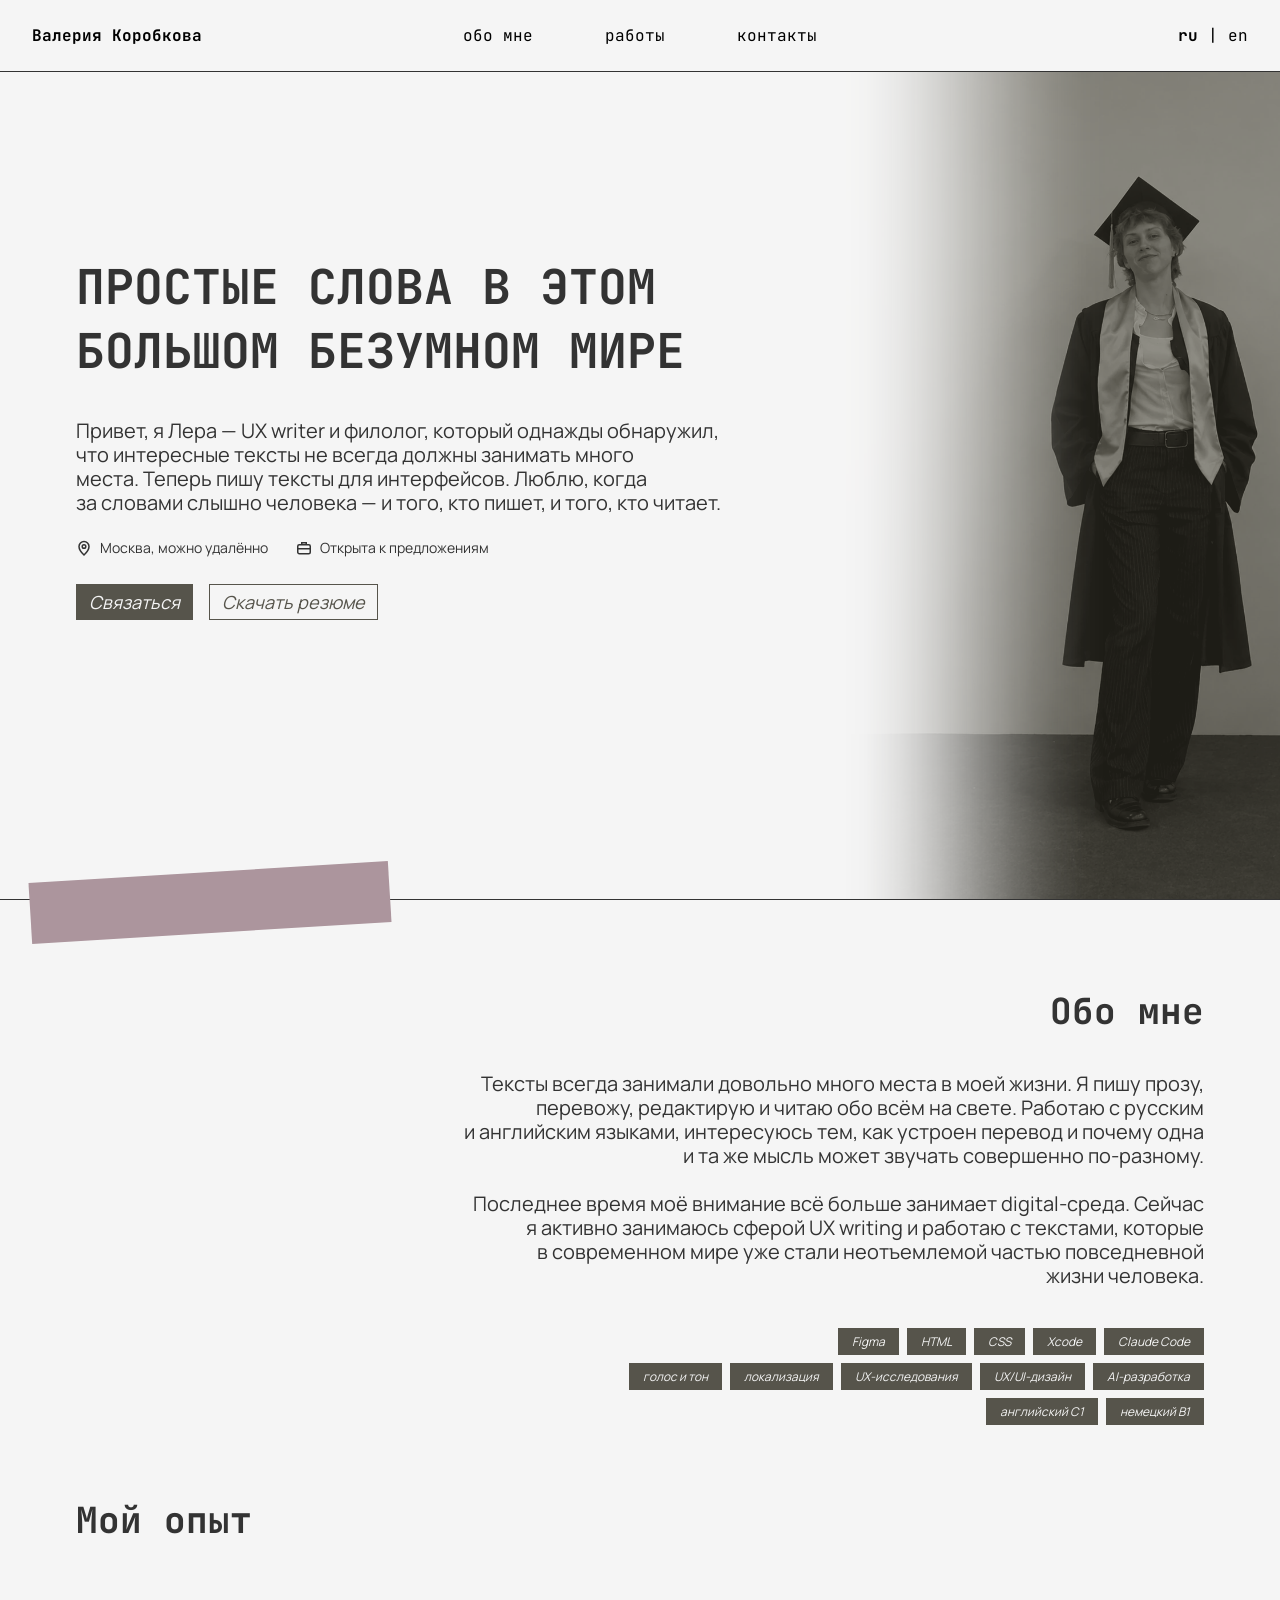
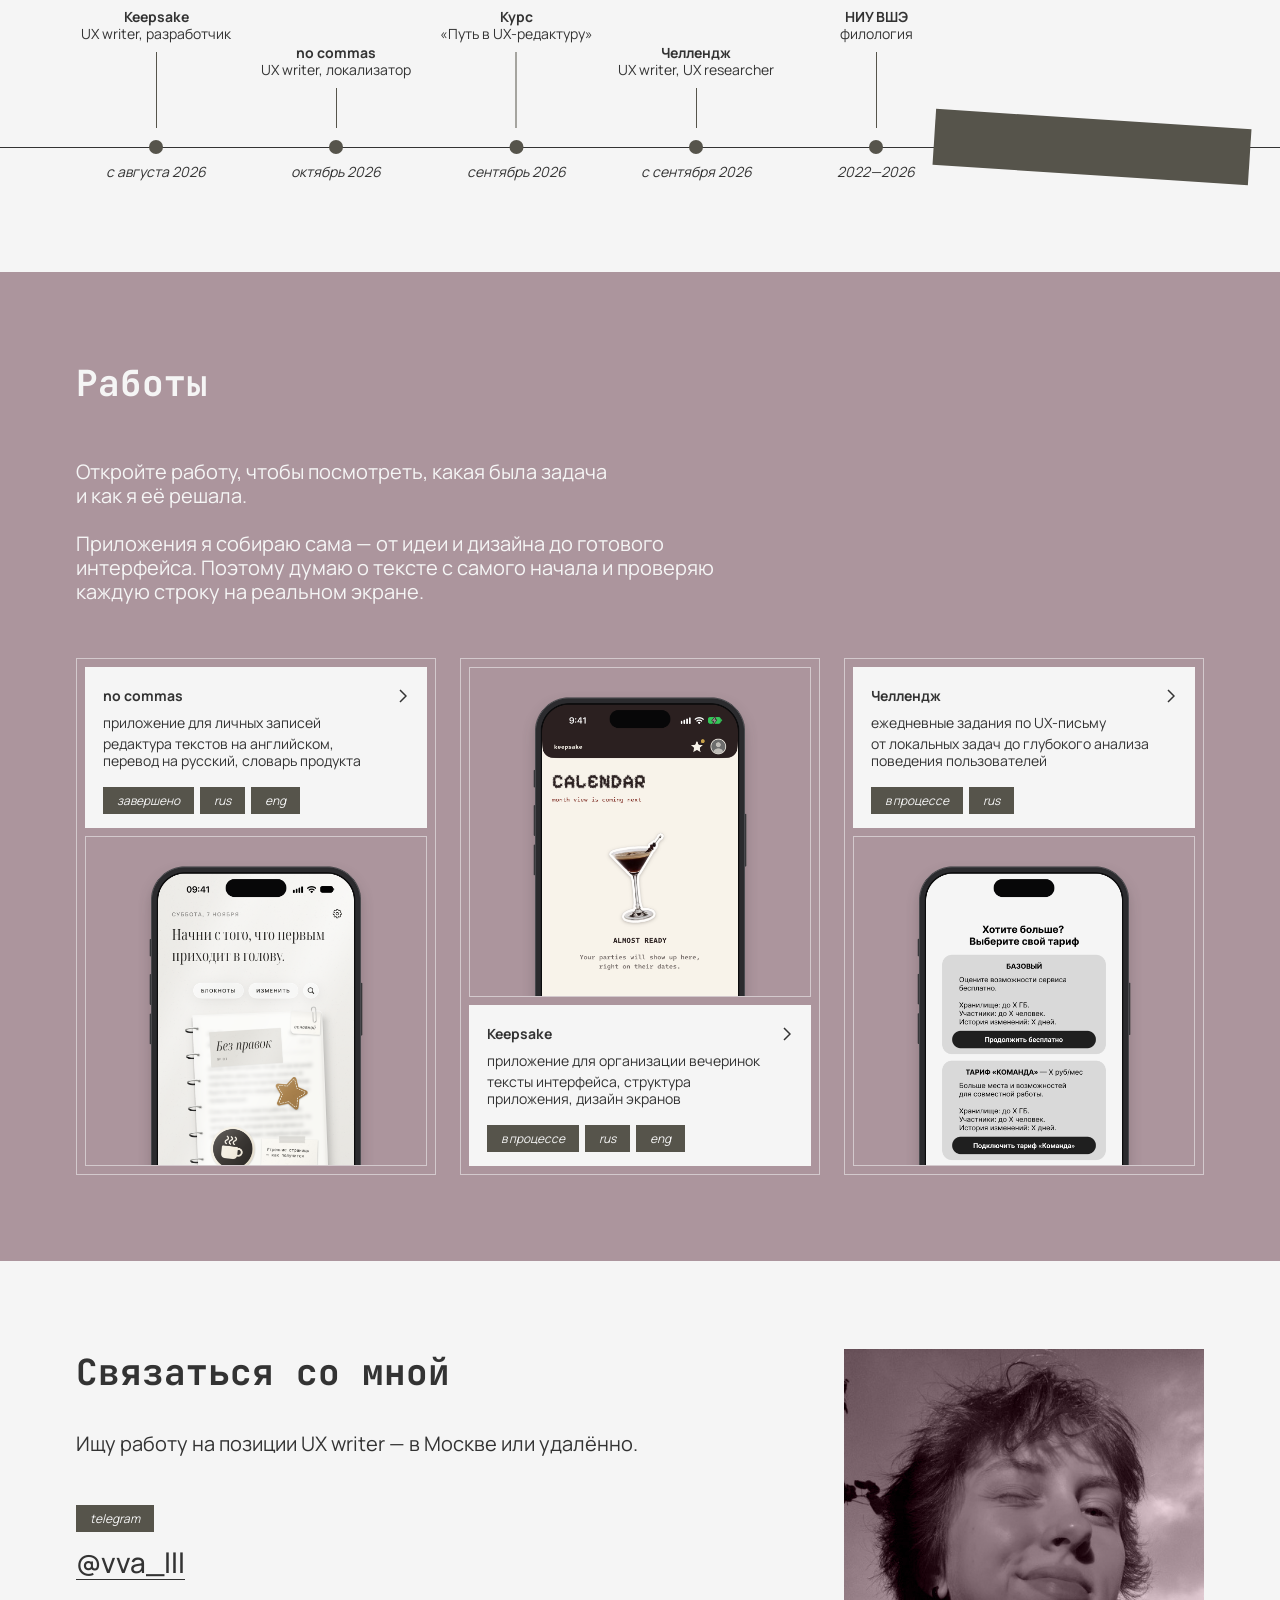
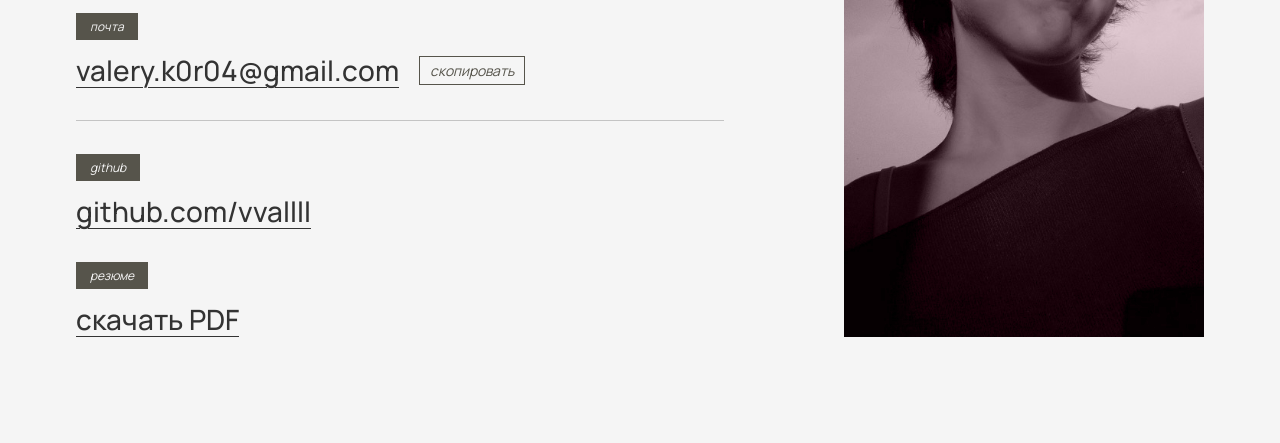
<file: index.html>
<!doctype html>
<html lang="ru">
<head>
  <meta charset="utf-8">
  <meta name="viewport" content="width=device-width, initial-scale=1">
  <title>Валерия Коробкова, UX&nbsp;writer — портфолио</title>
  <meta name="description" content="Валерия Коробкова, UX writer: тексты интерфейсов, редактура и перевод.">
  <link rel="icon" href="assets/favicon.svg" type="image/svg+xml">
  <link rel="icon" href="assets/favicon-32.png" sizes="32x32" type="image/png">
  <link rel="apple-touch-icon" href="assets/apple-touch-icon.png">
  <link rel="preconnect" href="https://fonts.googleapis.com">
  <link rel="preconnect" href="https://fonts.gstatic.com" crossorigin>
  <link href="https://fonts.googleapis.com/css2?family=Manrope:wght@400;600;700&family=JetBrains+Mono:wght@400;700&display=swap" rel="stylesheet">
  <link rel="alternate" hreflang="ru" href="index.html">
  <link rel="alternate" hreflang="en" href="en/index.html">
  <link rel="stylesheet" href="assets/css/style.css">
  <script src="assets/js/menu.js" defer></script>
</head>
<body>

<header class="header">
  <a class="header__name" href="index.html">Валерия Коробкова</a>
  <button class="header__burger" type="button" aria-expanded="false" aria-controls="menu" aria-label="Открыть меню" data-open="Открыть меню" data-close="Закрыть меню"><span></span><span></span></button>
  <div class="header__menu" id="menu">
    <nav class="header__nav">
      <a href="#about">обо мне</a>
      <a href="#projects">работы</a>
      <a href="#contacts">контакты</a>
    </nav>
    <div class="header__lang"><b>ru</b><span>|</span><a href="en/index.html" hreflang="en" lang="en">en</a></div>
  </div>
</header>

<main>

  <section class="hero">
    <div class="wrap">
      <h1 class="h1">Простые слова в&nbsp;этом <br>большом безумном&nbsp;мире</h1>
      <p class="hero__text hero__text--intro">Привет, я&nbsp;Лера&nbsp;— UX&nbsp;writer и&nbsp;филолог, который однажды обнаружил, что интересные тексты не&nbsp;всегда должны занимать много места. Теперь пишу тексты для интерфейсов. Люблю, когда за&nbsp;словами слышно человека&nbsp;— и&nbsp;того, кто пишет, и&nbsp;того, кто читает.</p>
      <ul class="hero__meta">
        <li><svg viewBox="0 0 16 16" aria-hidden="true"><path d="M8 15s5-4.6 5-8.5A5 5 0 0 0 3 6.5C3 10.4 8 15 8 15Z" fill="none" stroke="currentColor" stroke-width="1.5"/><circle cx="8" cy="6.5" r="1.8" fill="none" stroke="currentColor" stroke-width="1.5"/></svg>Москва, можно удалённо</li>
        <li><svg viewBox="0 0 16 16" aria-hidden="true"><rect x="1.75" y="4.75" width="12.5" height="9" rx="1.5" fill="none" stroke="currentColor" stroke-width="1.5"/><path d="M5.75 4.75v-2h4.5v2M1.75 8.75h12.5" fill="none" stroke="currentColor" stroke-width="1.5"/></svg>Открыта к&nbsp;предложениям</li>
      </ul>
      <div class="hero__actions">
        <a class="btn" href="#contacts">Связаться</a>
        <a class="btn btn--line" href="assets/cv/korobkova-ux-writer-ru.pdf" download="Резюме — Валерия Коробкова, UX writer.pdf">Скачать резюме</a>
      </div>
    </div>
    <div class="hero__block hero__block--fade">
      <img class="hero__photo" src="assets/img/hero/photo.webp" width="1086" height="1448" alt="Лера в мантии выпускника">
    </div>
    <div class="tape tape--mauve tape--home"></div>
  </section>

  <section class="about" id="about">
    <div class="wrap">
      <h2 class="h2 about__title">Обо мне</h2>
      <div class="text about__text">
        <p>Тексты всегда занимали довольно много места в&nbsp;моей жизни. Я&nbsp;пишу прозу, перевожу, редактирую и&nbsp;читаю обо всём на&nbsp;свете. Работаю с&nbsp;русским и&nbsp;английским языками, интересуюсь тем, как устроен перевод и&nbsp;почему одна и&nbsp;та&nbsp;же&nbsp;мысль может звучать совершенно <span class="nobr">по-разному</span>.</p>
        <p>Последнее время моё внимание всё больше занимает <span class="nobr">digital-среда</span>. Сейчас я&nbsp;активно занимаюсь сферой UX&nbsp;writing и&nbsp;работаю с&nbsp;текстами, которые в&nbsp;современном мире уже стали неотъемлемой частью повседневной жизни человека.</p>
      </div>

      <div class="skills">
        <ul class="skills__row" aria-label="Инструменты"><li class="tag">Figma</li><li class="tag">HTML</li><li class="tag">CSS</li><li class="tag">Xcode</li><li class="tag">Claude Code</li></ul>
        <ul class="skills__row" aria-label="Что умею"><li class="tag">голос и&nbsp;тон</li><li class="tag">локализация</li><li class="tag"><span class="nobr">UX-исследования</span></li><li class="tag">UX/<span class="nobr">UI-дизайн</span></li><li class="tag"><span class="nobr">AI-разработка</span></li></ul>
        <ul class="skills__row" aria-label="Языки"><li class="tag">английский C1</li><li class="tag">немецкий B1</li></ul>
      </div>

      <h2 class="h2">Мой опыт</h2>

      <div class="timeline">
        <ol>
          <li><span class="tl__label"><b><a href="projects/keepsake.html">Keepsake</a></b><span>UX&nbsp;writer, разработчик</span></span><time>с&nbsp;августа 2026</time></li>
          <li><span class="tl__label"><b><a href="projects/no-commas.html">no&nbsp;commas</a></b><span>UX&nbsp;writer, локализатор</span></span><time>октябрь 2026</time></li>
          <li><span class="tl__label"><b>Курс</b><span>«Путь в&nbsp;<span class="nobr">UX-редактуру</span>»</span></span><time>сентябрь 2026</time></li>
          <li><span class="tl__label"><b><a href="projects/challenge.html">Челлендж</a></b><span>UX&nbsp;writer, UX&nbsp;researcher</span></span><time>с&nbsp;сентября 2026</time></li>
          <li><span class="tl__label"><b>НИУ ВШЭ</b><span>филология</span></span><time>2022—2026</time></li>
        </ol>
        <div class="tape tape--dark tape--timeline"></div>
      </div>
    </div>
  </section>

  <section class="projects" id="projects">
    <div class="wrap">
      <h2 class="h2">Работы</h2>
      <div class="text">
        <p>Откройте работу, чтобы посмотреть, какая была задача и&nbsp;как я&nbsp;её&nbsp;решала.</p>
        <p>Приложения я&nbsp;собираю сама&nbsp;— от&nbsp;идеи и&nbsp;дизайна до&nbsp;готового интерфейса. Поэтому думаю о&nbsp;тексте с&nbsp;самого начала и&nbsp;проверяю каждую строку на&nbsp;реальном экране.</p>
      </div>

      <div class="cards">
        <a class="card" href="projects/no-commas.html">
          <div class="card__info">
            <b>no&nbsp;commas</b>
            приложение для&nbsp;личных записей
            <span class="card__tasks">редактура текстов на&nbsp;английском, перевод на&nbsp;русский, словарь продукта</span>
            <div class="card__tags"><span>завершено</span><span>rus</span><span>eng</span></div>
            <svg class="chev" viewBox="0 0 8 14" aria-hidden="true"><path d="M1 1l6 6-6 6" fill="none" stroke="currentColor" stroke-width="1.5"/></svg>
          </div>
          <div class="card__pic"><img class="card__phone" src="assets/img/no-commas/hero-ru-home.png" width="944" height="1836" alt="" loading="lazy"></div>
        </a>

        <a class="card card--flip" href="projects/keepsake.html">
          <div class="card__info">
            <b>Keepsake</b>
            приложение для&nbsp;организации вечеринок
            <span class="card__tasks">тексты интерфейса, структура приложения, дизайн экранов</span>
            <div class="card__tags"><span>в&nbsp;процессе</span><span>rus</span><span>eng</span></div>
            <svg class="chev" viewBox="0 0 8 14" aria-hidden="true"><path d="M1 1l6 6-6 6" fill="none" stroke="currentColor" stroke-width="1.5"/></svg>
          </div>
          <div class="card__pic"><img class="card__phone" src="assets/img/keepsake/hero-calendar.png" width="944" height="1836" alt="" loading="lazy"></div>
        </a>

        <a class="card" href="projects/challenge.html">
          <div class="card__info">
            <b>Челлендж</b>
            ежедневные задания по&nbsp;<span class="nobr">UX-письму</span>
            <span class="card__tasks">от&nbsp;локальных задач до&nbsp;глубокого анализа поведения пользователей</span>
            <div class="card__tags"><span>в&nbsp;процессе</span><span>rus</span></div>
            <svg class="chev" viewBox="0 0 8 14" aria-hidden="true"><path d="M1 1l6 6-6 6" fill="none" stroke="currentColor" stroke-width="1.5"/></svg>
          </div>
          <div class="card__pic"><img class="card__phone" src="assets/img/challenge/hero-pricing.png" width="944" height="1832" alt="" loading="lazy"></div>
        </a>
      </div>
    </div>
  </section>

  <section class="contacts" id="contacts">
    <div class="wrap">
      <div class="grid12">
        <div class="contacts__main">
          <h2 class="h2">Связаться со&nbsp;мной</h2>
          <p class="contacts__lead">Ищу работу на&nbsp;позиции UX&nbsp;writer&nbsp;— в&nbsp;Москве или удалённо.</p>
          <dl class="contacts__list">
            <div><dt class="tag">telegram</dt><dd><a href="https://t.me/vva_lll">@vva_lll</a></dd></div>
            <div><dt class="tag">почта</dt><dd><a href="mailto:valery.k0r04@gmail.com">valery.k0r04@gmail.com</a><button class="btn btn--line contacts__copy" type="button" data-copy="valery.k0r04@gmail.com" aria-live="polite">скопировать</button></dd></div>
            <div class="contacts__more"><dt class="tag">github</dt><dd><a href="https://github.com/vvallll">github.com/vvallll</a></dd></div>
            <div><dt class="tag">резюме</dt><dd><a href="assets/cv/korobkova-ux-writer-ru.pdf" download="Резюме — Валерия Коробкова, UX writer.pdf">скачать PDF</a></dd></div>
          </dl>
        </div>
        <div class="contacts__photo"><img src="assets/img/contacts/photo.jpg" width="1024" height="768" alt="Лера на улице на закате" loading="lazy"></div>
      </div>
    </div>
  </section>

</main>
  <script>
    /* «скопировать» у почты: адрес в буфер, на 2 секунды «скопировано» */
    document.querySelectorAll('[data-copy]').forEach(function (btn) {
      btn.addEventListener('click', function () {
        var text = btn.getAttribute('data-copy');
        function done() {
          btn.textContent = 'скопировано';
          setTimeout(function () { btn.textContent = 'скопировать'; }, 2000);
        }
        function fallback() {
          var t = document.createElement('textarea');
          t.value = text; document.body.appendChild(t); t.select();
          try { document.execCommand('copy'); done(); } catch (e) {}
          t.remove();
        }
        if (navigator.clipboard) navigator.clipboard.writeText(text).then(done, fallback); else fallback();
      });
    });
  </script>
</body>
</html>
</file>
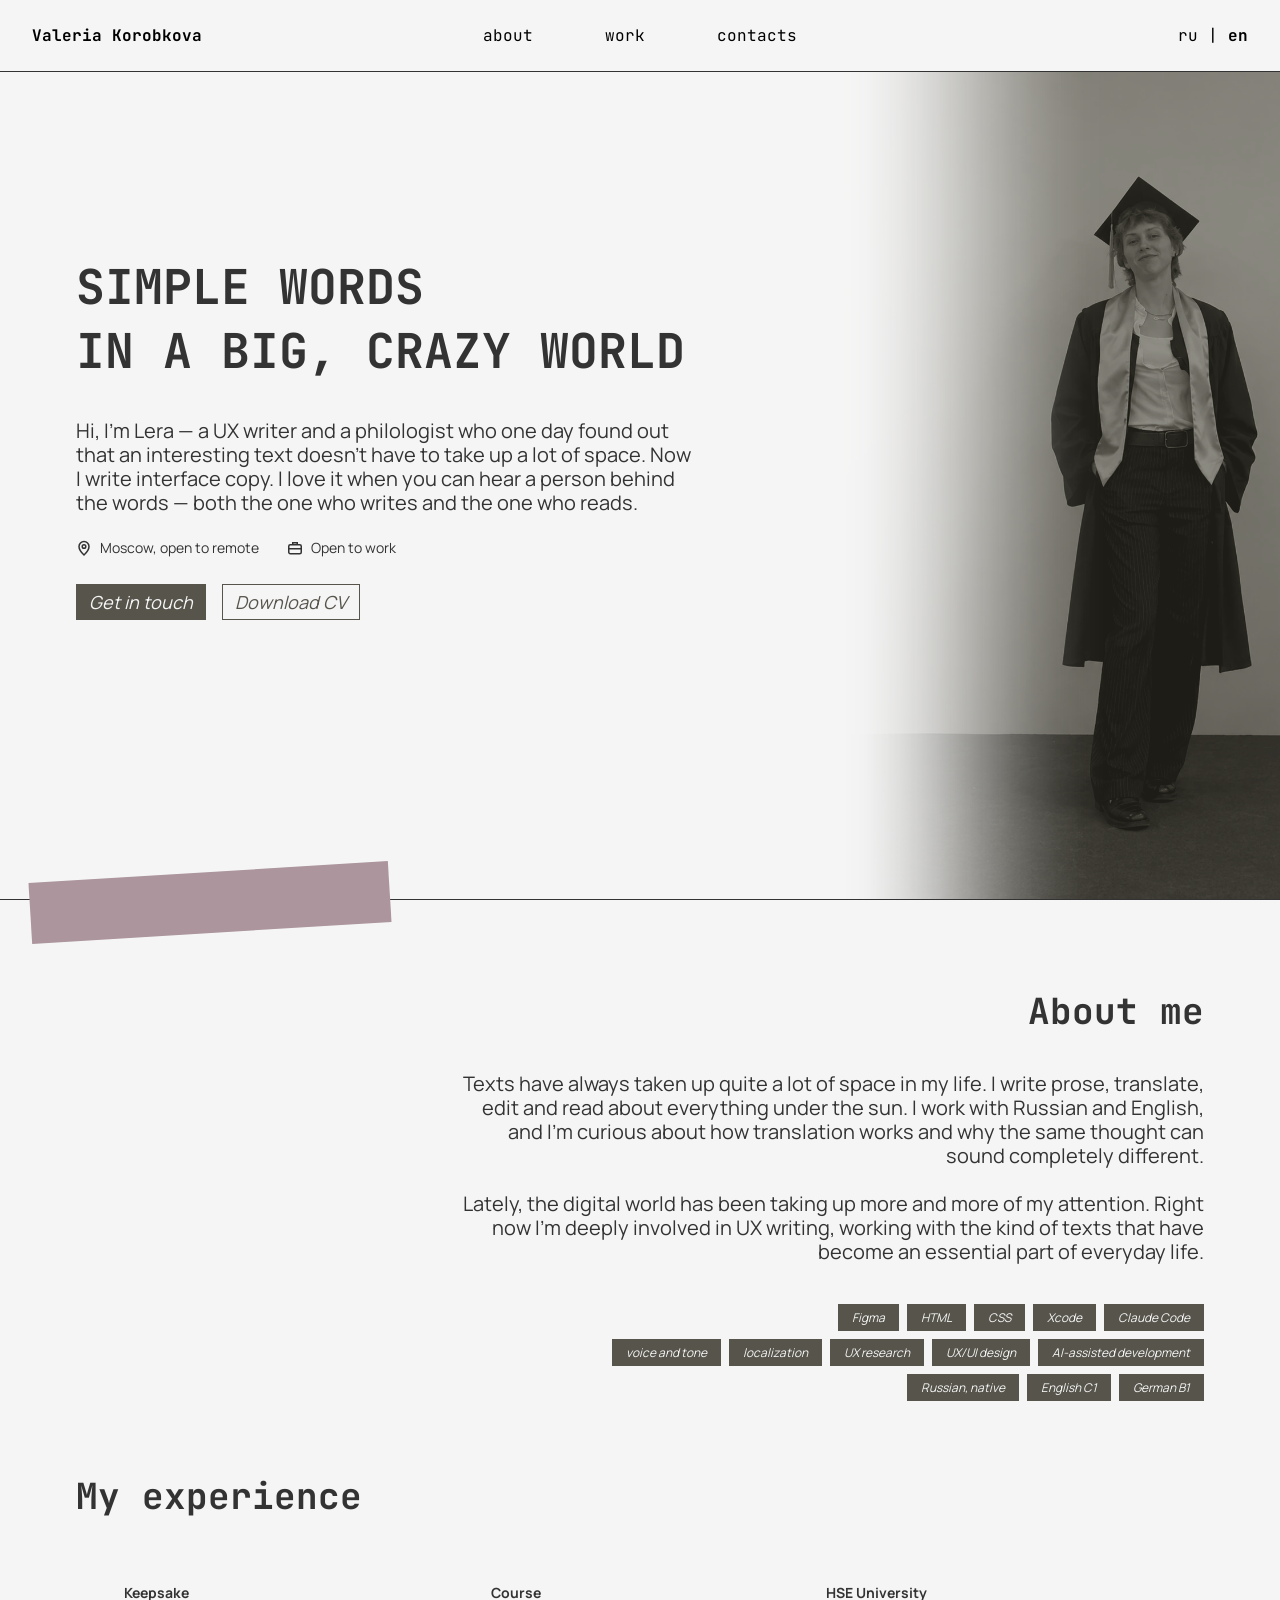
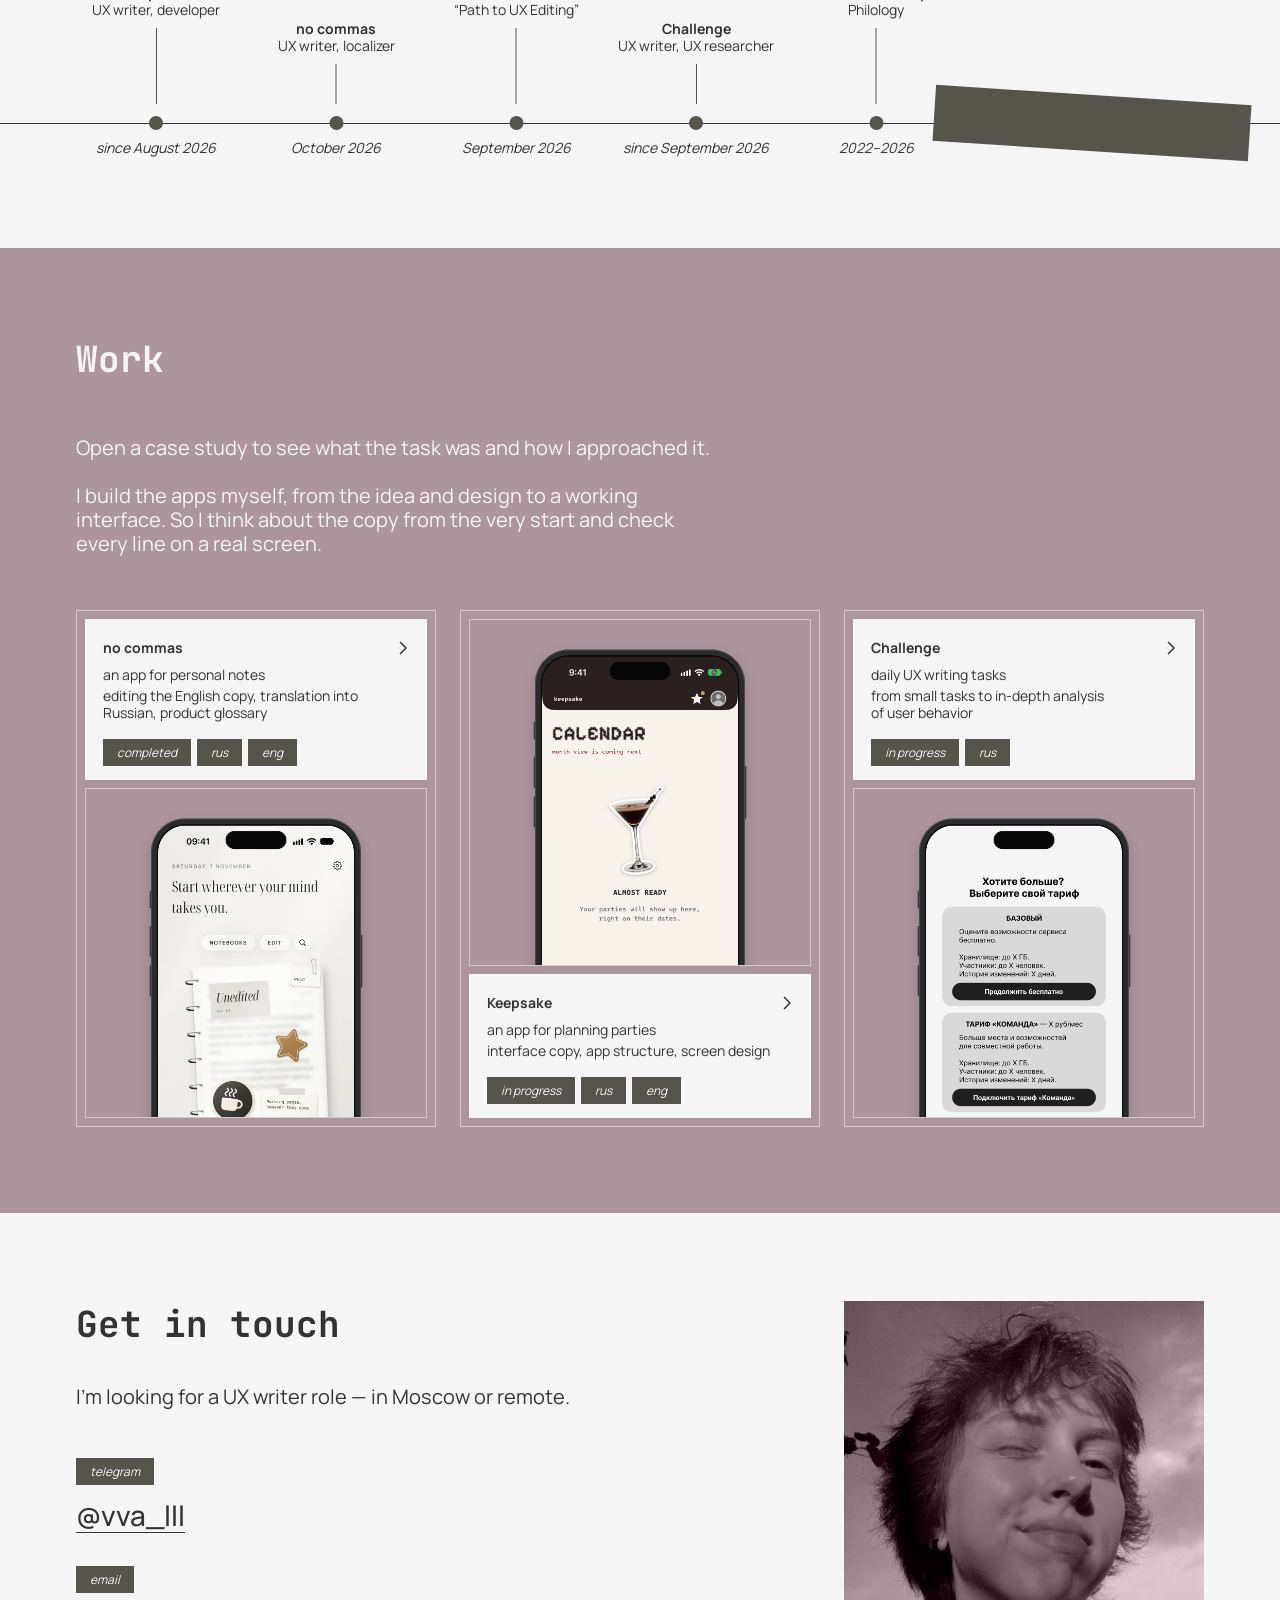
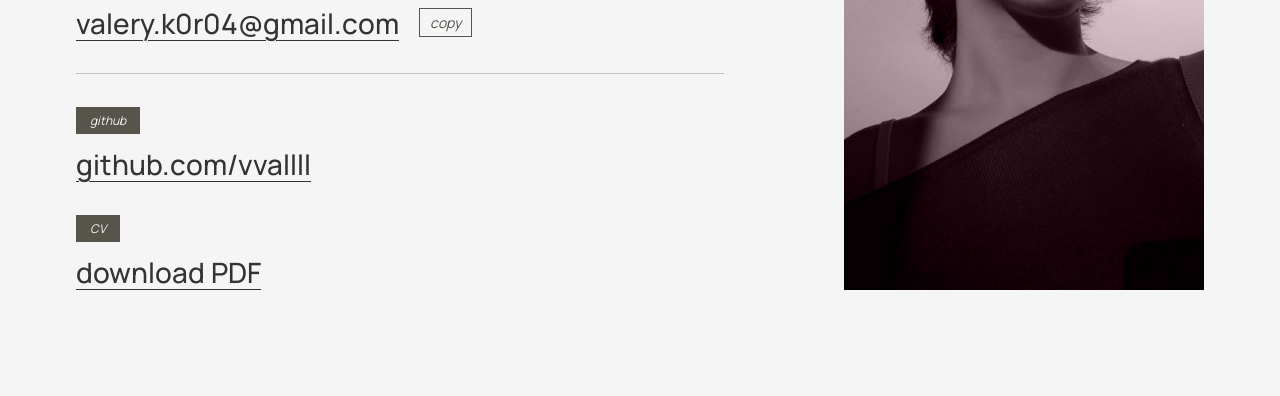
<file: en/index.html>
<!doctype html>
<html lang="en">
<head>
  <meta charset="utf-8">
  <meta name="viewport" content="width=device-width, initial-scale=1">
  <title>Valeria Korobkova, UX writer — portfolio</title>
  <meta name="description" content="Valeria Korobkova, UX writer: interface copy, editing and translation.">
  <link rel="icon" href="../assets/favicon.svg" type="image/svg+xml">
  <link rel="icon" href="../assets/favicon-32.png" sizes="32x32" type="image/png">
  <link rel="apple-touch-icon" href="../assets/apple-touch-icon.png">
  <link rel="preconnect" href="https://fonts.googleapis.com">
  <link rel="preconnect" href="https://fonts.gstatic.com" crossorigin>
  <link href="https://fonts.googleapis.com/css2?family=Manrope:wght@400;600;700&family=JetBrains+Mono:wght@400;700&display=swap" rel="stylesheet">
  <link rel="alternate" hreflang="ru" href="../index.html">
  <link rel="alternate" hreflang="en" href="index.html">
  <link rel="stylesheet" href="../assets/css/style.css">
  <script src="../assets/js/menu.js" defer></script>
</head>
<body>

<header class="header">
  <a class="header__name" href="index.html">Valeria Korobkova</a>
  <button class="header__burger" type="button" aria-expanded="false" aria-controls="menu" aria-label="Open menu" data-open="Open menu" data-close="Close menu"><span></span><span></span></button>
  <div class="header__menu" id="menu">
    <nav class="header__nav">
      <a href="#about">about</a>
      <a href="#projects">work</a>
      <a href="#contacts">contacts</a>
    </nav>
    <div class="header__lang"><a href="../index.html" hreflang="ru" lang="ru">ru</a><span>|</span><b>en</b></div>
  </div>
</header>

<main>

  <section class="hero">
    <div class="wrap">
      <h1 class="h1">Simple words <br>in&nbsp;a&nbsp;big, crazy world</h1>
      <p class="hero__text hero__text--intro">Hi, I’m Lera&nbsp;— a&nbsp;UX&nbsp;writer and a&nbsp;philologist who one day found out that an&nbsp;interesting text doesn’t have to&nbsp;take up&nbsp;a&nbsp;lot of&nbsp;space. Now I&nbsp;write interface copy. I&nbsp;love it&nbsp;when you can hear a&nbsp;person behind the words&nbsp;— both the one who writes and the one who reads.</p>
      <ul class="hero__meta">
        <li><svg viewBox="0 0 16 16" aria-hidden="true"><path d="M8 15s5-4.6 5-8.5A5 5 0 0 0 3 6.5C3 10.4 8 15 8 15Z" fill="none" stroke="currentColor" stroke-width="1.5"/><circle cx="8" cy="6.5" r="1.8" fill="none" stroke="currentColor" stroke-width="1.5"/></svg>Moscow, open to&nbsp;remote</li>
        <li><svg viewBox="0 0 16 16" aria-hidden="true"><rect x="1.75" y="4.75" width="12.5" height="9" rx="1.5" fill="none" stroke="currentColor" stroke-width="1.5"/><path d="M5.75 4.75v-2h4.5v2M1.75 8.75h12.5" fill="none" stroke="currentColor" stroke-width="1.5"/></svg>Open to&nbsp;work</li>
      </ul>
      <div class="hero__actions">
        <a class="btn" href="#contacts">Get in&nbsp;touch</a>
        <a class="btn btn--line" href="../assets/cv/korobkova-ux-writer-en.pdf" download="CV — Valeria Korobkova, UX writer.pdf">Download CV</a>
      </div>
    </div>
    <div class="hero__block hero__block--fade">
      <img class="hero__photo" src="../assets/img/hero/photo.webp" width="1086" height="1448" alt="Lera in a graduation gown">
    </div>
    <div class="tape tape--mauve tape--home"></div>
  </section>

  <section class="about" id="about">
    <div class="wrap">
      <h2 class="h2 about__title">About me</h2>
      <div class="text about__text">
        <p>Texts have always taken up&nbsp;quite a&nbsp;lot of&nbsp;space in&nbsp;my&nbsp;life. I&nbsp;write prose, translate, edit and read about everything under the sun. I&nbsp;work with Russian and English, and I’m curious about how translation works and why the same thought can sound completely different.</p>
        <p>Lately, the digital world has been taking up&nbsp;more and more of&nbsp;my&nbsp;attention. Right now I’m deeply involved in&nbsp;UX&nbsp;writing, working with the kind of&nbsp;texts that have become an&nbsp;essential part of&nbsp;everyday life.</p>
      </div>

      <div class="skills">
        <ul class="skills__row" aria-label="Tools"><li class="tag">Figma</li><li class="tag">HTML</li><li class="tag">CSS</li><li class="tag">Xcode</li><li class="tag">Claude Code</li></ul>
        <ul class="skills__row" aria-label="What I do"><li class="tag">voice and tone</li><li class="tag">localization</li><li class="tag">UX&nbsp;research</li><li class="tag">UX/UI&nbsp;design</li><li class="tag"><span class="nobr">AI-assisted</span> development</li></ul>
        <ul class="skills__row" aria-label="Languages"><li class="tag">Russian, native</li><li class="tag">English C1</li><li class="tag">German B1</li></ul>
      </div>

      <h2 class="h2">My&nbsp;experience</h2>

      <div class="timeline">
        <ol>
          <li><span class="tl__label"><b><a href="projects/keepsake.html">Keepsake</a></b><span>UX&nbsp;writer, developer</span></span><time>since August 2026</time></li>
          <li><span class="tl__label"><b><a href="projects/no-commas.html">no&nbsp;commas</a></b><span>UX&nbsp;writer, localizer</span></span><time>October 2026</time></li>
          <li><span class="tl__label"><b>Course</b><span>“Path to&nbsp;UX&nbsp;Editing”</span></span><time>September 2026</time></li>
          <li><span class="tl__label"><b><a href="projects/challenge.html">Challenge</a></b><span>UX&nbsp;writer, UX&nbsp;researcher</span></span><time>since September 2026</time></li>
          <li><span class="tl__label"><b>HSE University</b><span>Philology</span></span><time>2022–2026</time></li>
        </ol>
        <div class="tape tape--dark tape--timeline"></div>
      </div>
    </div>
  </section>

  <section class="projects" id="projects">
    <div class="wrap">
      <h2 class="h2">Work</h2>
      <div class="text">
        <p>Open a&nbsp;case study to&nbsp;see what the task was and how I&nbsp;approached it.</p>
        <p>I&nbsp;build the apps myself, from the idea and design to&nbsp;a&nbsp;working interface. So&nbsp;I&nbsp;think about the copy from the very start and check every line on&nbsp;a&nbsp;real screen.</p>
      </div>

      <div class="cards">
        <a class="card" href="projects/no-commas.html">
          <div class="card__info">
            <b>no&nbsp;commas</b>
            an&nbsp;app for personal notes
            <span class="card__tasks">editing the English copy, translation into Russian, product glossary</span>
            <div class="card__tags"><span>completed</span><span>rus</span><span>eng</span></div>
            <svg class="chev" viewBox="0 0 8 14" aria-hidden="true"><path d="M1 1l6 6-6 6" fill="none" stroke="currentColor" stroke-width="1.5"/></svg>
          </div>
          <div class="card__pic"><img class="card__phone" src="../assets/img/no-commas/hero-en-home.png" width="944" height="1836" alt="" loading="lazy"></div>
        </a>

        <a class="card card--flip" href="projects/keepsake.html">
          <div class="card__info">
            <b>Keepsake</b>
            an&nbsp;app for planning parties
            <span class="card__tasks">interface copy, app structure, screen design</span>
            <div class="card__tags"><span>in&nbsp;progress</span><span>rus</span><span>eng</span></div>
            <svg class="chev" viewBox="0 0 8 14" aria-hidden="true"><path d="M1 1l6 6-6 6" fill="none" stroke="currentColor" stroke-width="1.5"/></svg>
          </div>
          <div class="card__pic"><img class="card__phone" src="../assets/img/keepsake/hero-calendar.png" width="944" height="1836" alt="" loading="lazy"></div>
        </a>

        <a class="card" href="projects/challenge.html">
          <div class="card__info">
            <b>Challenge</b>
            daily UX&nbsp;writing tasks
            <span class="card__tasks">from small tasks to&nbsp;<span class="nobr">in-depth</span> analysis of&nbsp;user behavior</span>
            <div class="card__tags"><span>in&nbsp;progress</span><span>rus</span></div>
            <svg class="chev" viewBox="0 0 8 14" aria-hidden="true"><path d="M1 1l6 6-6 6" fill="none" stroke="currentColor" stroke-width="1.5"/></svg>
          </div>
          <div class="card__pic"><img class="card__phone" src="../assets/img/challenge/hero-pricing.png" width="944" height="1832" alt="" loading="lazy"></div>
        </a>
      </div>
    </div>
  </section>

  <section class="contacts" id="contacts">
    <div class="wrap">
      <div class="grid12">
        <div class="contacts__main">
          <h2 class="h2">Get in&nbsp;touch</h2>
          <p class="contacts__lead">I’m looking for a&nbsp;UX&nbsp;writer role&nbsp;— in&nbsp;Moscow or&nbsp;remote.</p>
          <dl class="contacts__list">
            <div><dt class="tag">telegram</dt><dd><a href="https://t.me/vva_lll">@vva_lll</a></dd></div>
            <div><dt class="tag">email</dt><dd><a href="mailto:valery.k0r04@gmail.com">valery.k0r04@gmail.com</a><button class="btn btn--line contacts__copy" type="button" data-copy="valery.k0r04@gmail.com" aria-live="polite">copy</button></dd></div>
            <div class="contacts__more"><dt class="tag">github</dt><dd><a href="https://github.com/vvallll">github.com/vvallll</a></dd></div>
            <div><dt class="tag">CV</dt><dd><a href="../assets/cv/korobkova-ux-writer-en.pdf" download="CV — Valeria Korobkova, UX writer.pdf">download PDF</a></dd></div>
          </dl>
        </div>
        <div class="contacts__photo"><img src="../assets/img/contacts/photo.jpg" width="1024" height="768" alt="Lera outside at sunset" loading="lazy"></div>
      </div>
    </div>
  </section>

</main>
  <script>
    /* «copy» next to the email: puts the address on the clipboard, shows «copied» for 2 seconds */
    document.querySelectorAll('[data-copy]').forEach(function (btn) {
      btn.addEventListener('click', function () {
        var text = btn.getAttribute('data-copy');
        function done() {
          btn.textContent = 'copied';
          setTimeout(function () { btn.textContent = 'copy'; }, 2000);
        }
        function fallback() {
          var t = document.createElement('textarea');
          t.value = text; document.body.appendChild(t); t.select();
          try { document.execCommand('copy'); done(); } catch (e) {}
          t.remove();
        }
        if (navigator.clipboard) navigator.clipboard.writeText(text).then(done, fallback); else fallback();
      });
    });
  </script>
</body>
</html>
</file>
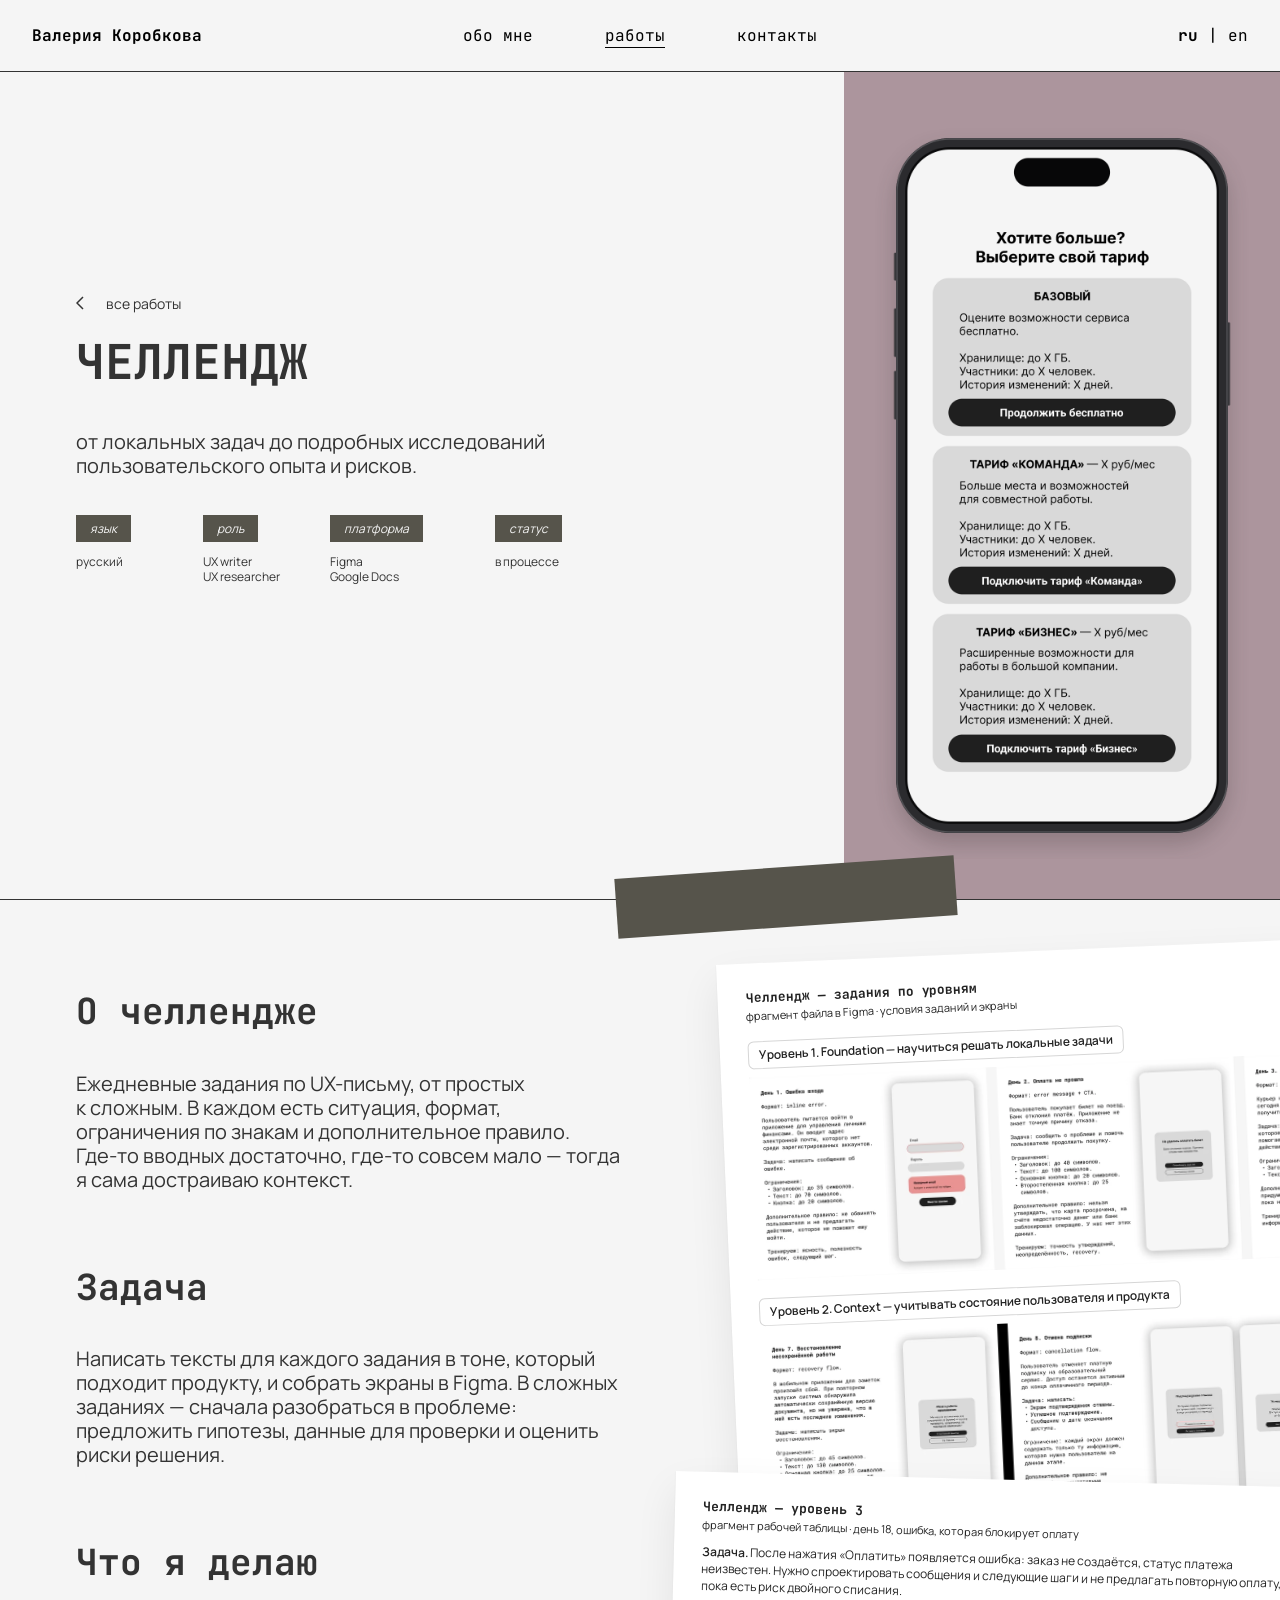
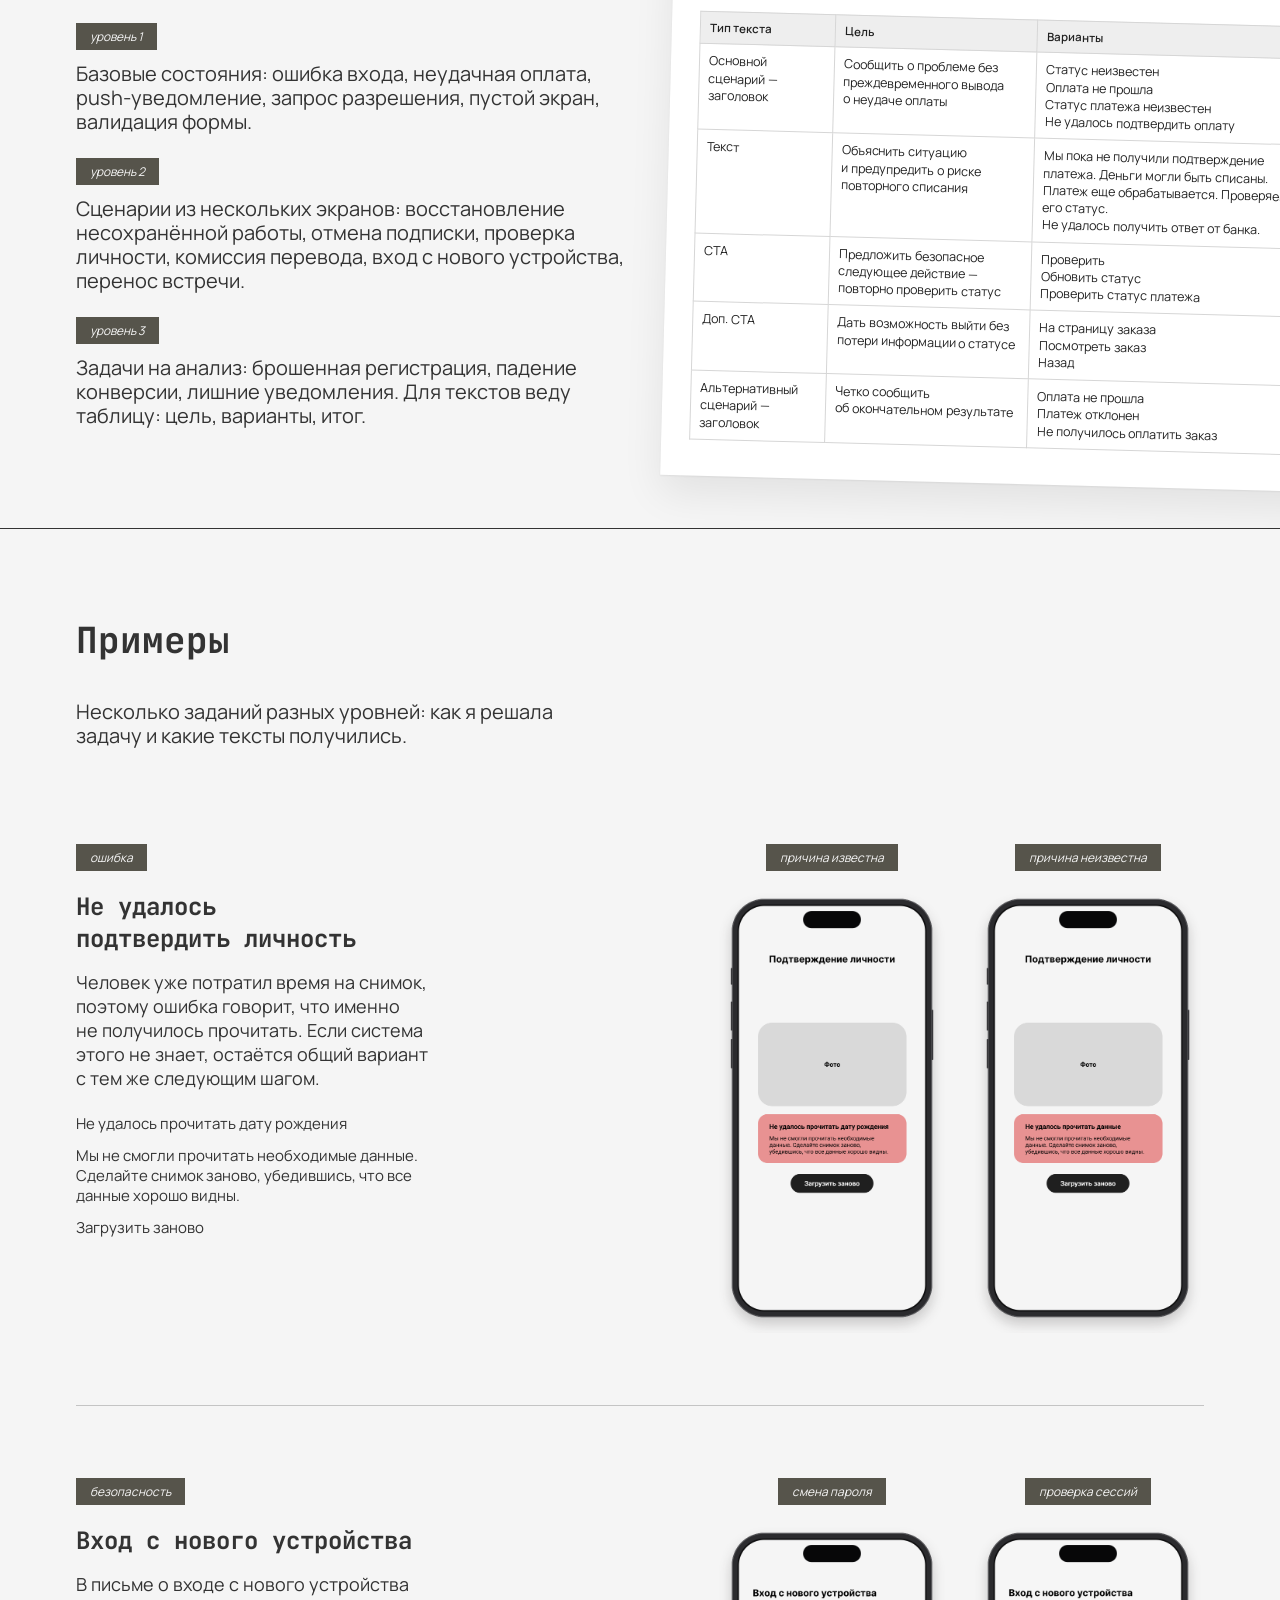
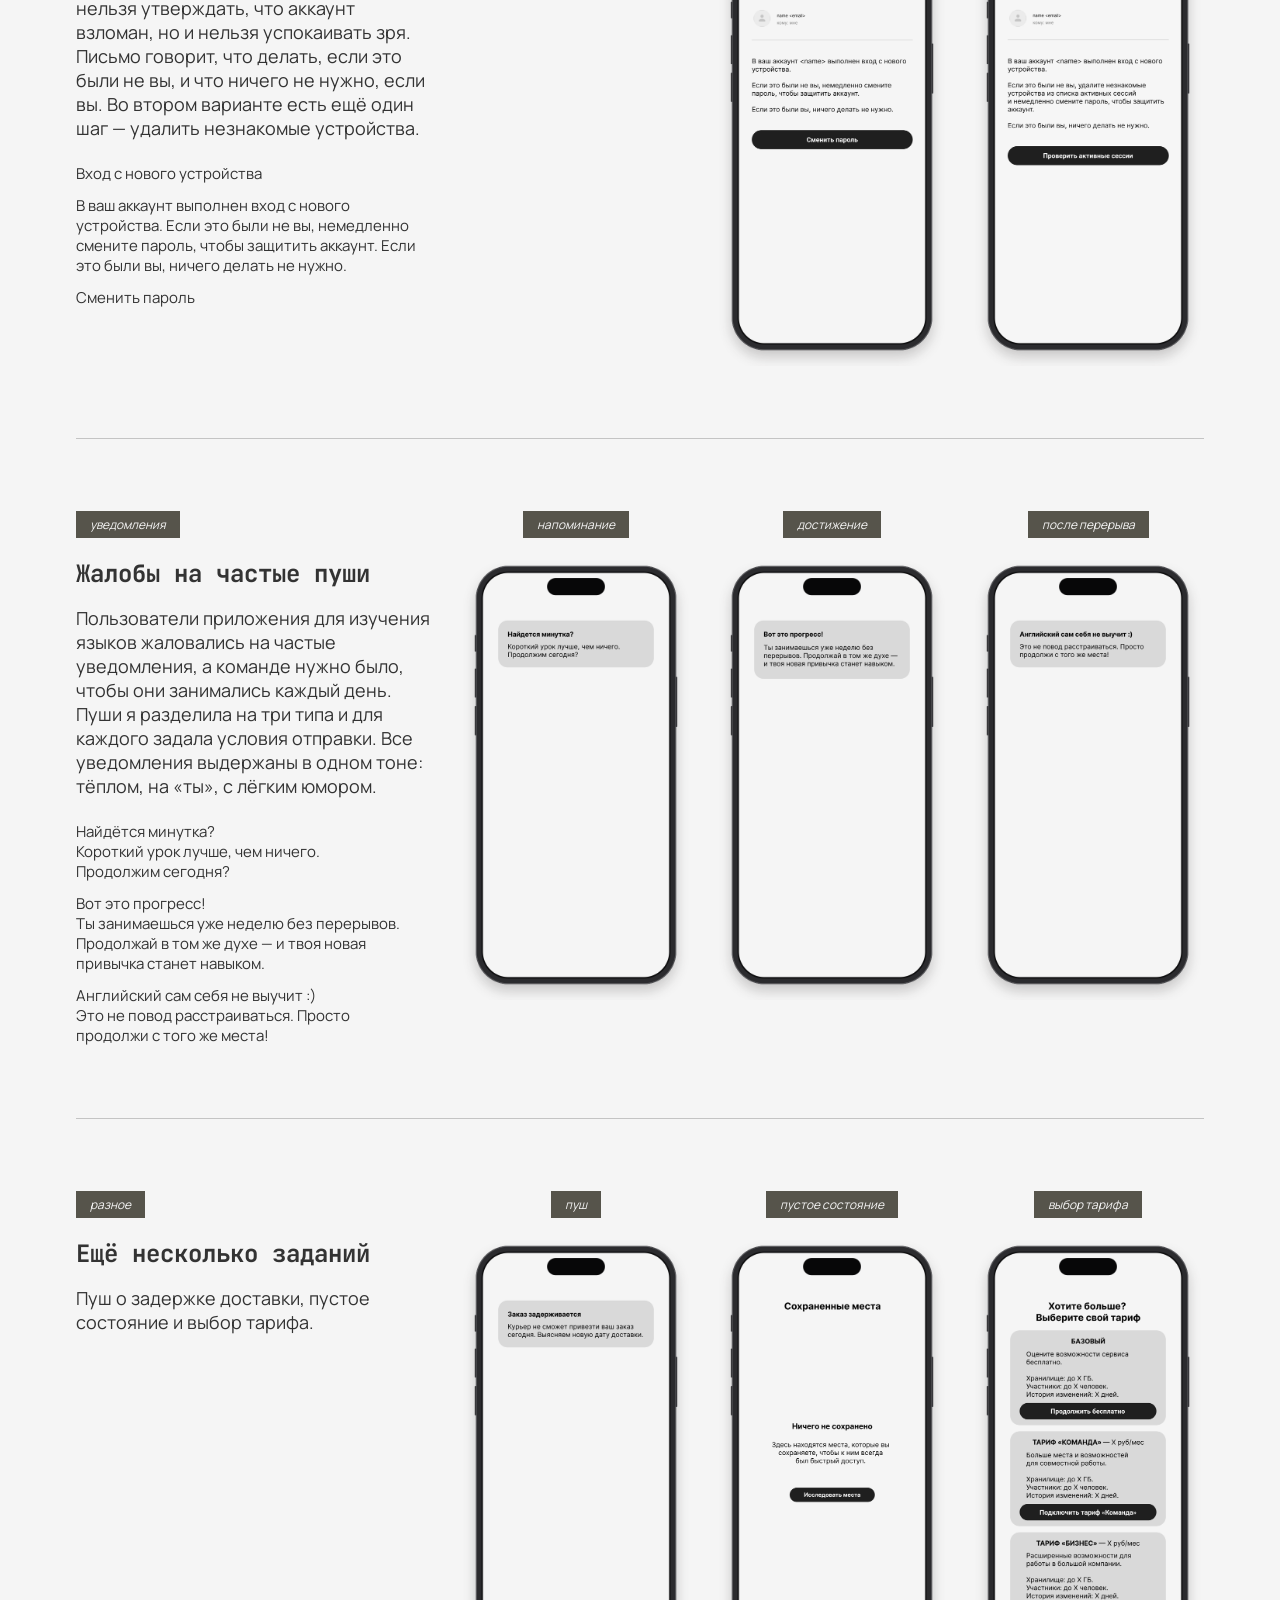
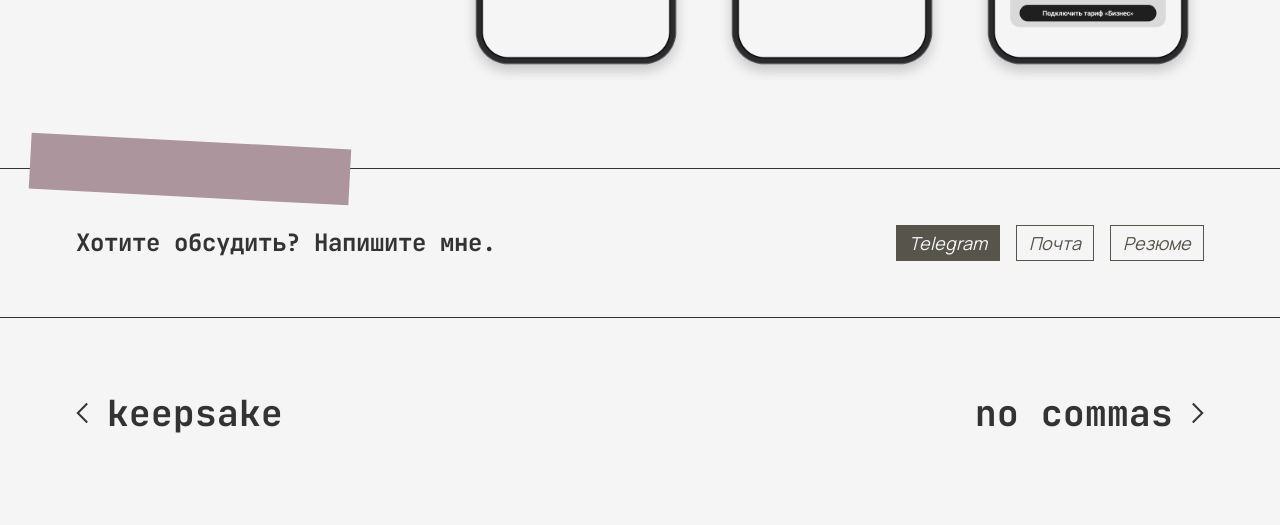
<file: projects/challenge.html>
<!doctype html>
<html lang="ru">
<head>
  <meta charset="utf-8">
  <meta name="viewport" content="width=device-width, initial-scale=1">
  <title>Челлендж — портфолио Валерии Коробковой</title>
  <link rel="icon" href="../assets/favicon.svg" type="image/svg+xml">
  <link rel="icon" href="../assets/favicon-32.png" sizes="32x32" type="image/png">
  <link rel="apple-touch-icon" href="../assets/apple-touch-icon.png">
  <link rel="preconnect" href="https://fonts.googleapis.com">
  <link rel="preconnect" href="https://fonts.gstatic.com" crossorigin>
  <link href="https://fonts.googleapis.com/css2?family=Manrope:wght@400;600;700&family=JetBrains+Mono:wght@400;700&display=swap" rel="stylesheet">
  <link rel="alternate" hreflang="ru" href="challenge.html">
  <link rel="alternate" hreflang="en" href="../en/projects/challenge.html">
  <link rel="stylesheet" href="../assets/css/style.css">
  <script src="../assets/js/menu.js" defer></script>
</head>
<body>

<header class="header">
  <a class="header__name" href="../index.html">Валерия Коробкова</a>
  <button class="header__burger" type="button" aria-expanded="false" aria-controls="menu" aria-label="Открыть меню" data-open="Открыть меню" data-close="Закрыть меню"><span></span><span></span></button>
  <div class="header__menu" id="menu">
    <nav class="header__nav">
      <a href="../index.html#about">обо мне</a>
      <a href="../index.html#projects" aria-current="true">работы</a>
      <a href="../index.html#contacts">контакты</a>
    </nav>
    <div class="header__lang"><b>ru</b><span>|</span><a href="../en/projects/challenge.html" hreflang="en" lang="en">en</a></div>
  </div>
</header>

<main>
  <section class="hero hero--project">
    <div class="wrap">
      <a class="back" href="../index.html#projects">
        <svg viewBox="0 0 8 14" width="8" height="14" aria-hidden="true"><path d="M7 1 1 7l6 6" fill="none" stroke="currentColor" stroke-width="1.5"/></svg>
        все работы
      </a>
      <h1 class="h1">Челлендж</h1>
      <p class="hero__text">от&nbsp;локальных задач до&nbsp;подробных исследований пользовательского опыта и&nbsp;рисков.</p>
      <dl class="facts">
        <div><dt class="tag">язык</dt><dd>русский</dd></div>
        <div><dt class="tag">роль</dt><dd>UX&nbsp;writer<br>UX&nbsp;researcher</dd></div>
        <div><dt class="tag">платформа</dt><dd>Figma<br>Google Docs</dd></div>
        <div><dt class="tag">статус</dt><dd>в&nbsp;процессе</dd></div>
      </dl>
    </div>
    <div class="hero__block hero__block--mauve">
      <img class="hero__phone" src="../assets/img/challenge/hero-pricing.png" width="944" height="1832" alt="Страница тарифов из челленджа: «Хотите больше? Выберите свой тариф»">
    </div>
    <div class="tape tape--dark tape--challenge"></div>
  </section>

  <section class="section product product--challenge">
    <div class="wrap">
      <div class="text">
        <div class="block">
          <h2 class="h2">О&nbsp;челлендже</h2>
          <p>Ежедневные задания по&nbsp;<span class="nobr">UX-письму</span>, от&nbsp;простых к&nbsp;сложным. В&nbsp;каждом есть ситуация, формат, ограничения по&nbsp;знакам и&nbsp;дополнительное правило. <span class="nobr">Где-то</span> вводных достаточно, <span class="nobr">где-то</span> совсем мало&nbsp;— тогда я&nbsp;сама достраиваю контекст.</p>
        </div>

        <div class="block">
          <h2 class="h2">Задача</h2>
          <p>Написать тексты для каждого задания в&nbsp;тоне, который подходит продукту, и&nbsp;собрать экраны в&nbsp;Figma. В&nbsp;сложных заданиях&nbsp;— сначала разобраться в&nbsp;проблеме: предложить гипотезы, данные для проверки и&nbsp;оценить риски решения.</p>
        </div>

        <div class="block block--did">
          <h2 class="h2">Что я&nbsp;делаю</h2>
          <div class="item">
            <span class="tag">уровень 1</span>
            <p>Базовые состояния: ошибка входа, неудачная оплата, <span class="nobr">push-уведомление</span>, запрос разрешения, пустой экран, валидация формы.</p>
          </div>
          <div class="item">
            <span class="tag">уровень 2</span>
            <p>Сценарии из&nbsp;нескольких экранов: восстановление несохранённой работы, отмена подписки, проверка личности, комиссия перевода, вход с&nbsp;нового устройства, перенос встречи.</p>
          </div>
          <div class="item">
            <span class="tag">уровень 3</span>
            <p>Задачи на&nbsp;анализ: брошенная регистрация, падение конверсии, лишние уведомления. Для текстов веду таблицу: цель, варианты, итог.</p>
          </div>
        </div>
      </div>
    </div>

    <!-- справа два листа: обзор заданий из Figma и кусок рабочей таблицы дня 18; обрезаны краем страницы -->
    <div class="sheets sheets--challenge" aria-hidden="true">
    <div class="sheet sheet--figma">
      <div class="sheet__title">Челлендж&nbsp;— задания по&nbsp;уровням</div>
      <div class="sheet__sub">фрагмент файла в&nbsp;Figma · условия заданий и&nbsp;экраны</div>
      <div class="figma-level"><span class="figma-level__name">Уровень 1. Foundation&nbsp;— научиться решать локальные задачи</span><img src="../assets/img/challenge/figma-level1.webp" width="1004" height="203" alt=""></div>
      <div class="figma-level"><span class="figma-level__name">Уровень 2. Context&nbsp;— учитывать состояние пользователя и&nbsp;продукта</span><img src="../assets/img/challenge/figma-level2.webp" width="1004" height="203" alt=""></div>
      <div class="figma-level"><span class="figma-level__name">Уровень 3. Product thinking&nbsp;— связывать контент с&nbsp;поведением пользователей</span><img src="../assets/img/challenge/figma-level3.webp" width="1004" height="203" alt=""></div>
    </div>
    <div class="sheet sheet--glossary">
      <div class="sheet__title">Челлендж&nbsp;— уровень 3</div>
      <div class="sheet__sub">фрагмент рабочей таблицы · день 18, ошибка, которая блокирует оплату</div>
      <p class="sheet__task"><b>Задача.</b> После нажатия «Оплатить» появляется ошибка: заказ не&nbsp;создаётся, статус платежа неизвестен. Нужно спроектировать сообщения и&nbsp;следующие шаги и&nbsp;не&nbsp;предлагать повторную оплату, пока есть риск двойного списания.</p>
      <table>
        <colgroup><col style="width:16%"><col style="width:24%"><col style="width:32%"><col style="width:28%"></colgroup>
        <thead><tr><th>Тип текста</th><th>Цель</th><th>Варианты</th><th>Итог</th></tr></thead>
        <tbody>
          <tr><td>Основной сценарий&nbsp;— заголовок</td><td>Сообщить о&nbsp;проблеме без преждевременного вывода о&nbsp;неудаче оплаты</td><td>Статус неизвестен<br>Оплата не&nbsp;прошла<br>Статус платежа неизвестен<br>Не&nbsp;удалось подтвердить оплату</td><td>Не&nbsp;удалось подтвердить оплату</td></tr>
          <tr><td>Текст</td><td>Объяснить ситуацию и&nbsp;предупредить о&nbsp;риске повторного списания</td><td>Мы&nbsp;пока не&nbsp;получили подтверждение платежа. Деньги могли быть списаны.<br>Платеж еще обрабатывается. Проверяем его статус.<br>Не&nbsp;удалось получить ответ от&nbsp;банка.</td><td>Пока не&nbsp;возвращайтесь к&nbsp;оплате. Мы&nbsp;можем еще раз проверить статус платежа, чтобы предотвратить повторное списание.</td></tr>
          <tr><td>CTA</td><td>Предложить безопасное следующее действие&nbsp;— повторно проверить статус</td><td>Проверить<br>Обновить статус<br>Проверить статус платежа</td><td>Проверить статус платежа</td></tr>
          <tr><td>Доп. CTA</td><td>Дать возможность выйти без потери информации о&nbsp;статусе</td><td>На&nbsp;страницу заказа<br>Посмотреть заказ<br>Назад</td><td>На&nbsp;страницу заказа</td></tr>
          <tr><td>Альтернативный сценарий&nbsp;— заголовок</td><td>Четко сообщить об&nbsp;окончательном результате</td><td>Оплата не&nbsp;прошла<br>Платеж отклонен<br>Не&nbsp;получилось оплатить заказ</td><td>Не&nbsp;получилось оплатить заказ</td></tr>
        </tbody>
      </table>
    </div>
    </div>
  </section>

  <section class="section results">
    <div class="wrap">
      <h2 class="h2">Примеры</h2>
      <div class="text">
        <p>Несколько заданий разных уровней: как я&nbsp;решала задачу и&nbsp;какие тексты получились.</p>
      </div>

      <div class="examples">
        <article class="ex">
          <div class="ex__text">
            <span class="tag">ошибка</span>
            <h3 class="h3">Не&nbsp;удалось подтвердить личность</h3>
            <p>Человек уже потратил время на&nbsp;снимок, поэтому ошибка говорит, что именно не&nbsp;получилось прочитать. Если система этого не&nbsp;знает, остаётся общий вариант с&nbsp;тем&nbsp;же&nbsp;следующим шагом.</p>
            <div class="lines">
              <p>Не&nbsp;удалось прочитать дату рождения</p>
              <p>Мы&nbsp;не&nbsp;смогли прочитать необходимые данные. Сделайте снимок заново, убедившись, что все данные хорошо видны.</p>
              <p>Загрузить заново</p>
            </div>
          </div>
          <div class="ex__phones ex__phones--two">
            <figure><figcaption class="tag">причина известна</figcaption><img src="../assets/img/challenge/d09-known.png" width="598" height="1159" loading="lazy" alt="Ошибка проверки личности: не удалось прочитать дату рождения"></figure>
            <figure><figcaption class="tag">причина неизвестна</figcaption><img src="../assets/img/challenge/d09-unknown.png" width="598" height="1159" loading="lazy" alt="Ошибка проверки личности: не удалось прочитать данные"></figure>
          </div>
        </article>
        <article class="ex">
          <div class="ex__text">
            <span class="tag">безопасность</span>
            <h3 class="h3">Вход с&nbsp;нового устройства</h3>
            <p>В&nbsp;письме о&nbsp;входе с&nbsp;нового устройства нельзя утверждать, что аккаунт взломан, но&nbsp;и&nbsp;нельзя успокаивать зря. Письмо говорит, что делать, если это были не&nbsp;вы, и&nbsp;что ничего не&nbsp;нужно, если вы. Во&nbsp;втором варианте есть ещё один шаг&nbsp;— удалить незнакомые устройства.</p>
            <div class="lines">
              <p>Вход с&nbsp;нового устройства</p>
              <p>В&nbsp;ваш аккаунт выполнен вход с&nbsp;нового устройства. Если это были не&nbsp;вы, немедленно смените пароль, чтобы защитить аккаунт. Если это были вы, ничего делать не&nbsp;нужно.</p>
              <p>Сменить пароль</p>
            </div>
          </div>
          <div class="ex__phones ex__phones--two">
            <figure><figcaption class="tag">смена пароля</figcaption><img src="../assets/img/challenge/d11-password.png" width="598" height="1159" loading="lazy" alt="Письмо о входе с нового устройства: сменить пароль"></figure>
            <figure><figcaption class="tag">проверка сессий</figcaption><img src="../assets/img/challenge/d11-sessions.png" width="598" height="1159" loading="lazy" alt="Письмо о входе с нового устройства: проверить активные сессии"></figure>
          </div>
        </article>
        <article class="ex">
          <div class="ex__text">
            <span class="tag">уведомления</span>
            <h3 class="h3">Жалобы на&nbsp;частые пуши</h3>
            <p>Пользователи приложения для изучения языков жаловались на&nbsp;частые уведомления, а&nbsp;команде нужно было, чтобы они занимались каждый день. Пуши я&nbsp;разделила на&nbsp;три типа и&nbsp;для каждого задала условия отправки. Все уведомления выдержаны в&nbsp;одном тоне: тёплом, на&nbsp;«ты», с&nbsp;лёгким юмором.</p>
            <div class="lines">
              <p>Найдётся минутка?<br>Короткий урок лучше, чем ничего. Продолжим сегодня?</p>
              <p>Вот это прогресс!<br>Ты&nbsp;занимаешься уже неделю без перерывов. Продолжай в&nbsp;том&nbsp;же&nbsp;духе&nbsp;— и&nbsp;твоя новая привычка станет навыком.</p>
              <p>Английский сам себя не&nbsp;выучит :)<br>Это не&nbsp;повод расстраиваться. Просто продолжи с&nbsp;того&nbsp;же&nbsp;места!</p>
            </div>
          </div>
          <div class="ex__phones">
            <figure><figcaption class="tag">напоминание</figcaption><img src="../assets/img/challenge/d17-reminder.png" width="598" height="1159" loading="lazy" alt="Пуш-напоминание о занятии: «Найдётся минутка?»"></figure>
            <figure><figcaption class="tag">достижение</figcaption><img src="../assets/img/challenge/d17-achievement.png" width="598" height="1159" loading="lazy" alt="Пуш о достижении: «Вот это прогресс!»"></figure>
            <figure><figcaption class="tag">после перерыва</figcaption><img src="../assets/img/challenge/d17-comeback.png" width="598" height="1159" loading="lazy" alt="Пуш после перерыва: «Английский сам себя не выучит :)»"></figure>
          </div>
        </article>
        <article class="ex">
          <div class="ex__text">
            <span class="tag">разное</span>
            <h3 class="h3">Ещё несколько заданий</h3>
            <p>Пуш о&nbsp;задержке доставки, пустое состояние и&nbsp;выбор тарифа.</p>
          </div>
          <div class="ex__phones">
            <figure><figcaption class="tag">пуш</figcaption><img src="../assets/img/challenge/d03-delivery.png" width="598" height="1159" loading="lazy" alt="Пуш: «Заказ задерживается»"></figure>
            <figure><figcaption class="tag">пустое состояние</figcaption><img src="../assets/img/challenge/d05-empty.png" width="598" height="1159" loading="lazy" alt="Пустое состояние: «Ничего не сохранено»"></figure>
            <figure><figcaption class="tag">выбор тарифа</figcaption><img src="../assets/img/challenge/d15-pricing.png" width="598" height="1159" loading="lazy" alt="Страница тарифов: «Хотите больше? Выберите свой тариф»"></figure>
          </div>
        </article>
      </div>
    </div>
  </section>

  <div class="tape-line" aria-hidden="true"><div class="tape tape--mauve tape--ch-cta"></div></div>

  <section class="section cta">
    <div class="wrap">
      <p class="h3">Хотите обсудить? Напишите мне.</p>
      <div class="cta__links">
        <a class="btn" href="https://t.me/vva_lll">Telegram</a>
        <a class="btn btn--line" href="mailto:valery.k0r04@gmail.com">Почта</a>
        <a class="btn btn--line" href="../assets/cv/korobkova-ux-writer-ru.pdf" download="Резюме — Валерия Коробкова, UX writer.pdf">Резюме</a>
      </div>
    </div>
  </section>

  <nav class="pager" aria-label="Другие работы">
    <div class="wrap">
      <a class="pager__link" href="keepsake.html" aria-label="Предыдущая работа: keepsake">
        <svg class="pager__chev" viewBox="0 0 8 14" aria-hidden="true"><path d="M7 1 1 7l6 6" fill="none" stroke="currentColor" stroke-width="2" vector-effect="non-scaling-stroke"/></svg>
        <span class="pager__name">keepsake</span>
      </a>
      <a class="pager__link pager__link--next" href="no-commas.html" aria-label="Следующая работа: no commas">
        <span class="pager__name">no&nbsp;commas</span>
        <svg class="pager__chev" viewBox="0 0 8 14" aria-hidden="true"><path d="M1 1l6 6-6 6" fill="none" stroke="currentColor" stroke-width="2" vector-effect="non-scaling-stroke"/></svg>
      </a>
    </div>
  </nav>

</main>
</body>
</html>
</file>
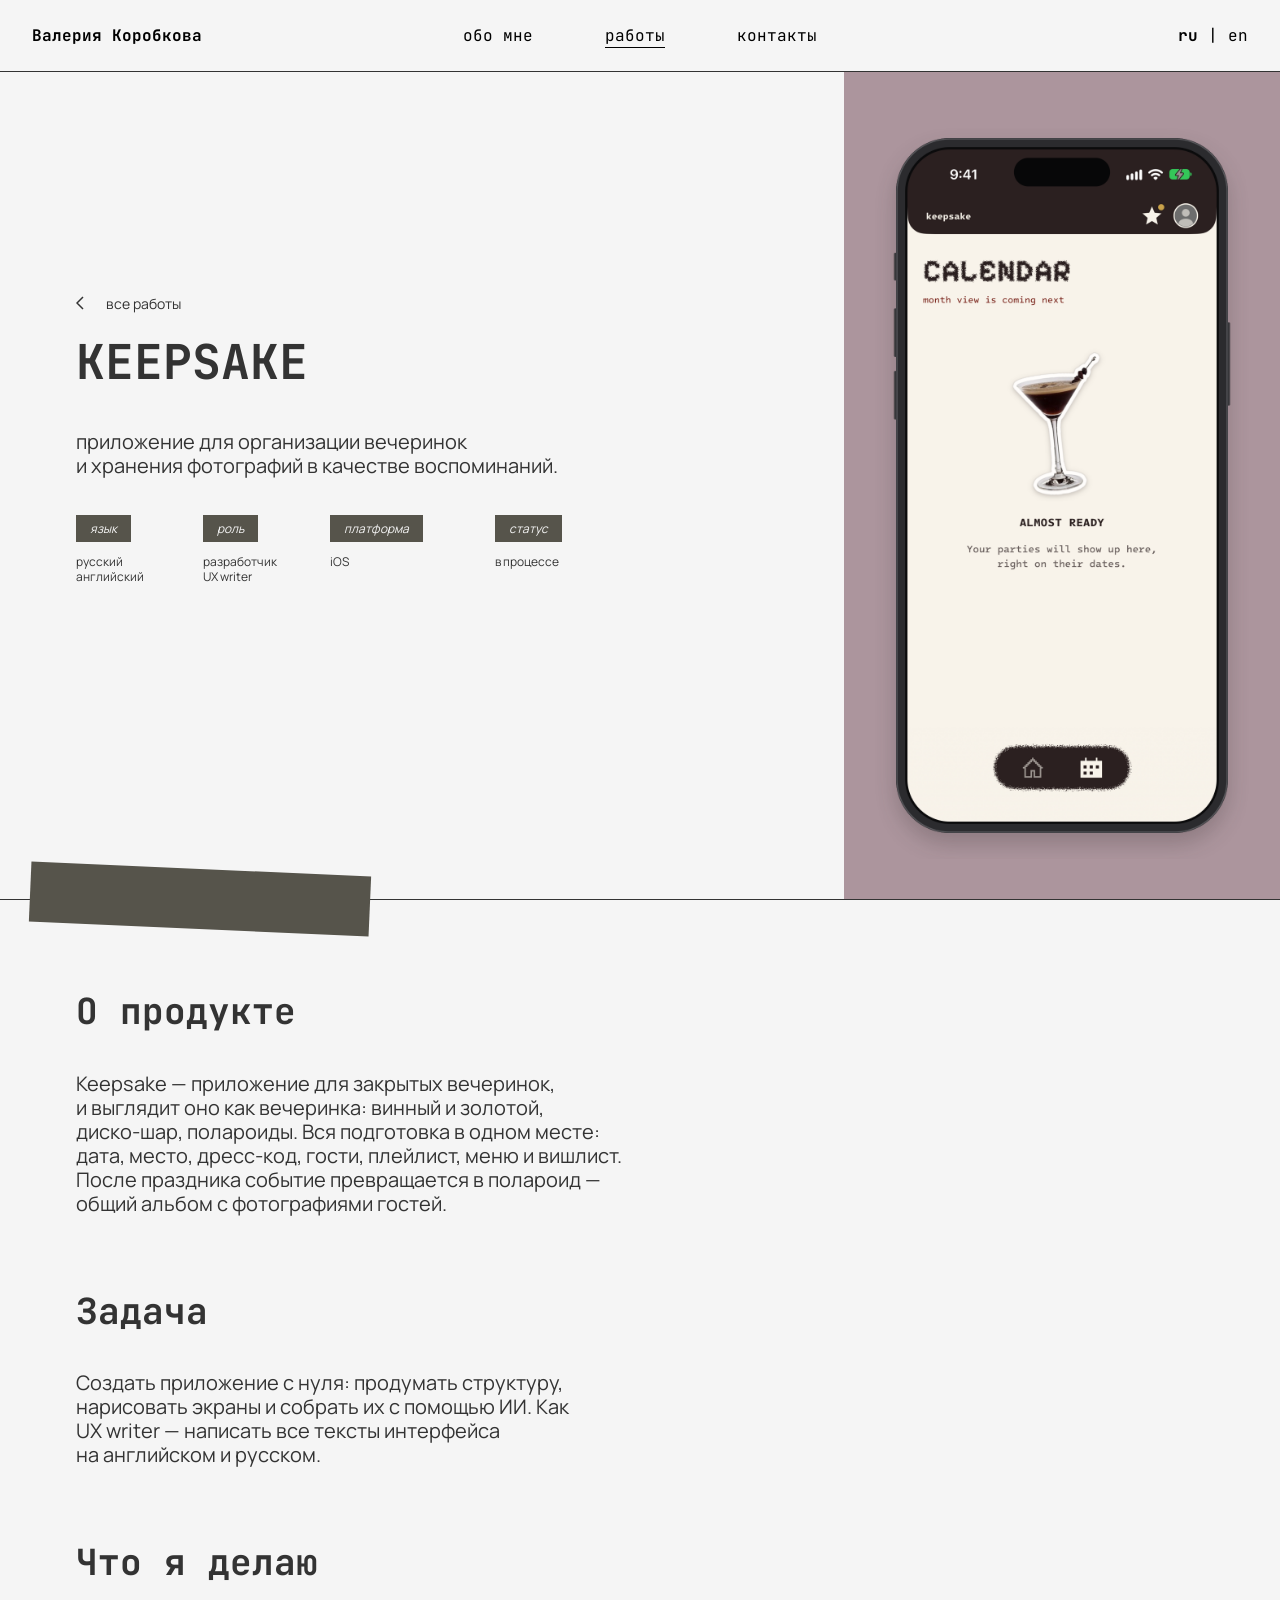
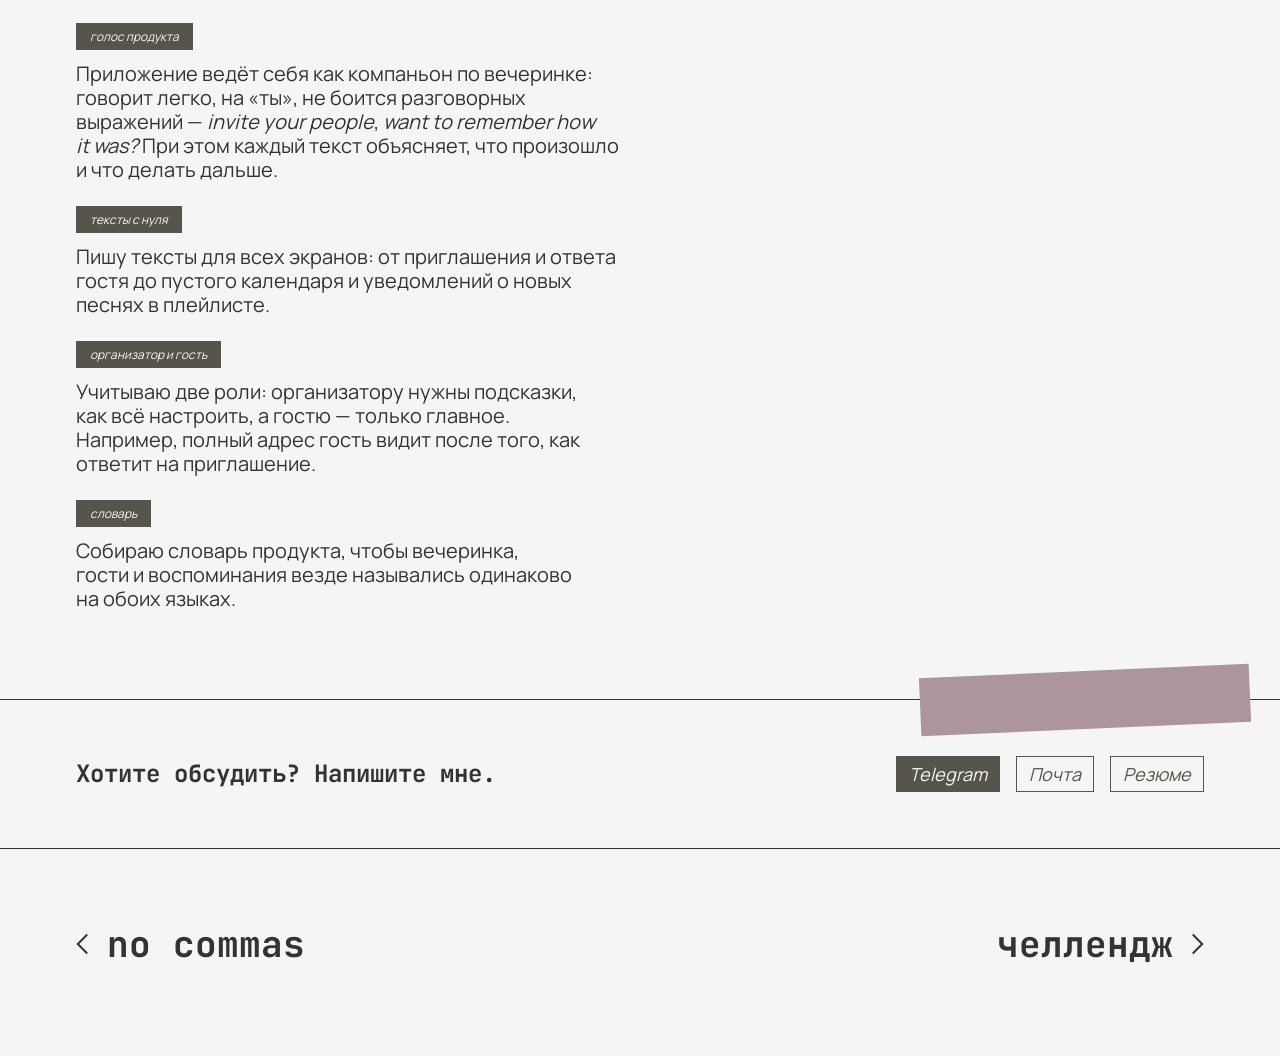
<file: projects/keepsake.html>
<!doctype html>
<html lang="ru">
<head>
  <meta charset="utf-8">
  <meta name="viewport" content="width=device-width, initial-scale=1">
  <title>Keepsake — портфолио Валерии Коробковой</title>
  <link rel="icon" href="../assets/favicon.svg" type="image/svg+xml">
  <link rel="icon" href="../assets/favicon-32.png" sizes="32x32" type="image/png">
  <link rel="apple-touch-icon" href="../assets/apple-touch-icon.png">
  <link rel="preconnect" href="https://fonts.googleapis.com">
  <link rel="preconnect" href="https://fonts.gstatic.com" crossorigin>
  <link href="https://fonts.googleapis.com/css2?family=Manrope:wght@400;600;700&family=JetBrains+Mono:wght@400;700&display=swap" rel="stylesheet">
  <link rel="alternate" hreflang="ru" href="keepsake.html">
  <link rel="alternate" hreflang="en" href="../en/projects/keepsake.html">
  <link rel="stylesheet" href="../assets/css/style.css">
  <script src="../assets/js/menu.js" defer></script>
</head>
<body>

<header class="header">
  <a class="header__name" href="../index.html">Валерия Коробкова</a>
  <button class="header__burger" type="button" aria-expanded="false" aria-controls="menu" aria-label="Открыть меню" data-open="Открыть меню" data-close="Закрыть меню"><span></span><span></span></button>
  <div class="header__menu" id="menu">
    <nav class="header__nav">
      <a href="../index.html#about">обо мне</a>
      <a href="../index.html#projects" aria-current="true">работы</a>
      <a href="../index.html#contacts">контакты</a>
    </nav>
    <div class="header__lang"><b>ru</b><span>|</span><a href="../en/projects/keepsake.html" hreflang="en" lang="en">en</a></div>
  </div>
</header>

<main>
  <section class="hero hero--project">
    <div class="wrap">
      <a class="back" href="../index.html#projects">
        <svg viewBox="0 0 8 14" width="8" height="14" aria-hidden="true"><path d="M7 1 1 7l6 6" fill="none" stroke="currentColor" stroke-width="1.5"/></svg>
        все работы
      </a>
      <h1 class="h1">Keepsake</h1>
      <p class="hero__text">приложение для организации вечеринок и&nbsp;хранения фотографий в&nbsp;качестве воспоминаний.</p>
      <dl class="facts">
        <div><dt class="tag">язык</dt><dd>русский<br>английский</dd></div>
        <div><dt class="tag">роль</dt><dd>разработчик<br>UX&nbsp;writer</dd></div>
        <div><dt class="tag">платформа</dt><dd>iOS</dd></div>
        <div><dt class="tag">статус</dt><dd>в&nbsp;процессе</dd></div>
      </dl>
    </div>
    <div class="hero__block hero__block--mauve">
      <img class="hero__phone" src="../assets/img/keepsake/hero-calendar.png" width="944" height="1836" alt="Экран календаря Keepsake: «Almost ready. Your parties will show up here, right on their dates.»">
    </div>
    <div class="tape tape--dark tape--keepsake"></div>
  </section>

  <section class="section">
    <div class="wrap">
      <div class="text">
        <div class="block">
          <h2 class="h2">О&nbsp;продукте</h2>
          <p>Keepsake&nbsp;— приложение для закрытых вечеринок, и&nbsp;выглядит оно как вечеринка: винный и&nbsp;золотой, <span class="nobr">диско-шар</span>, полароиды. Вся подготовка в&nbsp;одном месте: дата, место, <span class="nobr">дресс-код</span>, гости, плейлист, меню и&nbsp;вишлист. После праздника событие превращается в&nbsp;полароид&nbsp;— общий альбом с&nbsp;фотографиями гостей.</p>
        </div>

        <div class="block">
          <h2 class="h2">Задача</h2>
          <p>Создать приложение с&nbsp;нуля: продумать структуру, нарисовать экраны и&nbsp;собрать их&nbsp;с&nbsp;помощью ИИ. Как UX&nbsp;writer&nbsp;— написать все тексты интерфейса на&nbsp;английском и&nbsp;русском.</p>
        </div>

        <div class="block block--did">
          <h2 class="h2">Что я&nbsp;делаю</h2>
          <div class="item">
            <span class="tag">голос продукта</span>
            <p>Приложение ведёт себя как компаньон по&nbsp;вечеринке: говорит легко, на&nbsp;«ты», не&nbsp;боится разговорных выражений&nbsp;— <i>invite your people</i>, <i>want to&nbsp;remember how it&nbsp;was?</i> При этом каждый текст объясняет, что произошло и&nbsp;что делать дальше.</p>
          </div>
          <div class="item">
            <span class="tag">тексты с&nbsp;нуля</span>
            <p>Пишу тексты для всех экранов: от&nbsp;приглашения и&nbsp;ответа гостя до&nbsp;пустого календаря и&nbsp;уведомлений о&nbsp;новых песнях в&nbsp;плейлисте.</p>
          </div>
          <div class="item">
            <span class="tag">организатор и&nbsp;гость</span>
            <p>Учитываю две роли: организатору нужны подсказки, как всё настроить, а&nbsp;гостю&nbsp;— только главное. Например, полный адрес гость видит после того, как ответит на&nbsp;приглашение.</p>
          </div>
          <div class="item">
            <span class="tag">словарь</span>
            <p>Собираю словарь продукта, чтобы вечеринка, гости и&nbsp;воспоминания везде назывались одинаково на&nbsp;обоих языках.</p>
          </div>
        </div>
      </div>
    </div>
  </section>

  <div class="tape-line" aria-hidden="true"><div class="tape tape--mauve tape--ks-cta"></div></div>

  <section class="section cta">
    <div class="wrap">
      <p class="h3">Хотите обсудить? Напишите мне.</p>
      <div class="cta__links">
        <a class="btn" href="https://t.me/vva_lll">Telegram</a>
        <a class="btn btn--line" href="mailto:valery.k0r04@gmail.com">Почта</a>
        <a class="btn btn--line" href="../assets/cv/korobkova-ux-writer-ru.pdf" download="Резюме — Валерия Коробкова, UX writer.pdf">Резюме</a>
      </div>
    </div>
  </section>

  <nav class="pager" aria-label="Другие работы">
    <div class="wrap">
      <a class="pager__link" href="no-commas.html" aria-label="Предыдущая работа: no commas">
        <svg class="pager__chev" viewBox="0 0 8 14" aria-hidden="true"><path d="M7 1 1 7l6 6" fill="none" stroke="currentColor" stroke-width="2" vector-effect="non-scaling-stroke"/></svg>
        <span class="pager__name">no&nbsp;commas</span>
      </a>
      <a class="pager__link pager__link--next" href="challenge.html" aria-label="Следующая работа: челлендж">
        <span class="pager__name">челлендж</span>
        <svg class="pager__chev" viewBox="0 0 8 14" aria-hidden="true"><path d="M1 1l6 6-6 6" fill="none" stroke="currentColor" stroke-width="2" vector-effect="non-scaling-stroke"/></svg>
      </a>
    </div>
  </nav>

</main>
</body>
</html>
</file>
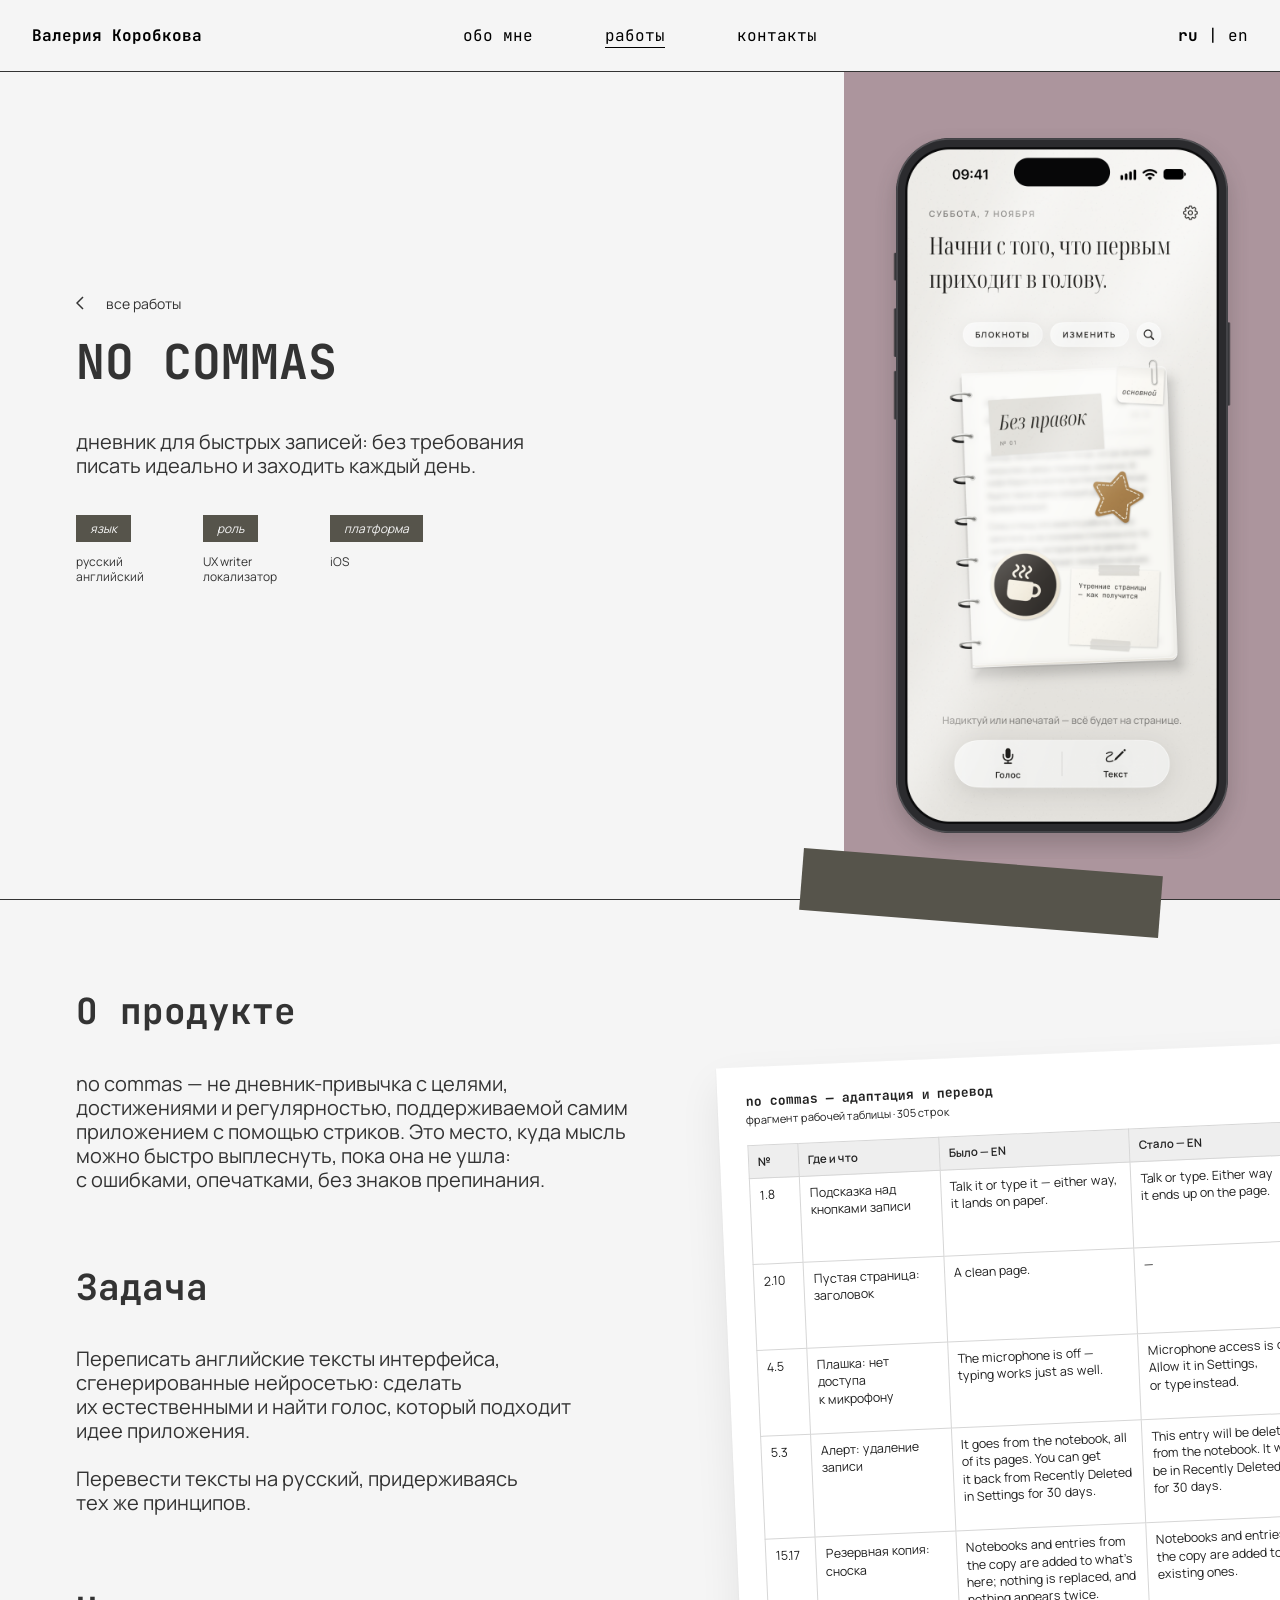
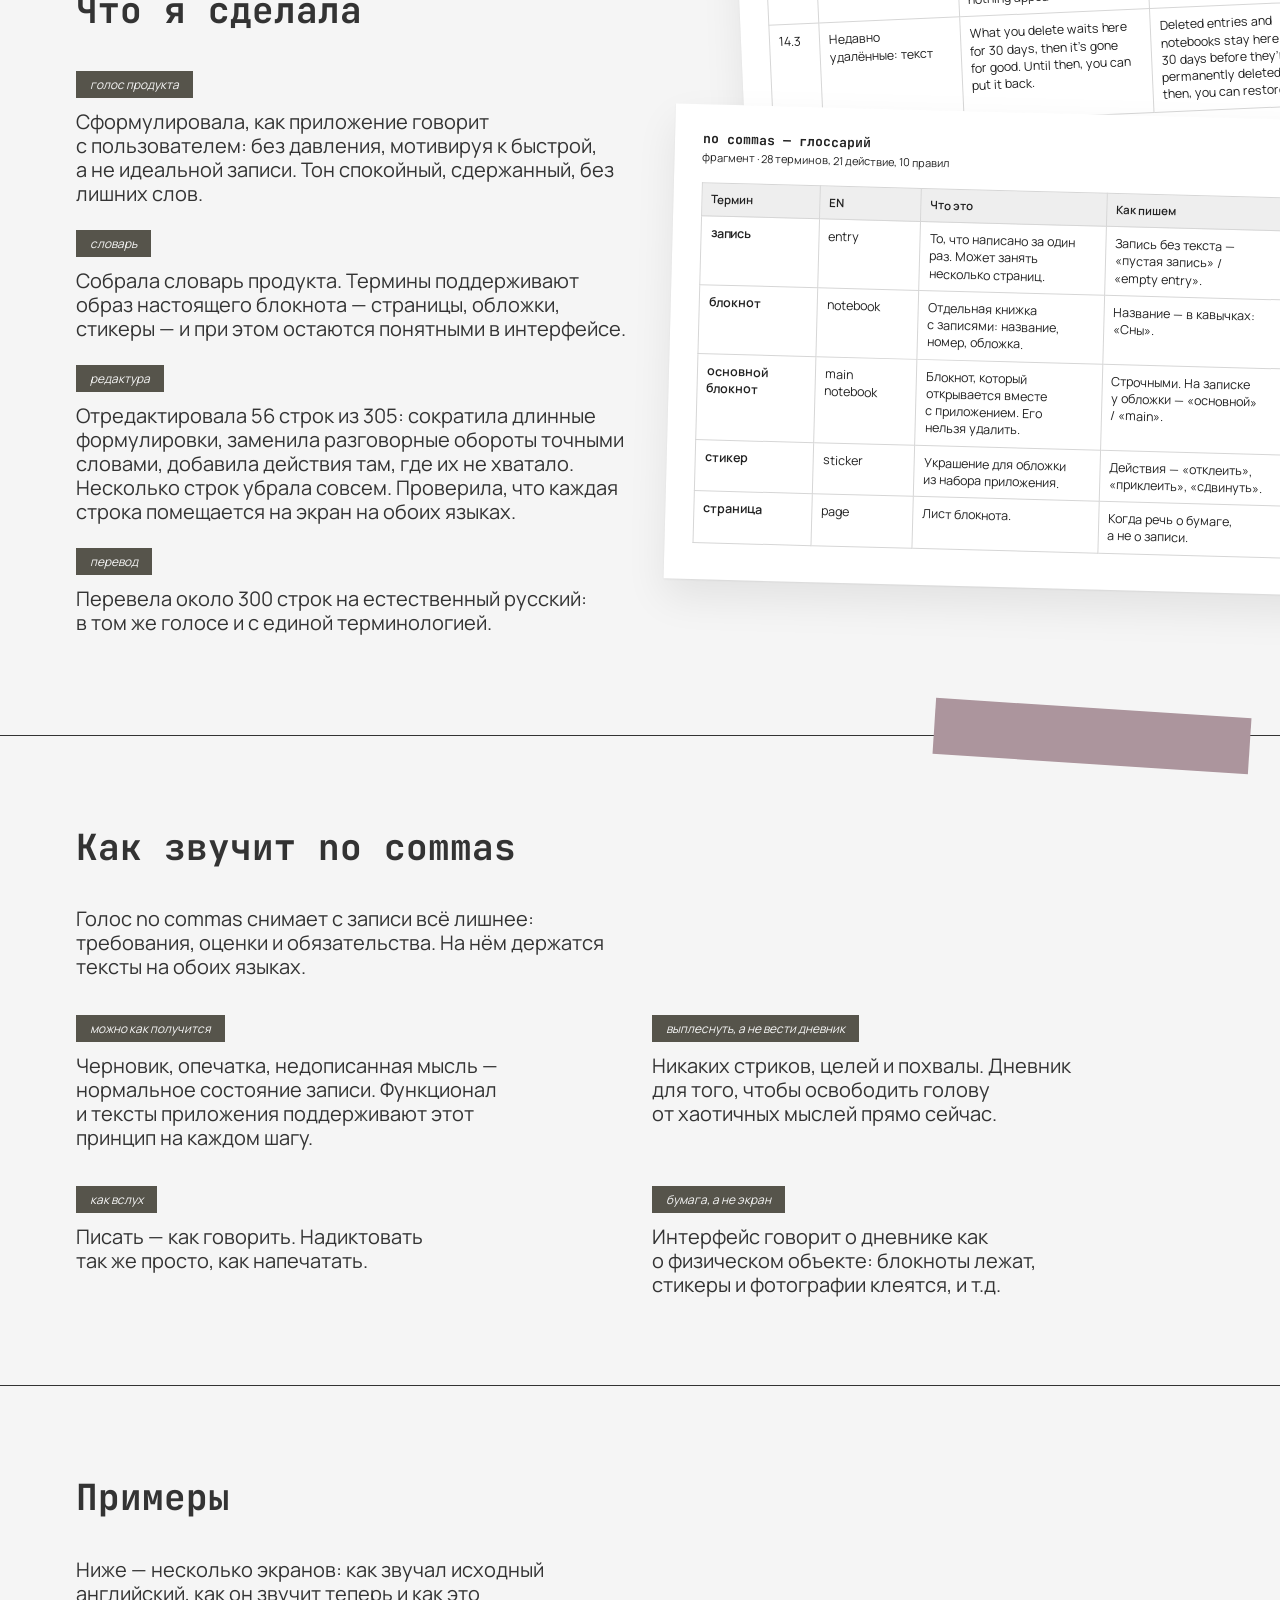
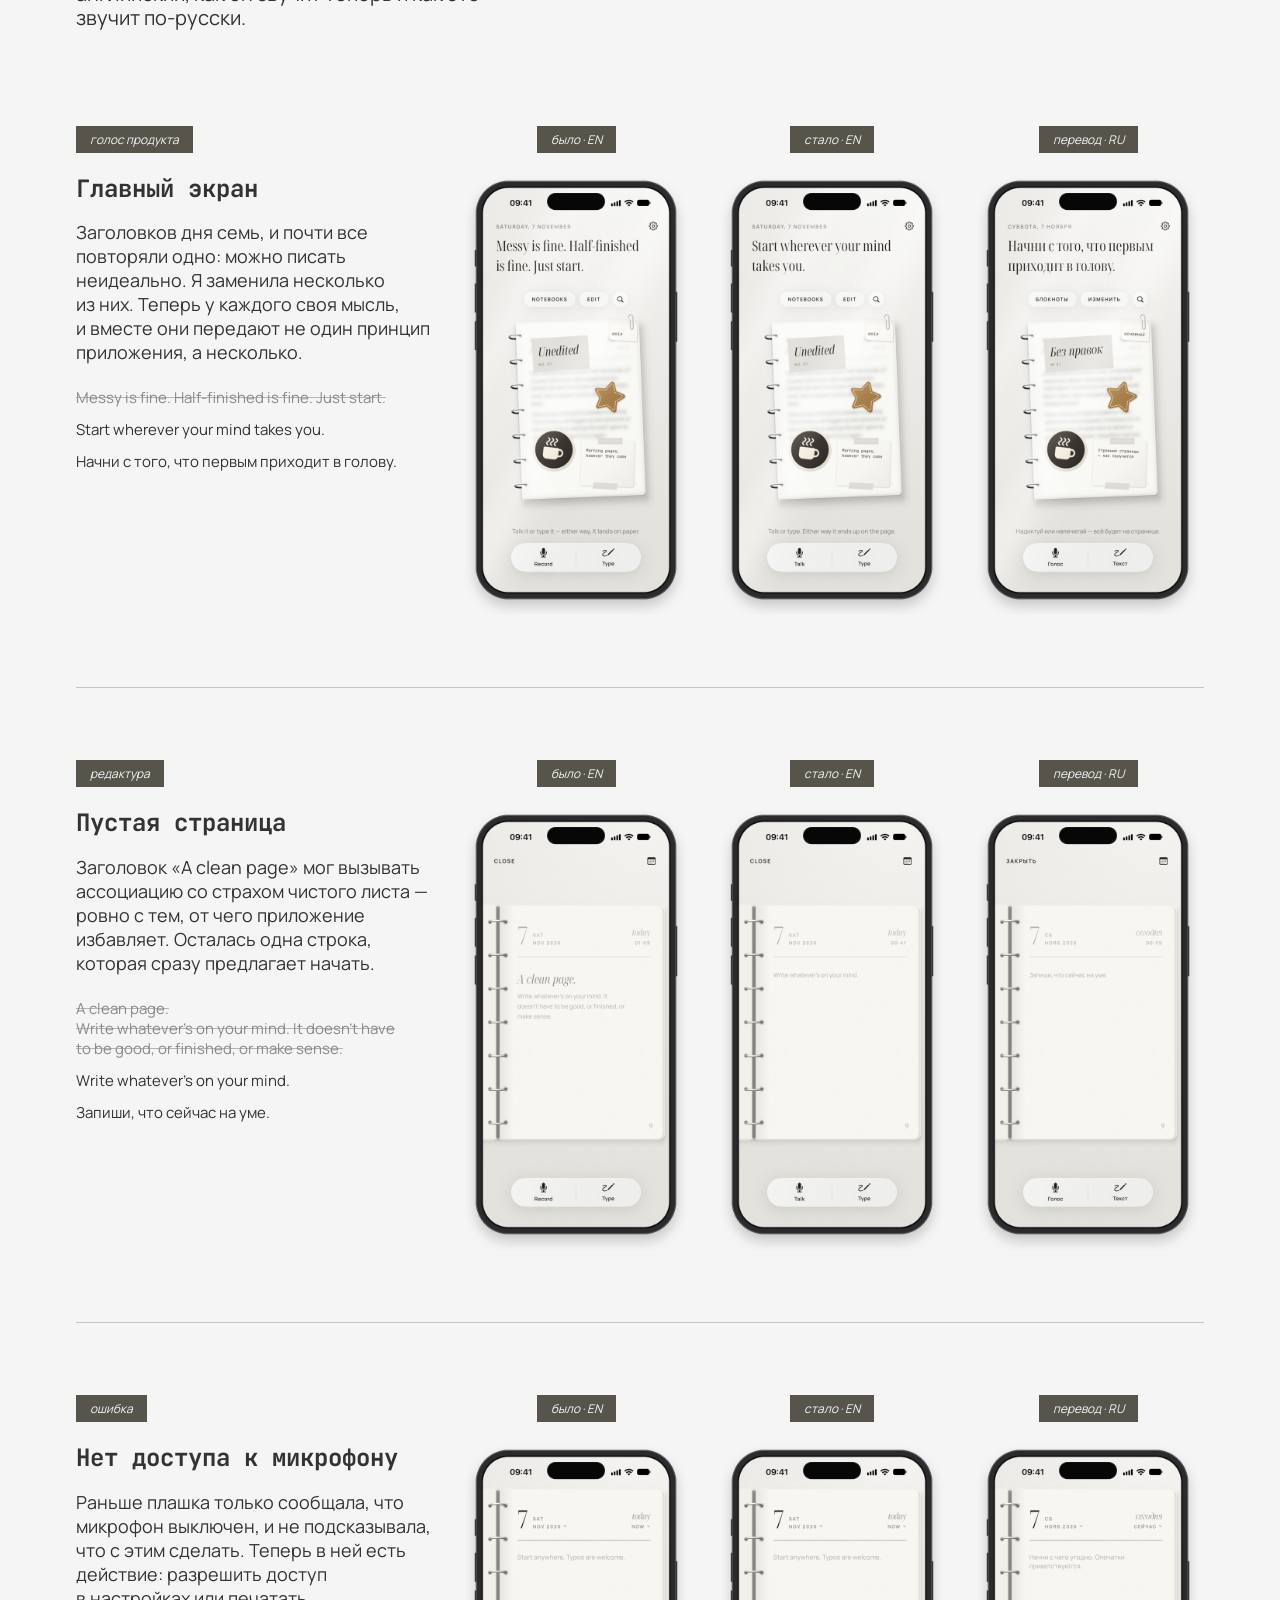
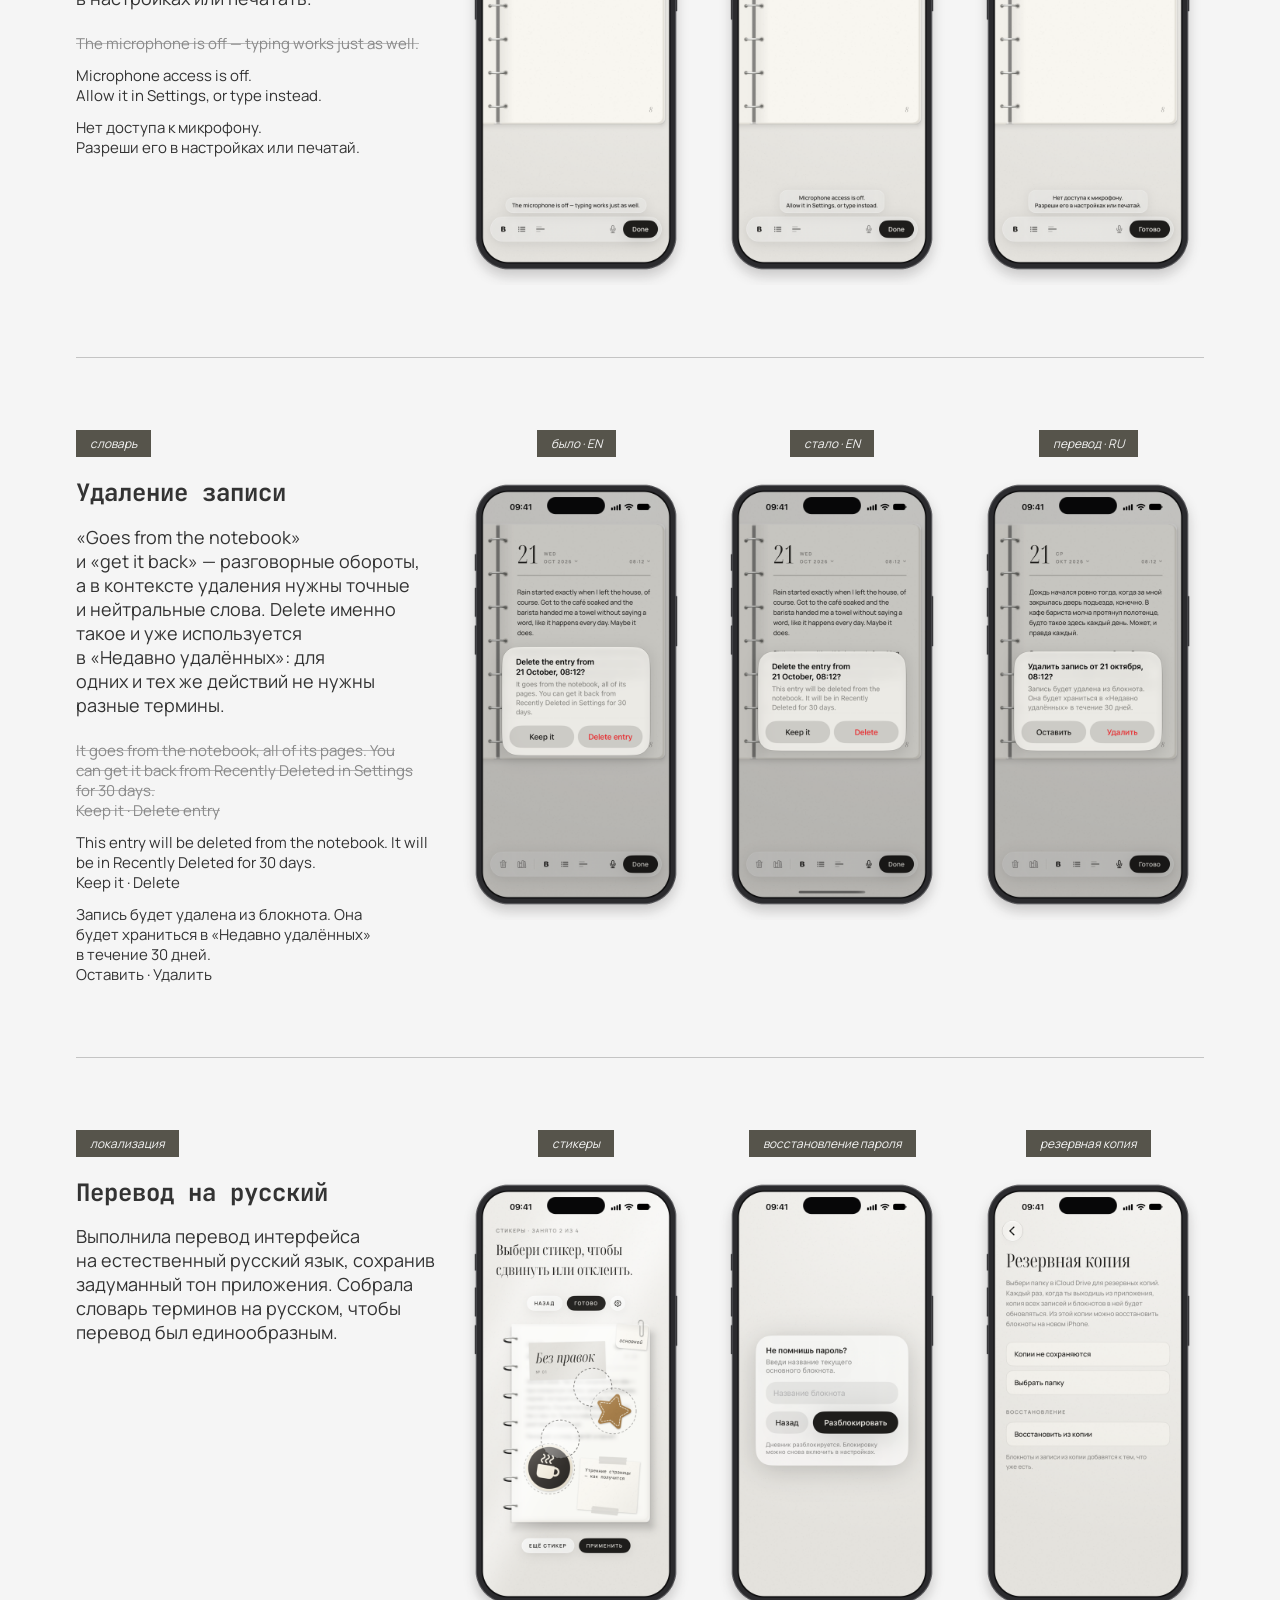
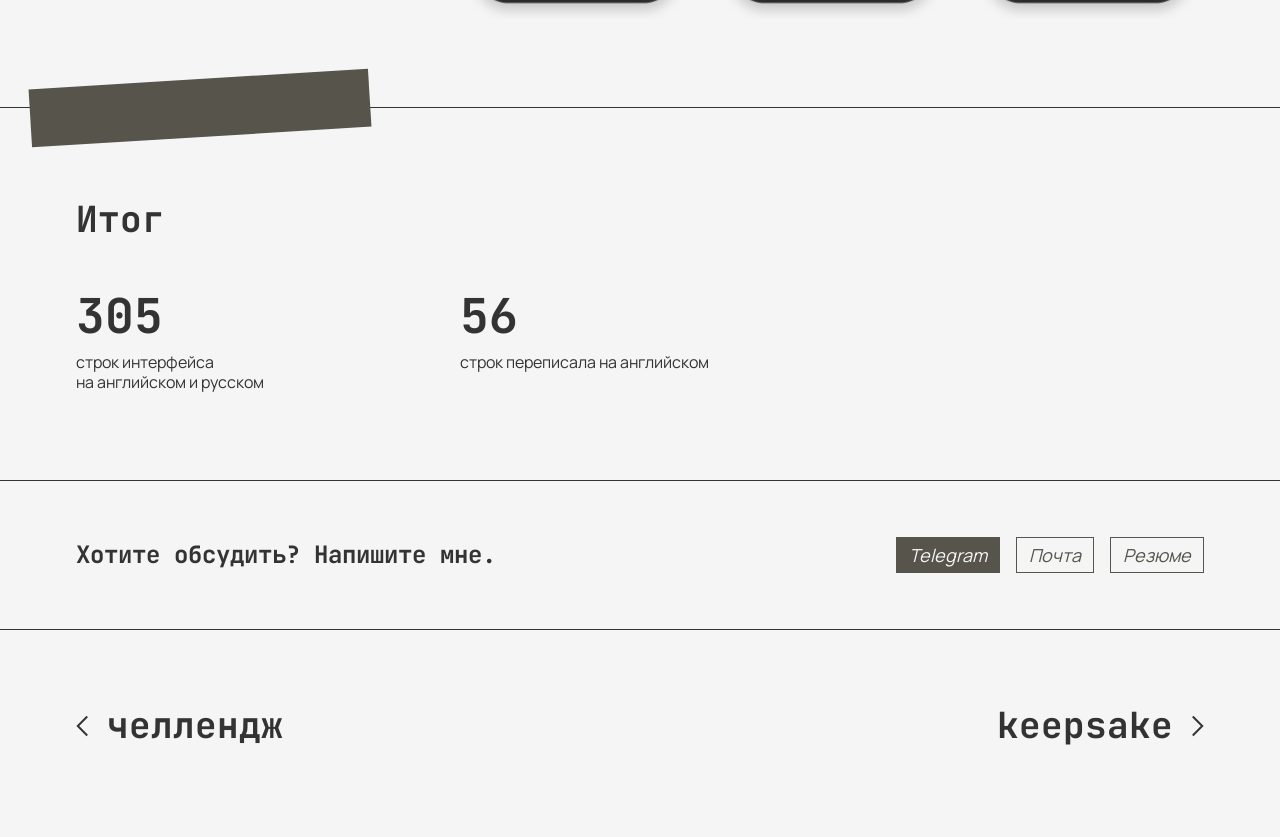
<file: projects/no-commas.html>
<!doctype html>
<html lang="ru">
<head>
  <meta charset="utf-8">
  <meta name="viewport" content="width=device-width, initial-scale=1">
  <title>no commas — портфолио Валерии Коробковой</title>
  <meta name="description" content="Кейс no commas: адаптация английских текстов интерфейса и перевод на русский.">
  <link rel="icon" href="../assets/favicon.svg" type="image/svg+xml">
  <link rel="icon" href="../assets/favicon-32.png" sizes="32x32" type="image/png">
  <link rel="apple-touch-icon" href="../assets/apple-touch-icon.png">
  <link rel="preconnect" href="https://fonts.googleapis.com">
  <link rel="preconnect" href="https://fonts.gstatic.com" crossorigin>
  <link href="https://fonts.googleapis.com/css2?family=Manrope:wght@400;600;700&family=JetBrains+Mono:wght@400;700&display=swap" rel="stylesheet">
  <link rel="alternate" hreflang="ru" href="no-commas.html">
  <link rel="alternate" hreflang="en" href="../en/projects/no-commas.html">
  <link rel="stylesheet" href="../assets/css/style.css">
  <script src="../assets/js/menu.js" defer></script>
</head>
<body>

<header class="header">
  <a class="header__name" href="../index.html">Валерия Коробкова</a>
  <button class="header__burger" type="button" aria-expanded="false" aria-controls="menu" aria-label="Открыть меню" data-open="Открыть меню" data-close="Закрыть меню"><span></span><span></span></button>
  <div class="header__menu" id="menu">
    <nav class="header__nav">
      <a href="../index.html#about">обо мне</a>
      <a href="../index.html#projects" aria-current="true">работы</a>
      <a href="../index.html#contacts">контакты</a>
    </nav>
    <div class="header__lang"><b>ru</b><span>|</span><a href="../en/projects/no-commas.html" hreflang="en" lang="en">en</a></div>
  </div>
</header>

<main>

  <section class="hero hero--project">
    <div class="wrap">
      <a class="back" href="../index.html#projects">
        <svg viewBox="0 0 8 14" width="8" height="14" aria-hidden="true"><path d="M7 1 1 7l6 6" fill="none" stroke="currentColor" stroke-width="1.5"/></svg>
        все работы
      </a>
      <h1 class="h1">no&nbsp;commas</h1>
      <p class="hero__text">дневник для быстрых записей: без&nbsp;требования писать идеально и&nbsp;заходить каждый день.</p>
      <dl class="facts">
        <div><dt class="tag">язык</dt><dd>русский<br>английский</dd></div>
        <div><dt class="tag">роль</dt><dd>UX&nbsp;writer<br>локализатор</dd></div>
        <div><dt class="tag">платформа</dt><dd>iOS</dd></div>
      </dl>
    </div>
    <div class="hero__block hero__block--mauve">
      <img class="hero__phone" src="../assets/img/no-commas/hero-ru-home.png" width="944" height="1836" alt="Главный экран no commas на русском: «Начни с того, что первым приходит в голову.»">
    </div>
    <div class="tape tape--dark tape--project"></div>
  </section>

  <section class="section product">
    <div class="wrap">
      <div class="text">
        <div class="block">
          <h2 class="h2">О&nbsp;продукте</h2>
          <p>no&nbsp;commas&nbsp;— не&nbsp;<span class="nobr">дневник-привычка</span> с&nbsp;целями, достижениями и&nbsp;регулярностью, поддерживаемой самим приложением с&nbsp;помощью стриков. Это место, куда мысль можно быстро выплеснуть, пока она не&nbsp;ушла: с&nbsp;ошибками, опечатками, без знаков препинания.</p>
        </div>

        <div class="block">
          <h2 class="h2">Задача</h2>
          <p>Переписать английские тексты интерфейса, сгенерированные нейросетью: сделать их&nbsp;естественными и&nbsp;найти голос, который подходит идее приложения.</p>
          <p>Перевести тексты на&nbsp;русский, придерживаясь тех&nbsp;же&nbsp;принципов.</p>
        </div>

        <div class="block block--did">
          <h2 class="h2">Что я&nbsp;сделала</h2>
          <div class="item">
            <span class="tag">голос продукта</span>
            <p>Сформулировала, как приложение говорит с&nbsp;пользователем: без давления, мотивируя к&nbsp;быстрой, а&nbsp;не&nbsp;идеальной записи. Тон спокойный, сдержанный, без лишних слов.</p>
          </div>
          <div class="item">
            <span class="tag">словарь</span>
            <p>Собрала словарь продукта. Термины поддерживают образ настоящего блокнота&nbsp;— страницы, обложки, стикеры&nbsp;— и&nbsp;при этом остаются понятными в&nbsp;интерфейсе.</p>
          </div>
          <div class="item">
            <span class="tag">редактура</span>
            <p>Отредактировала 56&nbsp;строк из&nbsp;305: сократила длинные формулировки, заменила разговорные обороты точными словами, добавила действия там, где их&nbsp;не&nbsp;хватало. Несколько строк убрала совсем. Проверила, что каждая строка помещается на&nbsp;экран на&nbsp;обоих языках.</p>
          </div>
          <div class="item">
            <span class="tag">перевод</span>
            <p>Перевела около 300&nbsp;строк на&nbsp;естественный русский: в&nbsp;том&nbsp;же&nbsp;голосе и&nbsp;с&nbsp;единой терминологией.</p>
          </div>
        </div>
      </div>
    </div>

    <!-- куски рабочей таблицы и глоссария: лежат стопкой справа, обрезаны краем страницы -->
    <div class="sheets" aria-hidden="true">
    <div class="sheet">
      <div class="sheet__title">no&nbsp;commas&nbsp;— адаптация и&nbsp;перевод</div>
      <div class="sheet__sub">фрагмент рабочей таблицы · 305&nbsp;строк</div>
      <table>
        <colgroup><col style="width:5%"><col style="width:14%"><col style="width:19%"><col style="width:19%"><col style="width:19%"><col style="width:24%"></colgroup>
        <thead><tr><th>№</th><th>Где и&nbsp;что</th><th>Было&nbsp;— EN</th><th>Стало&nbsp;— EN</th><th>Перевод&nbsp;— RU</th><th>Комментарий</th></tr></thead>
        <tbody>
          <tr><td>1.8</td><td>Подсказка над кнопками записи</td><td class="was">Talk it&nbsp;or&nbsp;type it&nbsp;— either way, it&nbsp;lands on&nbsp;paper.</td><td>Talk or&nbsp;type. Either way it&nbsp;ends up&nbsp;on&nbsp;the page.</td><td>Надиктуй или напечатай&nbsp;— всё будет на&nbsp;странице.</td><td>Естественнее звучит «Say it&nbsp;or&nbsp;type it», но&nbsp;у&nbsp;кнопки микрофона уже есть «Talk instead». Ради единой терминологии выбран глагол talk.</td></tr>
          <tr><td>2.10</td><td>Пустая страница: заголовок</td><td class="was">A&nbsp;clean page.</td><td>—</td><td>—</td><td>Заголовок удалён. Пустому состоянию хватает одной строки, а&nbsp;«A&nbsp;clean page» напоминает о&nbsp;страхе чистого листа.</td></tr>
          <tr><td>4.5</td><td>Плашка: нет доступа к&nbsp;микрофону</td><td class="was">The microphone is&nbsp;off&nbsp;— typing works just as&nbsp;well.</td><td>Microphone access is&nbsp;off.<br>Allow it&nbsp;in&nbsp;Settings, or&nbsp;type instead.</td><td>Нет доступа к&nbsp;микрофону.<br>Разреши его в&nbsp;настройках или печатай.</td><td>Прежний текст только называл проблему; новый говорит, как её&nbsp;решить, и&nbsp;предлагает альтернативу.</td></tr>
          <tr><td>5.3</td><td>Алерт: удаление записи</td><td class="was">It&nbsp;goes from the notebook, all of&nbsp;its pages. You can get it&nbsp;back from Recently Deleted in&nbsp;Settings for 30&nbsp;days.</td><td>This entry will be&nbsp;deleted from the notebook. It&nbsp;will be&nbsp;in&nbsp;Recently Deleted for 30&nbsp;days.</td><td>Запись будет удалена из&nbsp;блокнота. Она будет храниться в&nbsp;«Недавно удалённых» в&nbsp;течение 30&nbsp;дней.</td><td>«Goes from the notebook» и&nbsp;«get&nbsp;it&nbsp;back» заменены: «deleted» уже есть в&nbsp;интерфейсе, а&nbsp;срок хранения&nbsp;— как в&nbsp;«Фото» на&nbsp;iPhone.</td></tr>
          <tr><td>15.17</td><td>Резервная копия: сноска</td><td class="was">Notebooks and entries from the copy are added to&nbsp;what’s here; nothing is&nbsp;replaced, and nothing appears twice.</td><td>Notebooks and entries from the copy are added to&nbsp;your existing ones.</td><td>Блокноты и&nbsp;записи из&nbsp;копии добавятся к&nbsp;тем, что уже есть.</td><td>Фраза о&nbsp;дубликатах убрана: этот вопрос возникает только при восстановлении, и&nbsp;на&nbsp;него отвечает алерт подтверждения.</td></tr>
          <tr><td>14.3</td><td>Недавно удалённые: текст</td><td class="was">What you delete waits here for 30&nbsp;days, then it’s gone for good. Until then, you can put it&nbsp;back.</td><td>Deleted entries and notebooks stay here for 30&nbsp;days before they’re permanently deleted. Until then, you can restore them.</td><td>Удалённые записи и&nbsp;блокноты хранятся здесь 30&nbsp;дней, а&nbsp;потом удаляются навсегда. До&nbsp;этого момента их&nbsp;можно восстановить.</td><td>Для раздела об&nbsp;окончательном удалении нужен нейтральный и&nbsp;точный тон.</td></tr>
        </tbody>
      </table>
    </div>
    <div class="sheet sheet--glossary">
      <div class="sheet__title">no&nbsp;commas&nbsp;— глоссарий</div>
      <div class="sheet__sub">фрагмент · 28&nbsp;терминов, 21&nbsp;действие, 10&nbsp;правил</div>
      <table>
        <colgroup><col style="width:14%"><col style="width:12%"><col style="width:22%"><col style="width:22%"><col style="width:12%"><col style="width:18%"></colgroup>
        <thead><tr><th>Термин</th><th>EN</th><th>Что это</th><th>Как пишем</th><th>Не&nbsp;пишем</th><th>Пример</th></tr></thead>
        <tbody>
          <tr><td><b>запись</b></td><td>entry</td><td>То, что написано за&nbsp;один раз. Может занять несколько страниц.</td><td>Запись без текста&nbsp;— «пустая запись» / «empty entry».</td><td class="was">заметка, пост</td><td>«Запись будет удалена из&nbsp;блокнота.»</td></tr>
          <tr><td><b>блокнот</b></td><td>notebook</td><td>Отдельная книжка с&nbsp;записями: название, номер, обложка.</td><td>Название&nbsp;— в&nbsp;кавычках: «Сны».</td><td class="was">тетрадь, журнал</td><td>«Новый блокнот» / «New notebook»</td></tr>
          <tr><td><b>основной блокнот</b></td><td>main notebook</td><td>Блокнот, который открывается вместе с&nbsp;приложением. Его нельзя удалить.</td><td>Строчными. На&nbsp;записке у&nbsp;обложки&nbsp;— «основной» / «main».</td><td class="was">главный</td><td>«Это основной блокнот»</td></tr>
          <tr><td><b>стикер</b></td><td>sticker</td><td>Украшение для обложки из&nbsp;набора приложения.</td><td>Действия&nbsp;— «отклеить», «приклеить», «сдвинуть».</td><td class="was">наклейка</td><td>«Отклеить стикер?» / «Peel off this sticker?»</td></tr>
          <tr><td><b>страница</b></td><td>page</td><td>Лист блокнота.</td><td>Когда речь о&nbsp;бумаге, а&nbsp;не&nbsp;о&nbsp;записи.</td><td class="was">экран</td><td>«…всё будет на&nbsp;странице.»</td></tr>
        </tbody>
      </table>
    </div>
    </div>
  </section>

  <div class="tape-line" aria-hidden="true"><div class="tape tape--mauve tape--line-right"></div></div>

  <section class="section voice">
    <div class="wrap">
      <h2 class="h2">Как звучит no&nbsp;commas</h2>
      <div class="text">
        <p>Голос no&nbsp;commas снимает с&nbsp;записи всё лишнее: требования, оценки и&nbsp;обязательства. На&nbsp;нём держатся тексты на&nbsp;обоих языках.</p>
      </div>
      <div class="grid12">
        <div class="item">
          <span class="tag">можно как получится</span>
          <p>Черновик, опечатка, недописанная мысль&nbsp;— нормальное состояние записи. Функционал и&nbsp;тексты приложения поддерживают этот принцип на&nbsp;каждом шагу.</p>
        </div>
        <div class="item">
          <span class="tag">выплеснуть, а&nbsp;не&nbsp;вести дневник</span>
          <p>Никаких стриков, целей и&nbsp;похвалы. Дневник для того, чтобы освободить голову от&nbsp;хаотичных мыслей прямо сейчас.</p>
        </div>
        <div class="item">
          <span class="tag">как вслух</span>
          <p>Писать&nbsp;— как говорить. Надиктовать так&nbsp;же&nbsp;просто, как напечатать.</p>
        </div>
        <div class="item">
          <span class="tag">бумага, а&nbsp;не&nbsp;экран</span>
          <p>Интерфейс говорит о&nbsp;дневнике как о&nbsp;физическом объекте: блокноты лежат, стикеры и&nbsp;фотографии клеятся, и&nbsp;т.д.</p>
        </div>
      </div>
    </div>
  </section>

  <section class="section results">
    <div class="wrap">
      <h2 class="h2">Примеры</h2>
      <div class="text">
        <p>Ниже&nbsp;— несколько экранов: как звучал исходный английский, как он&nbsp;звучит теперь и&nbsp;как это звучит <span class="nobr">по-русски</span>.</p>
      </div>

      <div class="examples">

        <article class="ex">
          <div class="ex__text">
            <span class="tag">голос продукта</span>
            <h3 class="h3">Главный экран</h3>
            <p>Заголовков дня семь, и&nbsp;почти все повторяли одно: можно писать неидеально. Я&nbsp;заменила несколько из&nbsp;них. Теперь у&nbsp;каждого своя мысль, и&nbsp;вместе они передают не&nbsp;один принцип приложения, а&nbsp;несколько.</p>
            <div class="lines">
              <p class="was">Messy is&nbsp;fine. <span class="nobr">Half-finished</span> is&nbsp;fine. Just start.</p>
              <p>Start wherever your mind takes you.</p>
              <p>Начни с&nbsp;того, что первым приходит в&nbsp;голову.</p>
            </div>
          </div>
          <div class="ex__phones">
            <figure><figcaption class="tag">было · EN</figcaption><img src="../assets/img/no-commas/en-before-01-home.png" width="598" height="1162" loading="lazy" alt="Главный экран, исходный английский"></figure>
            <figure><figcaption class="tag">стало · EN</figcaption><img src="../assets/img/no-commas/en-after-01-home.png" width="598" height="1162" loading="lazy" alt="Главный экран, новый английский"></figure>
            <figure><figcaption class="tag">перевод · RU</figcaption><img src="../assets/img/no-commas/ru-after-01-home.png" width="598" height="1162" loading="lazy" alt="Главный экран, русский"></figure>
          </div>
        </article>

        <article class="ex">
          <div class="ex__text">
            <span class="tag">редактура</span>
            <h3 class="h3">Пустая страница</h3>
            <p>Заголовок «A&nbsp;clean page» мог вызывать ассоциацию со&nbsp;страхом чистого листа&nbsp;— ровно с&nbsp;тем, от&nbsp;чего приложение избавляет. Осталась одна строка, которая сразу предлагает начать.</p>
            <div class="lines">
              <p class="was">A&nbsp;clean page.<br>Write whatever’s on&nbsp;your mind. It&nbsp;doesn’t have to&nbsp;be&nbsp;good, or&nbsp;finished, or&nbsp;make sense.</p>
              <p>Write whatever’s on&nbsp;your mind.</p>
              <p>Запиши, что сейчас на&nbsp;уме.</p>
            </div>
          </div>
          <div class="ex__phones">
            <figure><figcaption class="tag">было · EN</figcaption><img src="../assets/img/no-commas/en-before-02-blank-page.png" width="598" height="1162" loading="lazy" alt="Пустая страница, исходный английский"></figure>
            <figure><figcaption class="tag">стало · EN</figcaption><img src="../assets/img/no-commas/en-after-02-blank-page.png" width="598" height="1162" loading="lazy" alt="Пустая страница, новый английский"></figure>
            <figure><figcaption class="tag">перевод · RU</figcaption><img src="../assets/img/no-commas/ru-after-02-blank-page.png" width="598" height="1162" loading="lazy" alt="Пустая страница, русский"></figure>
          </div>
        </article>

        <article class="ex">
          <div class="ex__text">
            <span class="tag">ошибка</span>
            <h3 class="h3">Нет доступа к&nbsp;микрофону</h3>
            <p>Раньше плашка только сообщала, что микрофон выключен, и&nbsp;не&nbsp;подсказывала, что с&nbsp;этим сделать. Теперь в&nbsp;ней есть действие: разрешить доступ в&nbsp;настройках или печатать.</p>
            <div class="lines">
              <p class="was">The microphone is&nbsp;off&nbsp;— typing works just as&nbsp;well.</p>
              <p>Microphone access is&nbsp;off.<br>Allow it&nbsp;in&nbsp;Settings, or&nbsp;type instead.</p>
              <p>Нет доступа к&nbsp;микрофону.<br>Разреши его в&nbsp;настройках или печатай.</p>
            </div>
          </div>
          <div class="ex__phones">
            <figure><figcaption class="tag">было · EN</figcaption><img src="../assets/img/no-commas/en-before-04-microphone-off.png" width="598" height="1162" loading="lazy" alt="Плашка о выключенном микрофоне, исходный английский"></figure>
            <figure><figcaption class="tag">стало · EN</figcaption><img src="../assets/img/no-commas/en-after-04-microphone-off.png" width="598" height="1162" loading="lazy" alt="Плашка о выключенном микрофоне, новый английский"></figure>
            <figure><figcaption class="tag">перевод · RU</figcaption><img src="../assets/img/no-commas/ru-after-04-microphone-off.png" width="598" height="1162" loading="lazy" alt="Плашка о выключенном микрофоне, русский"></figure>
          </div>
        </article>

        <article class="ex">
          <div class="ex__text">
            <span class="tag">словарь</span>
            <h3 class="h3">Удаление записи</h3>
            <p>«Goes from the notebook» и&nbsp;«get&nbsp;it&nbsp;back»&nbsp;— разговорные обороты, а&nbsp;в&nbsp;контексте удаления нужны точные и&nbsp;нейтральные слова. Delete именно такое и&nbsp;уже используется в&nbsp;«Недавно удалённых»: для одних и&nbsp;тех&nbsp;же&nbsp;действий не&nbsp;нужны разные термины.</p>
            <div class="lines">
              <p class="was">It&nbsp;goes from the notebook, all of&nbsp;its pages. You can get it&nbsp;back from Recently Deleted in&nbsp;Settings for 30&nbsp;days.<br>Keep it · Delete entry</p>
              <p>This entry will be&nbsp;deleted from the notebook. It&nbsp;will be&nbsp;in&nbsp;Recently Deleted for 30&nbsp;days.<br>Keep it · Delete</p>
              <p>Запись будет удалена из&nbsp;блокнота. Она будет храниться в&nbsp;«Недавно удалённых» в&nbsp;течение 30&nbsp;дней.<br>Оставить · Удалить</p>
            </div>
          </div>
          <div class="ex__phones">
            <figure><figcaption class="tag">было · EN</figcaption><img src="../assets/img/no-commas/en-before-03-delete-entry.png" width="598" height="1162" loading="lazy" alt="Алерт удаления записи, исходный английский"></figure>
            <figure><figcaption class="tag">стало · EN</figcaption><img src="../assets/img/no-commas/en-after-03-delete-entry.png" width="598" height="1162" loading="lazy" alt="Алерт удаления записи, новый английский"></figure>
            <figure><figcaption class="tag">перевод · RU</figcaption><img src="../assets/img/no-commas/ru-after-03-delete-entry.png" width="598" height="1162" loading="lazy" alt="Алерт удаления записи, русский"></figure>
          </div>
        </article>

        <article class="ex">
          <div class="ex__text">
            <span class="tag">локализация</span>
            <h3 class="h3">Перевод на&nbsp;русский</h3>
            <p>Выполнила перевод интерфейса на&nbsp;естественный русский язык, сохранив задуманный тон приложения. Собрала словарь терминов на&nbsp;русском, чтобы перевод был единообразным.</p>
          </div>
          <div class="ex__phones">
            <figure><figcaption class="tag">стикеры</figcaption><img src="../assets/img/no-commas/ru-after-05-stickers.png" width="598" height="1162" loading="lazy" alt="Раскладка стикеров на обложке, русский"></figure>
            <figure><figcaption class="tag">восстановление пароля</figcaption><img src="../assets/img/no-commas/ru-after-08-passcode-recovery.png" width="598" height="1162" loading="lazy" alt="Окно восстановления пароля, русский"></figure>
            <figure><figcaption class="tag">резервная копия</figcaption><img src="../assets/img/no-commas/ru-after-10-backup.png" width="598" height="1162" loading="lazy" alt="Экран резервной копии, русский"></figure>
          </div>
        </article>

      </div>
    </div>
  </section>

  <div class="tape-line" aria-hidden="true"><div class="tape tape--dark tape--line-left"></div></div>

  <section class="section summary">
    <div class="wrap">
      <h2 class="h2">Итог</h2>
      <dl class="stats">
          <div><dt>305</dt><dd>строк интерфейса на&nbsp;английском и&nbsp;русском</dd></div>
          <div><dt>56</dt><dd>строк переписала на&nbsp;английском</dd></div>
      </dl>
    </div>
  </section>

  <section class="section cta">
    <div class="wrap">
      <p class="h3">Хотите обсудить? Напишите мне.</p>
      <div class="cta__links">
        <a class="btn" href="https://t.me/vva_lll">Telegram</a>
        <a class="btn btn--line" href="mailto:valery.k0r04@gmail.com">Почта</a>
        <a class="btn btn--line" href="../assets/cv/korobkova-ux-writer-ru.pdf" download="Резюме — Валерия Коробкова, UX writer.pdf">Резюме</a>
      </div>
    </div>
  </section>

  <nav class="pager" aria-label="Другие работы">
    <div class="wrap">
      <a class="pager__link" href="challenge.html" aria-label="Предыдущая работа: челлендж">
        <svg class="pager__chev" viewBox="0 0 8 14" aria-hidden="true"><path d="M7 1 1 7l6 6" fill="none" stroke="currentColor" stroke-width="2" vector-effect="non-scaling-stroke"/></svg>
        <span class="pager__name">челлендж</span>
      </a>
      <a class="pager__link pager__link--next" href="keepsake.html" aria-label="Следующая работа: keepsake">
        <span class="pager__name">keepsake</span>
        <svg class="pager__chev" viewBox="0 0 8 14" aria-hidden="true"><path d="M1 1l6 6-6 6" fill="none" stroke="currentColor" stroke-width="2" vector-effect="non-scaling-stroke"/></svg>
      </a>
    </div>
  </nav>

</main>
</body>
</html>
</file>
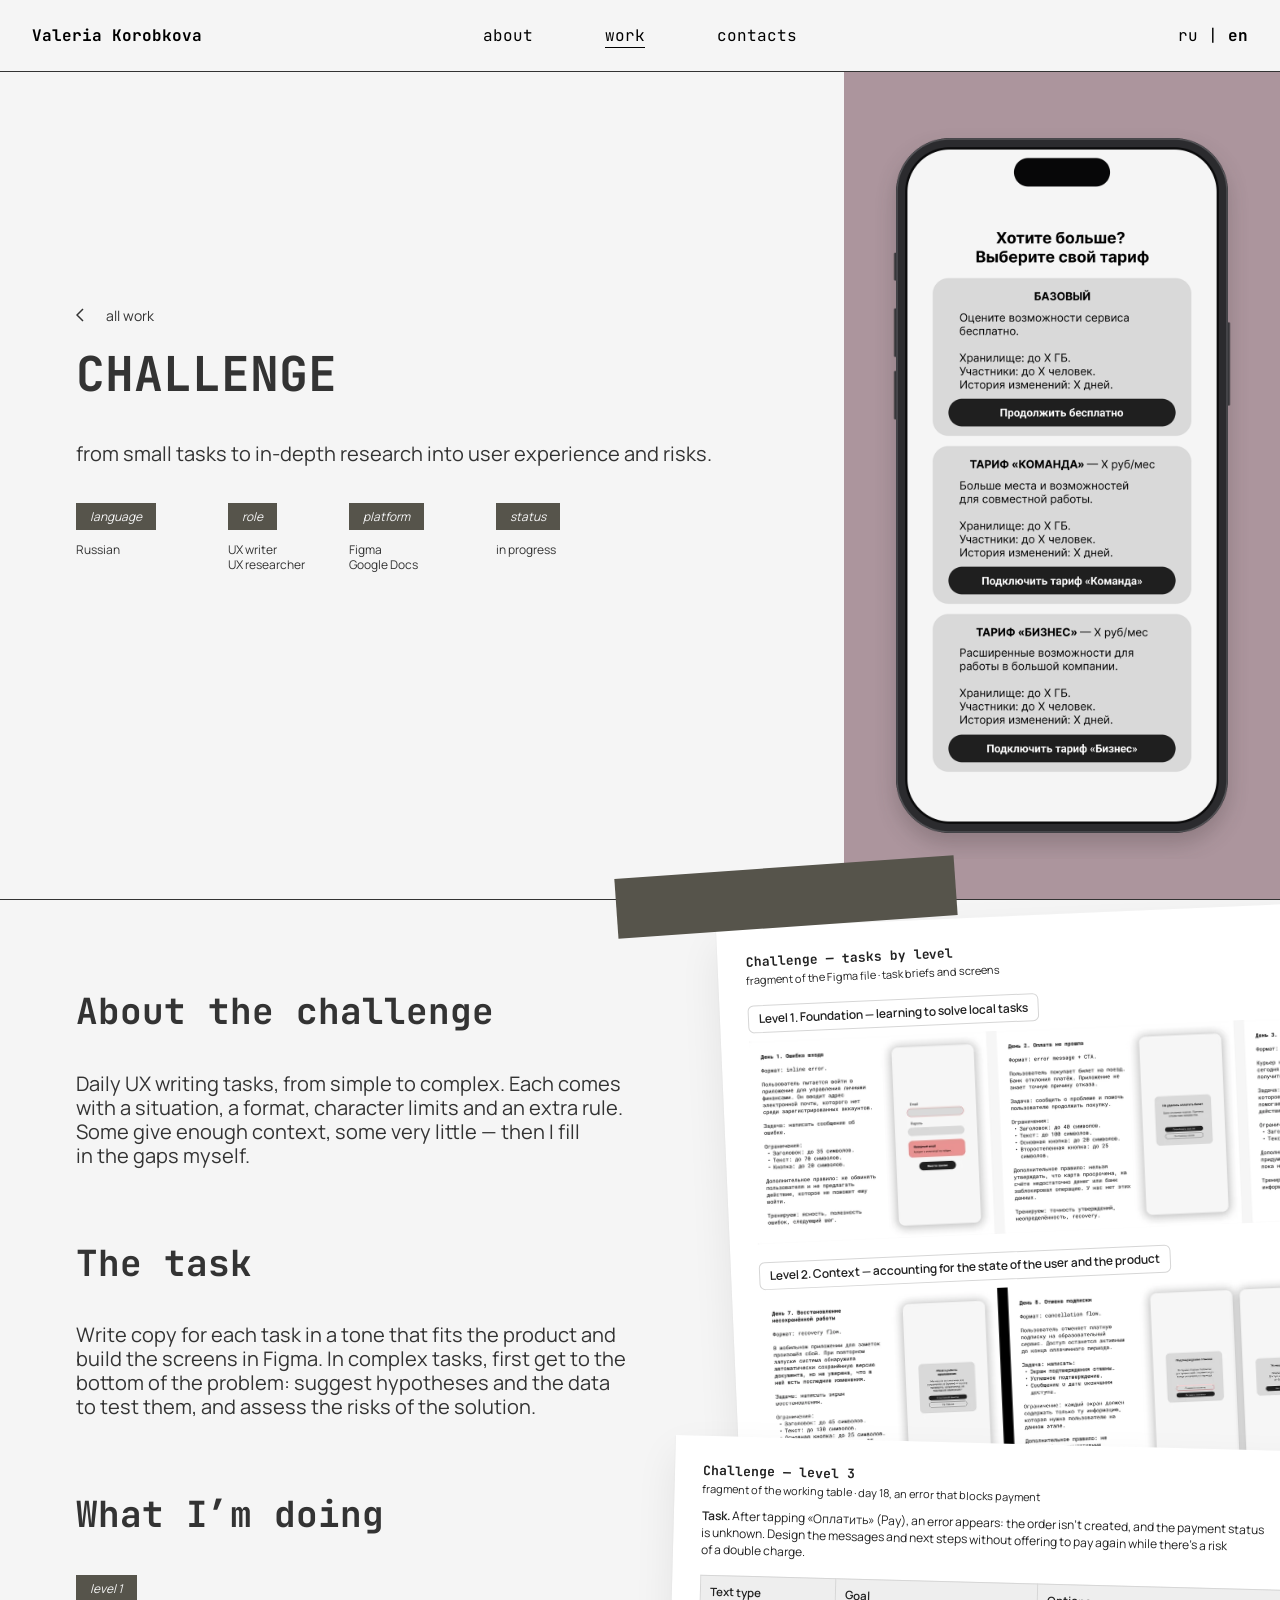
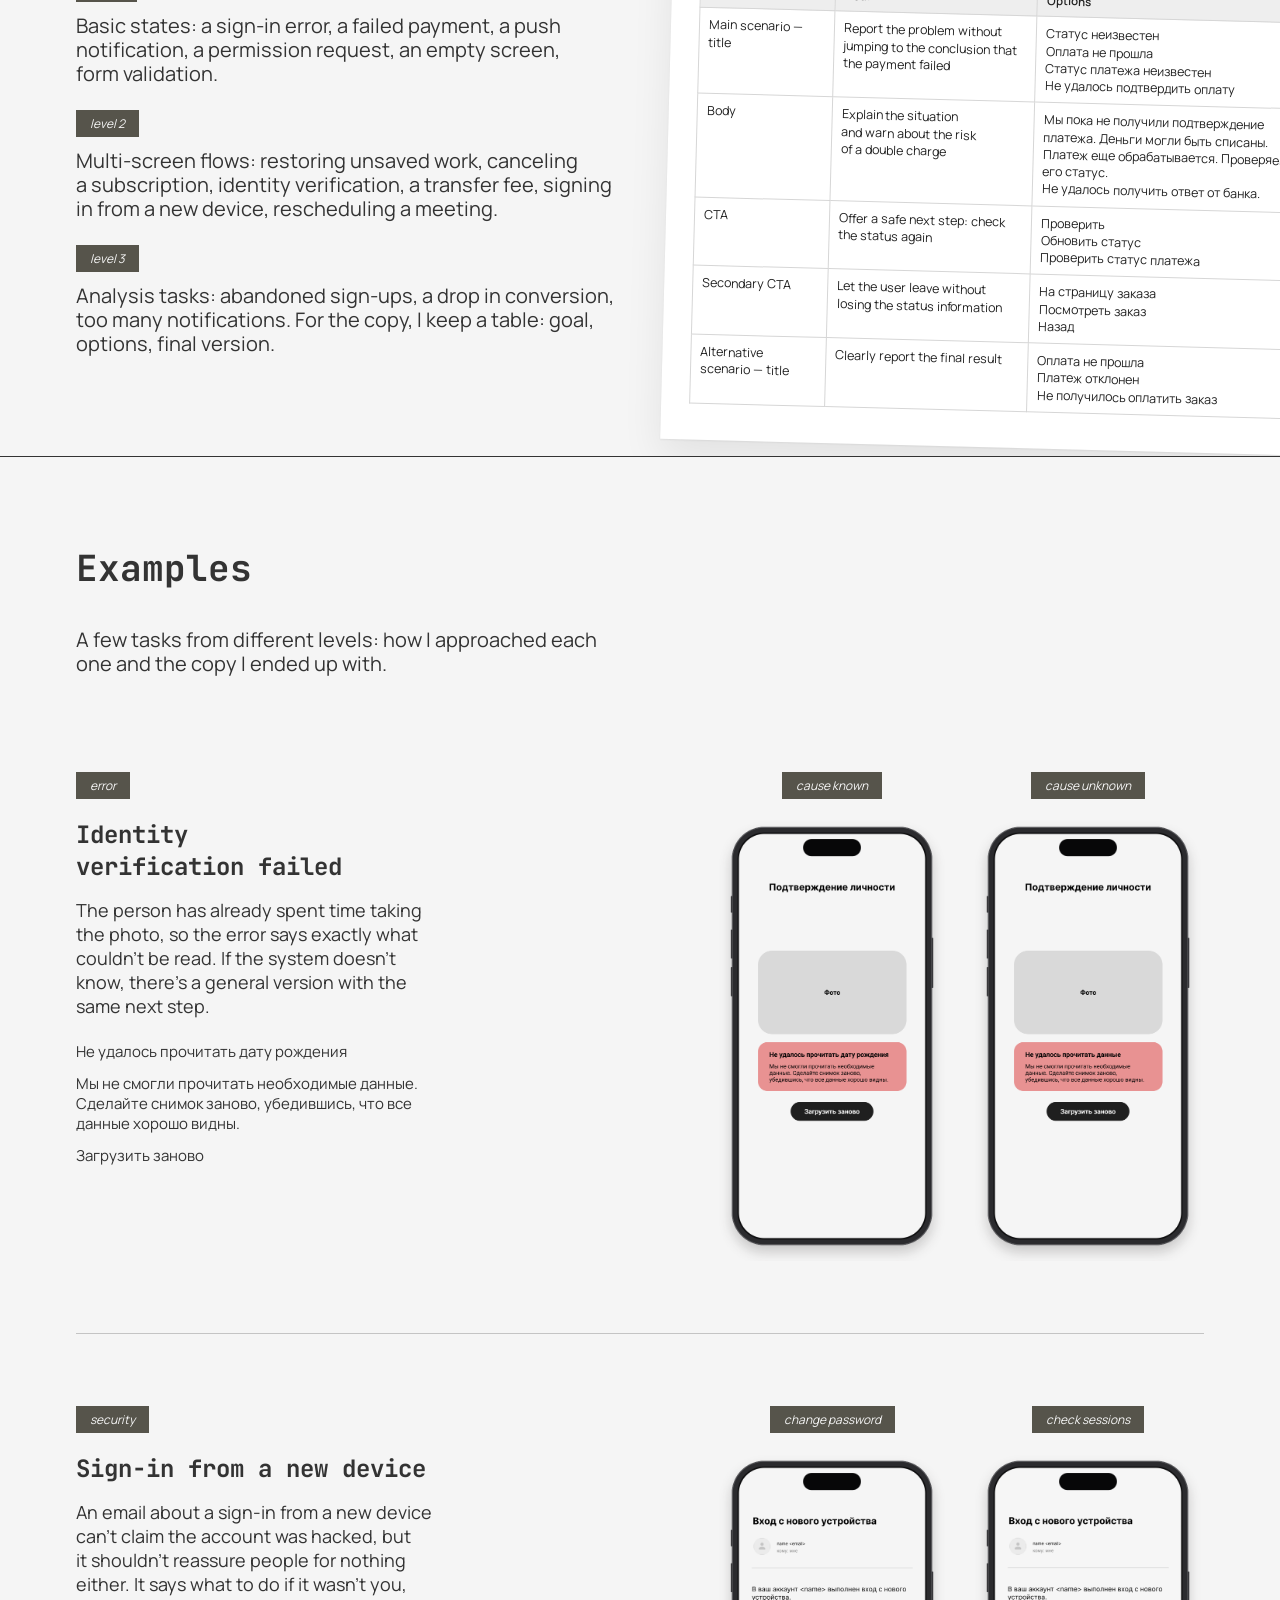
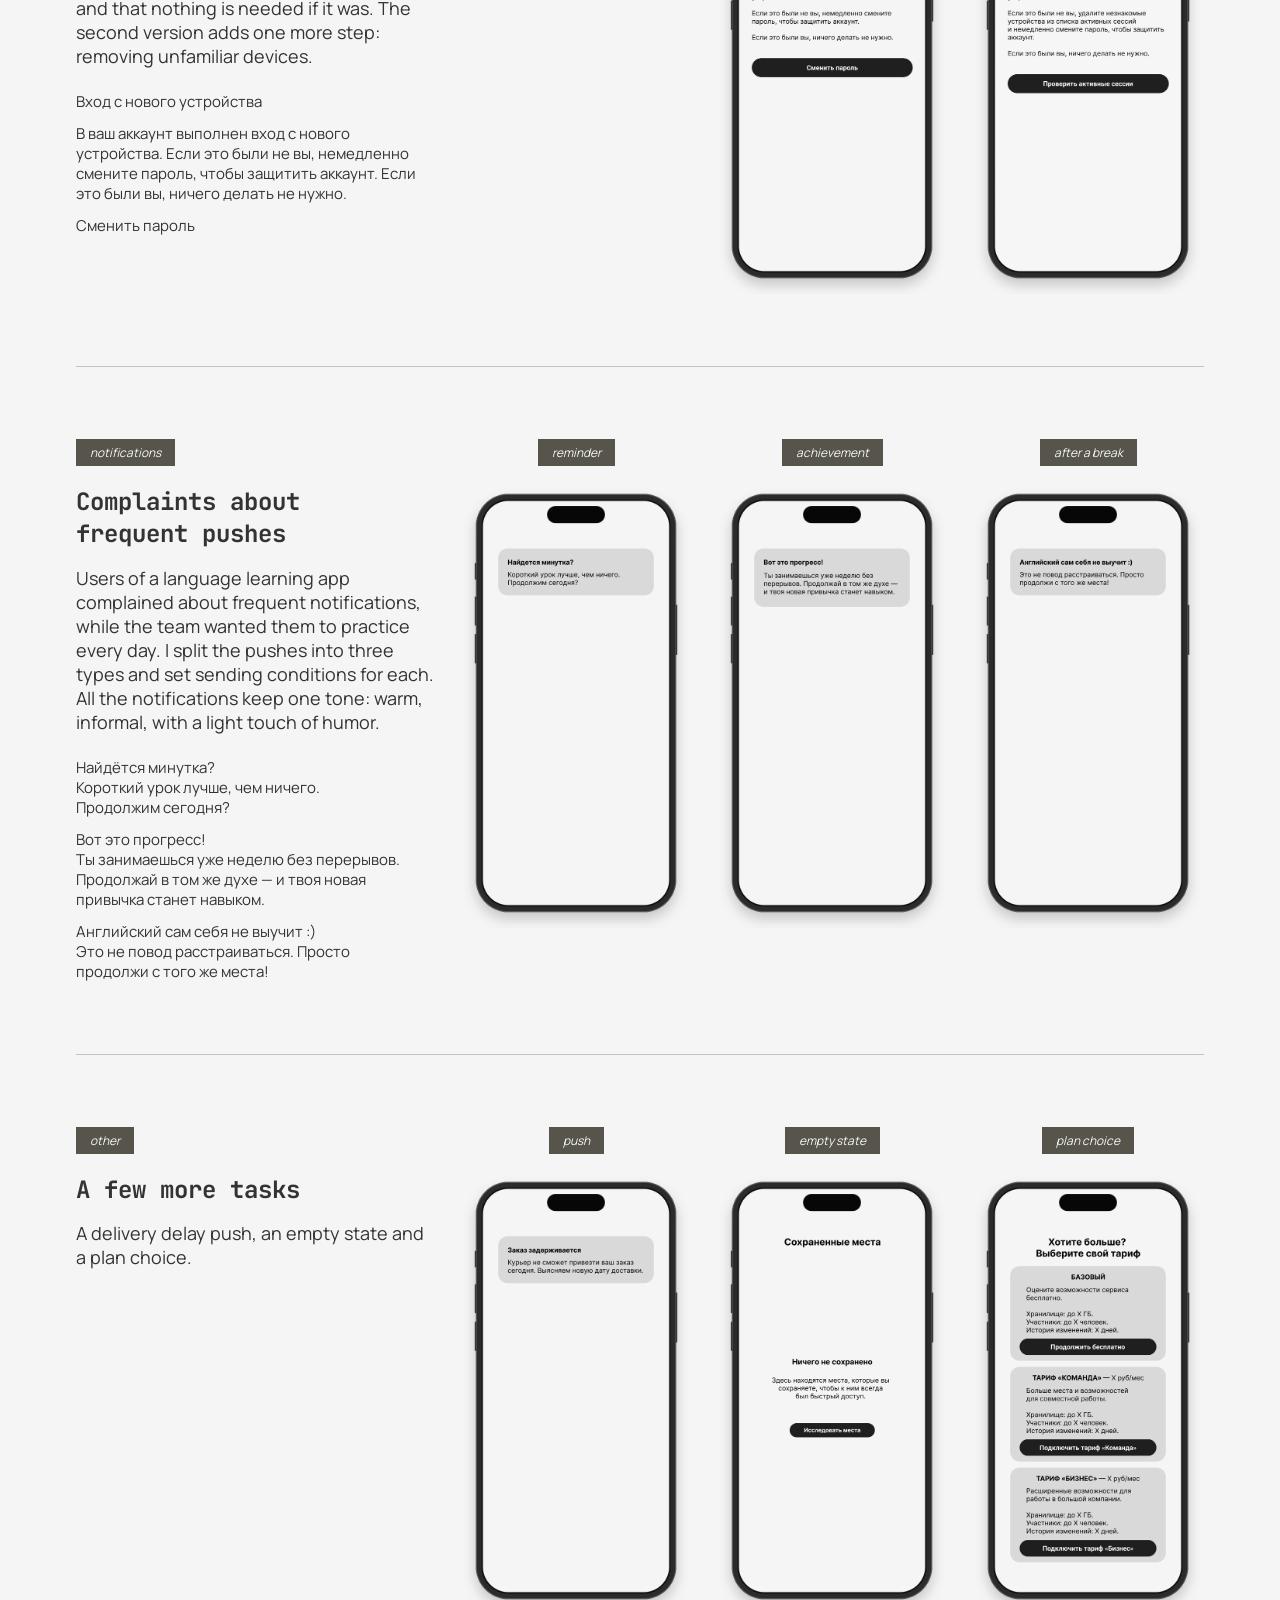
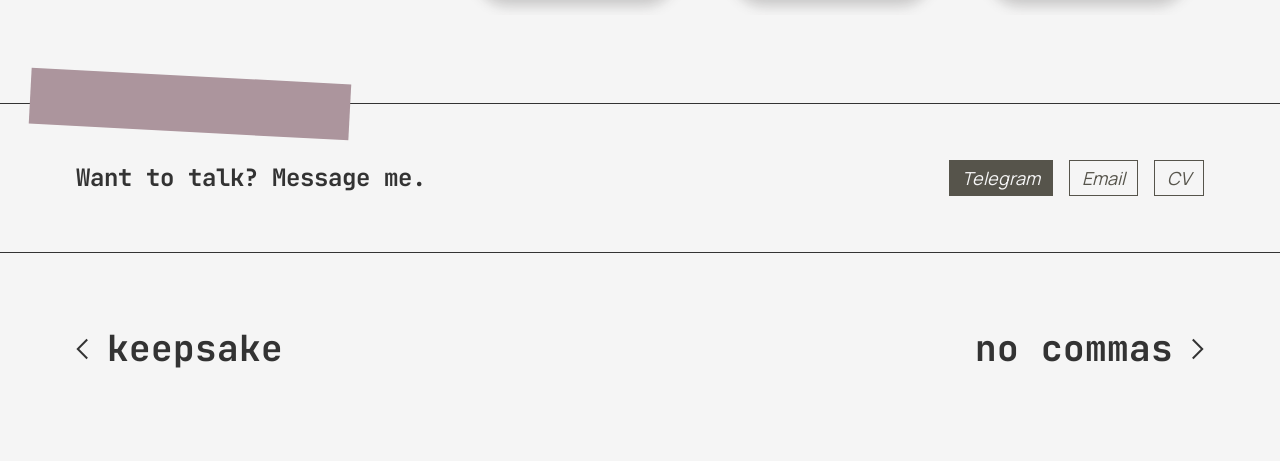
<file: en/projects/challenge.html>
<!doctype html>
<html lang="en">
<head>
  <meta charset="utf-8">
  <meta name="viewport" content="width=device-width, initial-scale=1">
  <title>Challenge — Valeria Korobkova’s portfolio</title>
  <link rel="icon" href="../../assets/favicon.svg" type="image/svg+xml">
  <link rel="icon" href="../../assets/favicon-32.png" sizes="32x32" type="image/png">
  <link rel="apple-touch-icon" href="../../assets/apple-touch-icon.png">
  <link rel="preconnect" href="https://fonts.googleapis.com">
  <link rel="preconnect" href="https://fonts.gstatic.com" crossorigin>
  <link href="https://fonts.googleapis.com/css2?family=Manrope:wght@400;600;700&family=JetBrains+Mono:wght@400;700&display=swap" rel="stylesheet">
  <link rel="alternate" hreflang="ru" href="../../projects/challenge.html">
  <link rel="alternate" hreflang="en" href="challenge.html">
  <link rel="stylesheet" href="../../assets/css/style.css">
  <script src="../../assets/js/menu.js" defer></script>
</head>
<body>

<header class="header">
  <a class="header__name" href="../index.html">Valeria Korobkova</a>
  <button class="header__burger" type="button" aria-expanded="false" aria-controls="menu" aria-label="Open menu" data-open="Open menu" data-close="Close menu"><span></span><span></span></button>
  <div class="header__menu" id="menu">
    <nav class="header__nav">
      <a href="../index.html#about">about</a>
      <a href="../index.html#projects" aria-current="true">work</a>
      <a href="../index.html#contacts">contacts</a>
    </nav>
    <div class="header__lang"><a href="../../projects/challenge.html" hreflang="ru" lang="ru">ru</a><span>|</span><b>en</b></div>
  </div>
</header>

<main>
  <section class="hero hero--project">
    <div class="wrap">
      <a class="back" href="../index.html#projects">
        <svg viewBox="0 0 8 14" width="8" height="14" aria-hidden="true"><path d="M7 1 1 7l6 6" fill="none" stroke="currentColor" stroke-width="1.5"/></svg>
        all work
      </a>
      <h1 class="h1">Challenge</h1>
      <p class="hero__text">from small tasks to&nbsp;<span class="nobr">in-depth</span> research into user experience and risks.</p>
      <dl class="facts">
        <div><dt class="tag">language</dt><dd>Russian</dd></div>
        <div><dt class="tag">role</dt><dd>UX&nbsp;writer<br>UX&nbsp;researcher</dd></div>
        <div><dt class="tag">platform</dt><dd>Figma<br>Google Docs</dd></div>
        <div><dt class="tag">status</dt><dd>in&nbsp;progress</dd></div>
      </dl>
    </div>
    <div class="hero__block hero__block--mauve">
      <img class="hero__phone" src="../../assets/img/challenge/hero-pricing.png" width="944" height="1832" alt="Pricing page from the challenge, in Russian">
    </div>
    <div class="tape tape--dark tape--challenge"></div>
  </section>

  <section class="section product product--challenge">
    <div class="wrap">
      <div class="text">
        <div class="block">
          <h2 class="h2">About the challenge</h2>
          <p>Daily UX&nbsp;writing tasks, from simple to&nbsp;complex. Each comes with a&nbsp;situation, a&nbsp;format, character limits and an&nbsp;extra rule. Some give enough context, some very little&nbsp;— then I&nbsp;fill in&nbsp;the gaps myself.</p>
        </div>

        <div class="block">
          <h2 class="h2">The task</h2>
          <p>Write copy for each task in&nbsp;a&nbsp;tone that fits the product and build the screens in&nbsp;Figma. In&nbsp;complex tasks, first get to&nbsp;the bottom of&nbsp;the problem: suggest hypotheses and the data to&nbsp;test them, and assess the risks of&nbsp;the solution.</p>
        </div>

        <div class="block block--did">
          <h2 class="h2">What I’m doing</h2>
          <div class="item">
            <span class="tag">level 1</span>
            <p>Basic states: a&nbsp;<span class="nobr">sign-in</span> error, a&nbsp;failed payment, a&nbsp;push notification, a&nbsp;permission request, an&nbsp;empty screen, form validation.</p>
          </div>
          <div class="item">
            <span class="tag">level 2</span>
            <p><span class="nobr">Multi-screen</span> flows: restoring unsaved work, canceling a&nbsp;subscription, identity verification, a&nbsp;transfer fee, signing in&nbsp;from a&nbsp;new device, rescheduling a&nbsp;meeting.</p>
          </div>
          <div class="item">
            <span class="tag">level 3</span>
            <p>Analysis tasks: abandoned <span class="nobr">sign-ups</span>, a&nbsp;drop in&nbsp;conversion, too many notifications. For the copy, I&nbsp;keep a&nbsp;table: goal, options, final version.</p>
          </div>
        </div>
      </div>
    </div>

    <!-- справа два листа: обзор заданий из Figma и кусок рабочей таблицы дня 18; обрезаны краем страницы -->
    <div class="sheets sheets--challenge" aria-hidden="true">
    <div class="sheet sheet--figma">
      <div class="sheet__title">Challenge&nbsp;— tasks by&nbsp;level</div>
      <div class="sheet__sub">fragment of&nbsp;the Figma file · task briefs and screens</div>
      <div class="figma-level"><span class="figma-level__name">Level 1. Foundation&nbsp;— learning to&nbsp;solve local tasks</span><img src="../../assets/img/challenge/figma-level1.webp" width="1004" height="203" alt=""></div>
      <div class="figma-level"><span class="figma-level__name">Level 2. Context&nbsp;— accounting for the state of&nbsp;the user and the product</span><img src="../../assets/img/challenge/figma-level2.webp" width="1004" height="203" alt=""></div>
      <div class="figma-level"><span class="figma-level__name">Level 3. Product thinking&nbsp;— linking content to&nbsp;user behavior</span><img src="../../assets/img/challenge/figma-level3.webp" width="1004" height="203" alt=""></div>
    </div>
    <div class="sheet sheet--glossary">
      <div class="sheet__title">Challenge&nbsp;— level 3</div>
      <div class="sheet__sub">fragment of&nbsp;the working table · day 18, an&nbsp;error that blocks payment</div>
      <p class="sheet__task"><b>Task.</b> After tapping «Оплатить» (Pay), an&nbsp;error appears: the order isn’t created, and the payment status is&nbsp;unknown. Design the messages and next steps without offering to&nbsp;pay again while there’s a&nbsp;risk of&nbsp;a&nbsp;double charge.</p>
      <table>
        <colgroup><col style="width:16%"><col style="width:24%"><col style="width:32%"><col style="width:28%"></colgroup>
        <thead><tr><th>Text type</th><th>Goal</th><th>Options</th><th>Final</th></tr></thead>
        <tbody>
          <tr><td>Main scenario&nbsp;— title</td><td>Report the problem without jumping to&nbsp;the conclusion that the payment failed</td><td>Статус неизвестен<br>Оплата не&nbsp;прошла<br>Статус платежа неизвестен<br>Не&nbsp;удалось подтвердить оплату</td><td>Не&nbsp;удалось подтвердить оплату</td></tr>
          <tr><td>Body</td><td>Explain the situation and warn about the risk of&nbsp;a&nbsp;double charge</td><td>Мы&nbsp;пока не&nbsp;получили подтверждение платежа. Деньги могли быть списаны.<br>Платеж еще обрабатывается. Проверяем его статус.<br>Не&nbsp;удалось получить ответ от&nbsp;банка.</td><td>Пока не&nbsp;возвращайтесь к&nbsp;оплате. Мы&nbsp;можем еще раз проверить статус платежа, чтобы предотвратить повторное списание.</td></tr>
          <tr><td>CTA</td><td>Offer a&nbsp;safe next step: check the status again</td><td>Проверить<br>Обновить статус<br>Проверить статус платежа</td><td>Проверить статус платежа</td></tr>
          <tr><td>Secondary CTA</td><td>Let the user leave without losing the status information</td><td>На&nbsp;страницу заказа<br>Посмотреть заказ<br>Назад</td><td>На&nbsp;страницу заказа</td></tr>
          <tr><td>Alternative scenario&nbsp;— title</td><td>Clearly report the final result</td><td>Оплата не&nbsp;прошла<br>Платеж отклонен<br>Не&nbsp;получилось оплатить заказ</td><td>Не&nbsp;получилось оплатить заказ</td></tr>
        </tbody>
      </table>
    </div>
    </div>
  </section>

  <section class="section results">
    <div class="wrap">
      <h2 class="h2">Examples</h2>
      <div class="text">
        <p>A&nbsp;few tasks from different levels: how I&nbsp;approached each one and the copy I&nbsp;ended up&nbsp;with.</p>
      </div>

      <div class="examples">
        <article class="ex">
          <div class="ex__text">
            <span class="tag">error</span>
            <h3 class="h3">Identity verification failed</h3>
            <p>The person has already spent time taking the photo, so&nbsp;the error says exactly what couldn’t be&nbsp;read. If&nbsp;the system doesn’t know, there’s a&nbsp;general version with the same next step.</p>
            <div class="lines">
              <p>Не&nbsp;удалось прочитать дату рождения</p>
              <p>Мы&nbsp;не&nbsp;смогли прочитать необходимые данные. Сделайте снимок заново, убедившись, что все данные хорошо видны.</p>
              <p>Загрузить заново</p>
            </div>
          </div>
          <div class="ex__phones ex__phones--two">
            <figure><figcaption class="tag">cause known</figcaption><img src="../../assets/img/challenge/d09-known.png" width="598" height="1159" loading="lazy" alt="Identity check error: the date of birth couldn’t be read"></figure>
            <figure><figcaption class="tag">cause unknown</figcaption><img src="../../assets/img/challenge/d09-unknown.png" width="598" height="1159" loading="lazy" alt="Identity check error: the data couldn’t be read"></figure>
          </div>
        </article>
        <article class="ex">
          <div class="ex__text">
            <span class="tag">security</span>
            <h3 class="h3"><span class="nobr">Sign-in</span> from a&nbsp;new device</h3>
            <p>An&nbsp;email about a&nbsp;<span class="nobr">sign-in</span> from a&nbsp;new device can’t claim the account was hacked, but it&nbsp;shouldn’t reassure people for nothing either. It&nbsp;says what to&nbsp;do&nbsp;if&nbsp;it&nbsp;wasn’t you, and that nothing is&nbsp;needed if&nbsp;it&nbsp;was. The second version adds one more step: removing unfamiliar devices.</p>
            <div class="lines">
              <p>Вход с&nbsp;нового устройства</p>
              <p>В&nbsp;ваш аккаунт выполнен вход с&nbsp;нового устройства. Если это были не&nbsp;вы, немедленно смените пароль, чтобы защитить аккаунт. Если это были вы, ничего делать не&nbsp;нужно.</p>
              <p>Сменить пароль</p>
            </div>
          </div>
          <div class="ex__phones ex__phones--two">
            <figure><figcaption class="tag">change password</figcaption><img src="../../assets/img/challenge/d11-password.png" width="598" height="1159" loading="lazy" alt="Email about a sign-in from a new device: change password"></figure>
            <figure><figcaption class="tag">check sessions</figcaption><img src="../../assets/img/challenge/d11-sessions.png" width="598" height="1159" loading="lazy" alt="Email about a sign-in from a new device: check active sessions"></figure>
          </div>
        </article>
        <article class="ex">
          <div class="ex__text">
            <span class="tag">notifications</span>
            <h3 class="h3">Complaints about frequent pushes</h3>
            <p>Users of&nbsp;a&nbsp;language learning app complained about frequent notifications, while the team wanted them to&nbsp;practice every day. I&nbsp;split the pushes into three types and set sending conditions for each. All the notifications keep one tone: warm, informal, with a&nbsp;light touch of&nbsp;humor.</p>
            <div class="lines">
              <p>Найдётся минутка?<br>Короткий урок лучше, чем ничего. Продолжим сегодня?</p>
              <p>Вот это прогресс!<br>Ты&nbsp;занимаешься уже неделю без перерывов. Продолжай в&nbsp;том&nbsp;же&nbsp;духе&nbsp;— и&nbsp;твоя новая привычка станет навыком.</p>
              <p>Английский сам себя не&nbsp;выучит :)<br>Это не&nbsp;повод расстраиваться. Просто продолжи с&nbsp;того&nbsp;же&nbsp;места!</p>
            </div>
          </div>
          <div class="ex__phones">
            <figure><figcaption class="tag">reminder</figcaption><img src="../../assets/img/challenge/d17-reminder.png" width="598" height="1159" loading="lazy" alt="Practice reminder push, in Russian"></figure>
            <figure><figcaption class="tag">achievement</figcaption><img src="../../assets/img/challenge/d17-achievement.png" width="598" height="1159" loading="lazy" alt="Achievement push, in Russian"></figure>
            <figure><figcaption class="tag">after a&nbsp;break</figcaption><img src="../../assets/img/challenge/d17-comeback.png" width="598" height="1159" loading="lazy" alt="Push after a break, in Russian"></figure>
          </div>
        </article>
        <article class="ex">
          <div class="ex__text">
            <span class="tag">other</span>
            <h3 class="h3">A&nbsp;few more tasks</h3>
            <p>A&nbsp;delivery delay push, an&nbsp;empty state and a&nbsp;plan choice.</p>
          </div>
          <div class="ex__phones">
            <figure><figcaption class="tag">push</figcaption><img src="../../assets/img/challenge/d03-delivery.png" width="598" height="1159" loading="lazy" alt="Delivery delay push, in Russian"></figure>
            <figure><figcaption class="tag">empty state</figcaption><img src="../../assets/img/challenge/d05-empty.png" width="598" height="1159" loading="lazy" alt="Empty state, in Russian"></figure>
            <figure><figcaption class="tag">plan choice</figcaption><img src="../../assets/img/challenge/d15-pricing.png" width="598" height="1159" loading="lazy" alt="Pricing page, in Russian"></figure>
          </div>
        </article>
      </div>
    </div>
  </section>

  <div class="tape-line" aria-hidden="true"><div class="tape tape--mauve tape--ch-cta"></div></div>

  <section class="section cta">
    <div class="wrap">
      <p class="h3">Want to&nbsp;talk? Message me.</p>
      <div class="cta__links">
        <a class="btn" href="https://t.me/vva_lll">Telegram</a>
        <a class="btn btn--line" href="mailto:valery.k0r04@gmail.com">Email</a>
        <a class="btn btn--line" href="../../assets/cv/korobkova-ux-writer-en.pdf" download="CV — Valeria Korobkova, UX writer.pdf">CV</a>
      </div>
    </div>
  </section>

  <nav class="pager" aria-label="Other work">
    <div class="wrap">
      <a class="pager__link" href="keepsake.html" aria-label="Previous: keepsake">
        <svg class="pager__chev" viewBox="0 0 8 14" aria-hidden="true"><path d="M7 1 1 7l6 6" fill="none" stroke="currentColor" stroke-width="2" vector-effect="non-scaling-stroke"/></svg>
        <span class="pager__name">keepsake</span>
      </a>
      <a class="pager__link pager__link--next" href="no-commas.html" aria-label="Next: no commas">
        <span class="pager__name">no&nbsp;commas</span>
        <svg class="pager__chev" viewBox="0 0 8 14" aria-hidden="true"><path d="M1 1l6 6-6 6" fill="none" stroke="currentColor" stroke-width="2" vector-effect="non-scaling-stroke"/></svg>
      </a>
    </div>
  </nav>

</main>
</body>
</html>
</file>
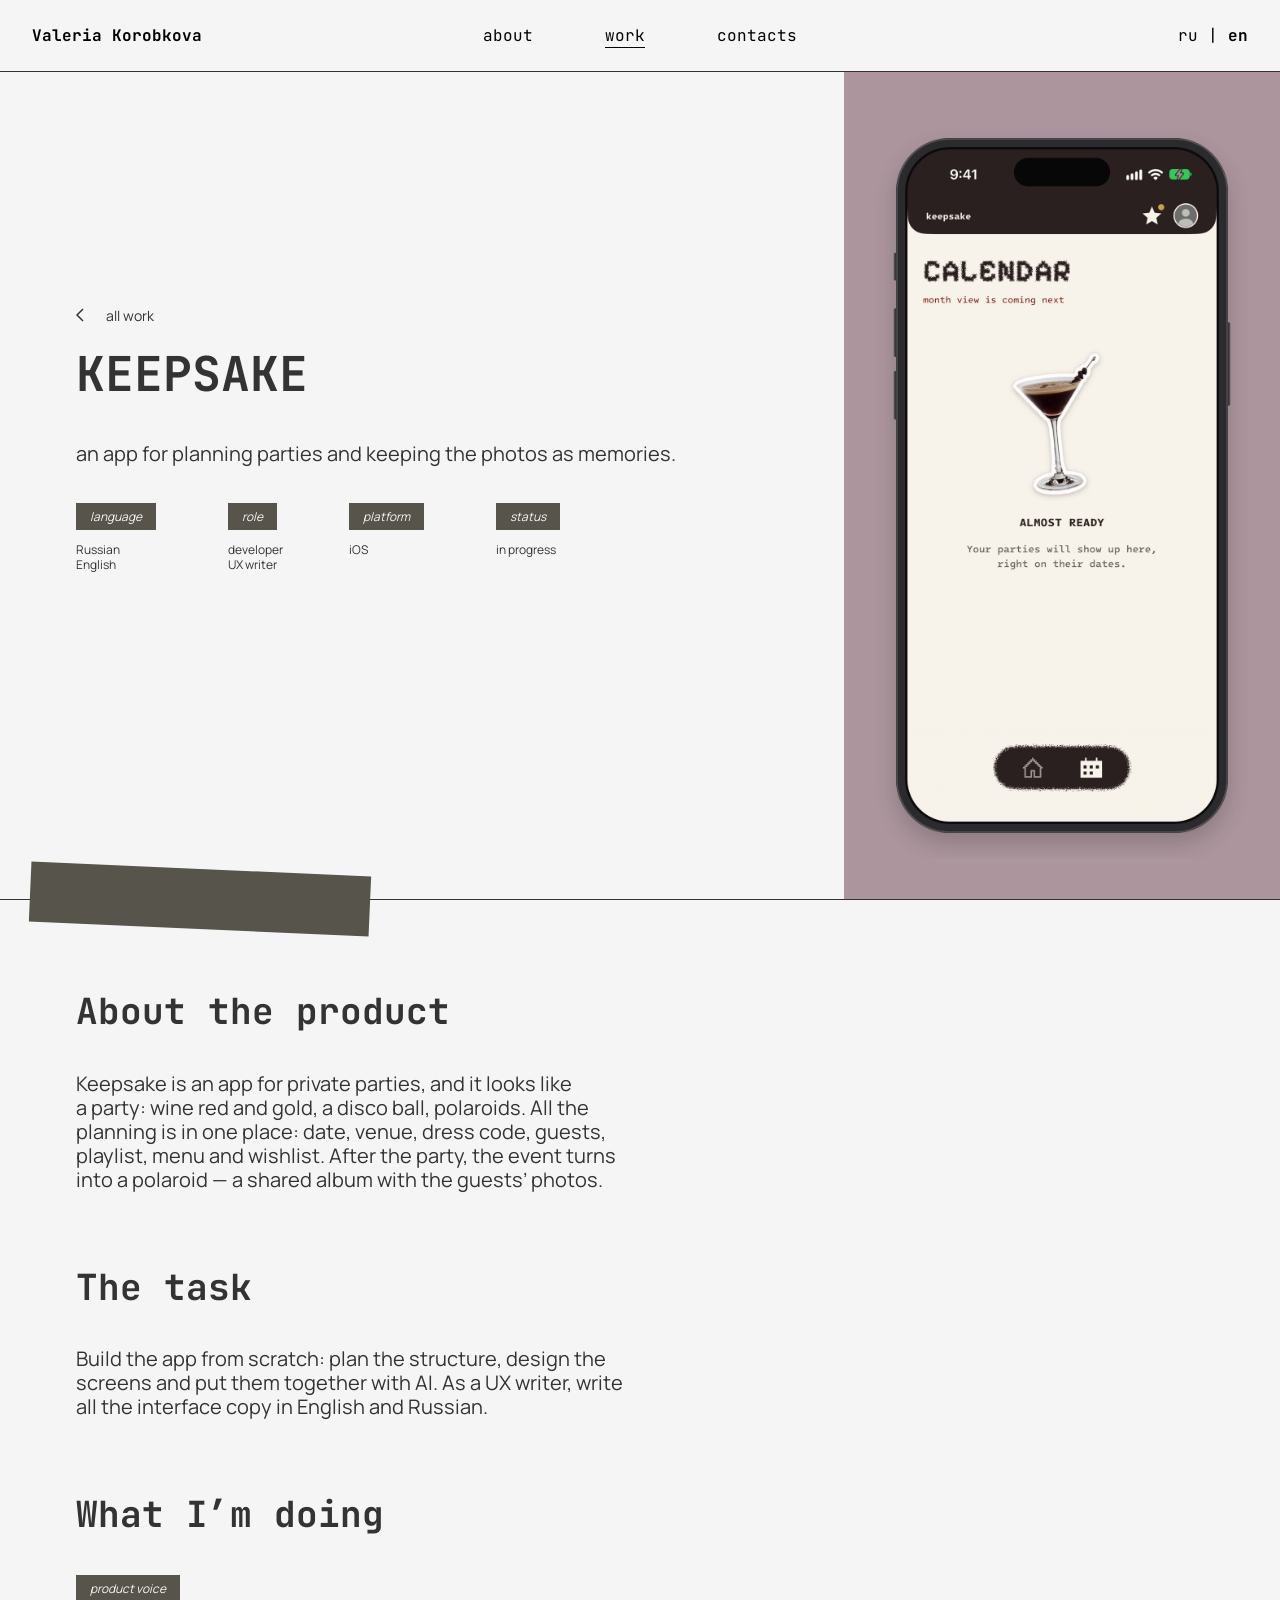
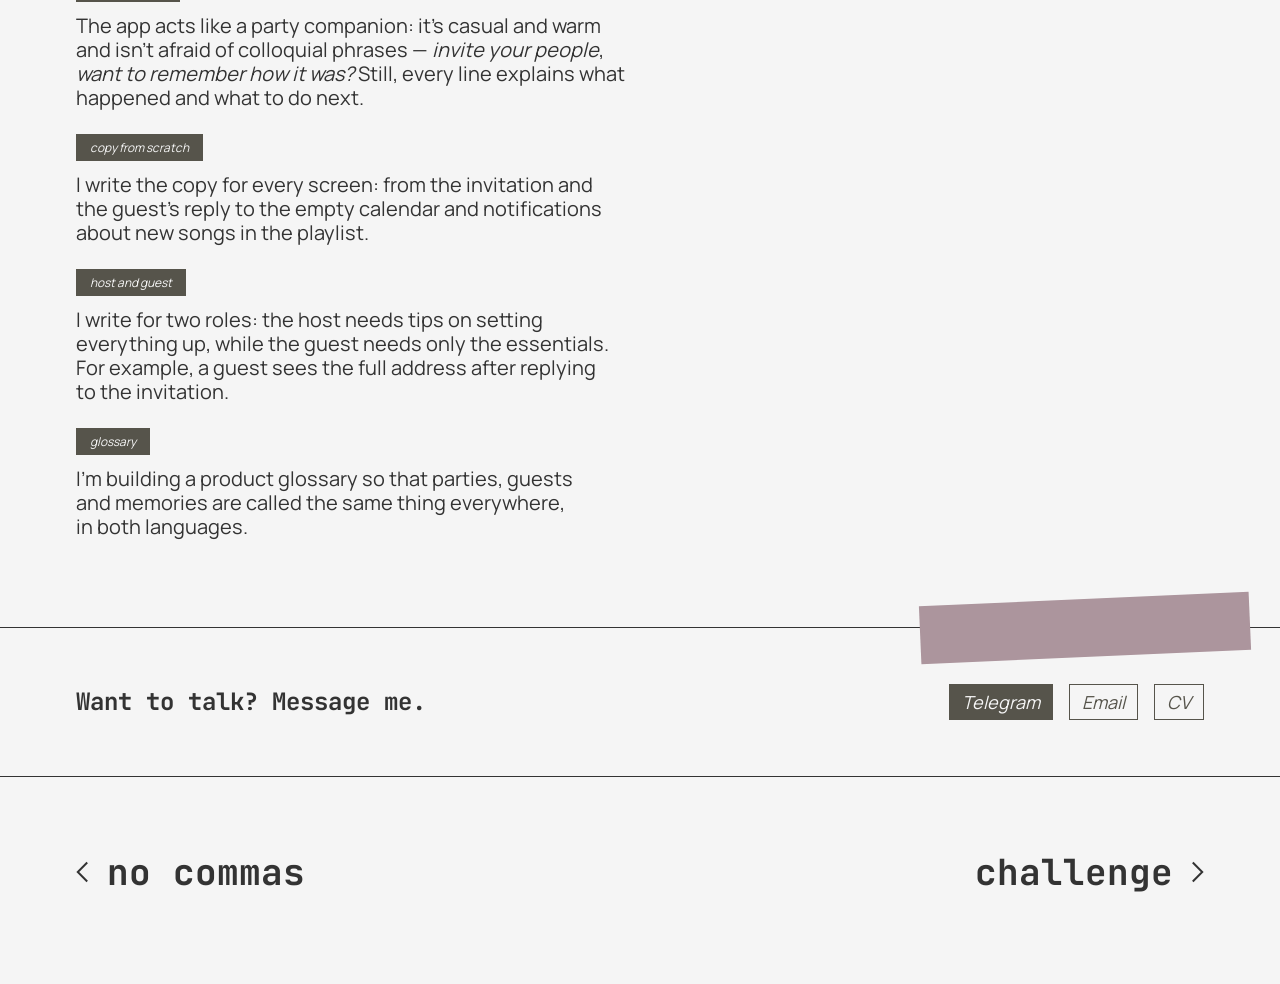
<file: en/projects/keepsake.html>
<!doctype html>
<html lang="en">
<head>
  <meta charset="utf-8">
  <meta name="viewport" content="width=device-width, initial-scale=1">
  <title>Keepsake — Valeria Korobkova’s portfolio</title>
  <link rel="icon" href="../../assets/favicon.svg" type="image/svg+xml">
  <link rel="icon" href="../../assets/favicon-32.png" sizes="32x32" type="image/png">
  <link rel="apple-touch-icon" href="../../assets/apple-touch-icon.png">
  <link rel="preconnect" href="https://fonts.googleapis.com">
  <link rel="preconnect" href="https://fonts.gstatic.com" crossorigin>
  <link href="https://fonts.googleapis.com/css2?family=Manrope:wght@400;600;700&family=JetBrains+Mono:wght@400;700&display=swap" rel="stylesheet">
  <link rel="alternate" hreflang="ru" href="../../projects/keepsake.html">
  <link rel="alternate" hreflang="en" href="keepsake.html">
  <link rel="stylesheet" href="../../assets/css/style.css">
  <script src="../../assets/js/menu.js" defer></script>
</head>
<body>

<header class="header">
  <a class="header__name" href="../index.html">Valeria Korobkova</a>
  <button class="header__burger" type="button" aria-expanded="false" aria-controls="menu" aria-label="Open menu" data-open="Open menu" data-close="Close menu"><span></span><span></span></button>
  <div class="header__menu" id="menu">
    <nav class="header__nav">
      <a href="../index.html#about">about</a>
      <a href="../index.html#projects" aria-current="true">work</a>
      <a href="../index.html#contacts">contacts</a>
    </nav>
    <div class="header__lang"><a href="../../projects/keepsake.html" hreflang="ru" lang="ru">ru</a><span>|</span><b>en</b></div>
  </div>
</header>

<main>
  <section class="hero hero--project">
    <div class="wrap">
      <a class="back" href="../index.html#projects">
        <svg viewBox="0 0 8 14" width="8" height="14" aria-hidden="true"><path d="M7 1 1 7l6 6" fill="none" stroke="currentColor" stroke-width="1.5"/></svg>
        all work
      </a>
      <h1 class="h1">Keepsake</h1>
      <p class="hero__text">an&nbsp;app for planning parties and keeping the photos as&nbsp;memories.</p>
      <dl class="facts">
        <div><dt class="tag">language</dt><dd>Russian<br>English</dd></div>
        <div><dt class="tag">role</dt><dd>developer<br>UX&nbsp;writer</dd></div>
        <div><dt class="tag">platform</dt><dd>iOS</dd></div>
        <div><dt class="tag">status</dt><dd>in&nbsp;progress</dd></div>
      </dl>
    </div>
    <div class="hero__block hero__block--mauve">
      <img class="hero__phone" src="../../assets/img/keepsake/hero-calendar.png" width="944" height="1836" alt="Keepsake calendar screen: “Almost ready. Your parties will show up here, right on their dates.”">
    </div>
    <div class="tape tape--dark tape--keepsake"></div>
  </section>

  <section class="section">
    <div class="wrap">
      <div class="text">
        <div class="block">
          <h2 class="h2">About the product</h2>
          <p>Keepsake is&nbsp;an&nbsp;app for private parties, and it&nbsp;looks like a&nbsp;party: wine red and gold, a&nbsp;disco ball, polaroids. All the planning is&nbsp;in&nbsp;one place: date, venue, dress code, guests, playlist, menu and wishlist. After the party, the event turns into a&nbsp;polaroid&nbsp;— a&nbsp;shared album with the guests’ photos.</p>
        </div>

        <div class="block">
          <h2 class="h2">The task</h2>
          <p>Build the app from scratch: plan the structure, design the screens and put them together with AI. As&nbsp;a&nbsp;UX&nbsp;writer, write all the interface copy in&nbsp;English and Russian.</p>
        </div>

        <div class="block block--did">
          <h2 class="h2">What I’m doing</h2>
          <div class="item">
            <span class="tag">product voice</span>
            <p>The app acts like a&nbsp;party companion: it’s casual and warm and isn’t afraid of&nbsp;colloquial phrases&nbsp;— <i>invite your people</i>, <i>want to&nbsp;remember how it&nbsp;was?</i> Still, every line explains what happened and what to&nbsp;do&nbsp;next.</p>
          </div>
          <div class="item">
            <span class="tag">copy from scratch</span>
            <p>I&nbsp;write the copy for every screen: from the invitation and the guest’s reply to&nbsp;the empty calendar and notifications about new songs in&nbsp;the playlist.</p>
          </div>
          <div class="item">
            <span class="tag">host and guest</span>
            <p>I&nbsp;write for two roles: the host needs tips on&nbsp;setting everything up, while the guest needs only the essentials. For example, a&nbsp;guest sees the full address after replying to&nbsp;the invitation.</p>
          </div>
          <div class="item">
            <span class="tag">glossary</span>
            <p>I’m building a&nbsp;product glossary so&nbsp;that parties, guests and memories are called the same thing everywhere, in&nbsp;both languages.</p>
          </div>
        </div>
      </div>
    </div>
  </section>

  <div class="tape-line" aria-hidden="true"><div class="tape tape--mauve tape--ks-cta"></div></div>

  <section class="section cta">
    <div class="wrap">
      <p class="h3">Want to&nbsp;talk? Message me.</p>
      <div class="cta__links">
        <a class="btn" href="https://t.me/vva_lll">Telegram</a>
        <a class="btn btn--line" href="mailto:valery.k0r04@gmail.com">Email</a>
        <a class="btn btn--line" href="../../assets/cv/korobkova-ux-writer-en.pdf" download="CV — Valeria Korobkova, UX writer.pdf">CV</a>
      </div>
    </div>
  </section>

  <nav class="pager" aria-label="Other work">
    <div class="wrap">
      <a class="pager__link" href="no-commas.html" aria-label="Previous: no commas">
        <svg class="pager__chev" viewBox="0 0 8 14" aria-hidden="true"><path d="M7 1 1 7l6 6" fill="none" stroke="currentColor" stroke-width="2" vector-effect="non-scaling-stroke"/></svg>
        <span class="pager__name">no&nbsp;commas</span>
      </a>
      <a class="pager__link pager__link--next" href="challenge.html" aria-label="Next: challenge">
        <span class="pager__name">challenge</span>
        <svg class="pager__chev" viewBox="0 0 8 14" aria-hidden="true"><path d="M1 1l6 6-6 6" fill="none" stroke="currentColor" stroke-width="2" vector-effect="non-scaling-stroke"/></svg>
      </a>
    </div>
  </nav>

</main>
</body>
</html>
</file>
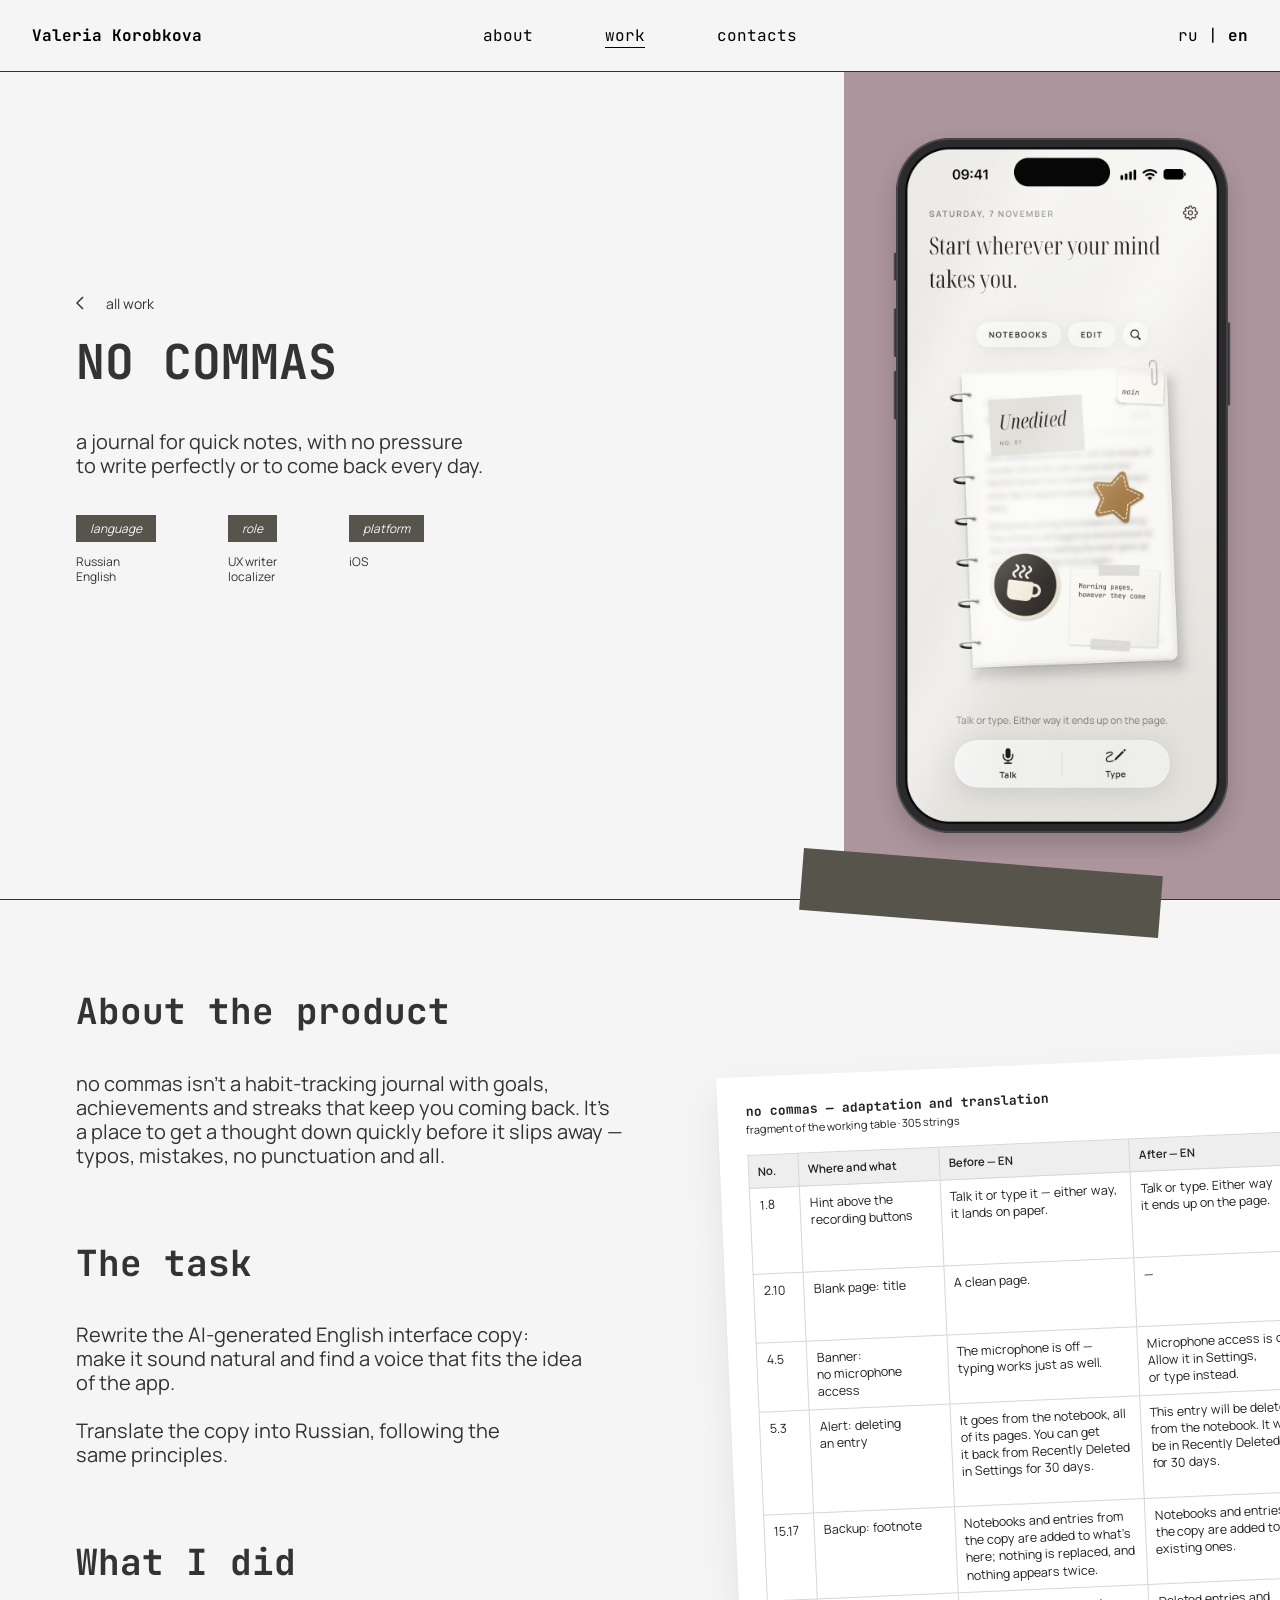
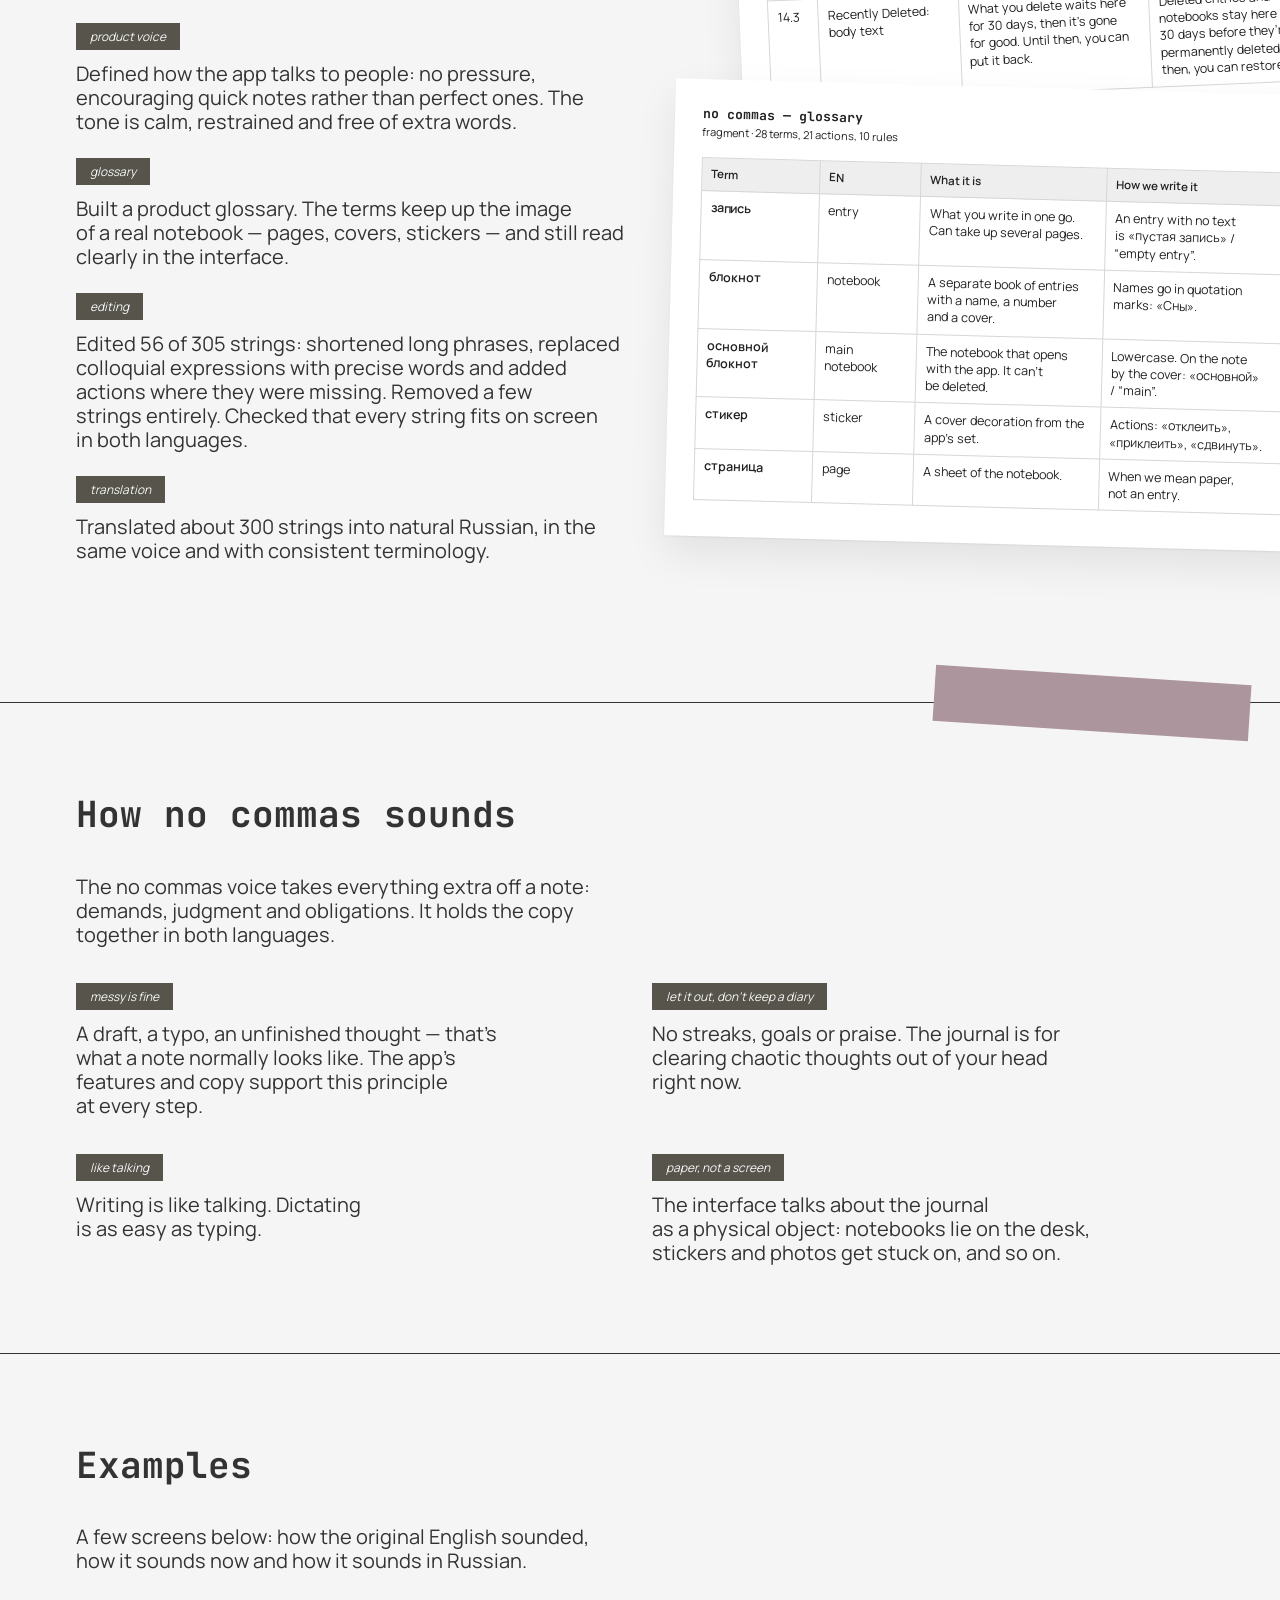
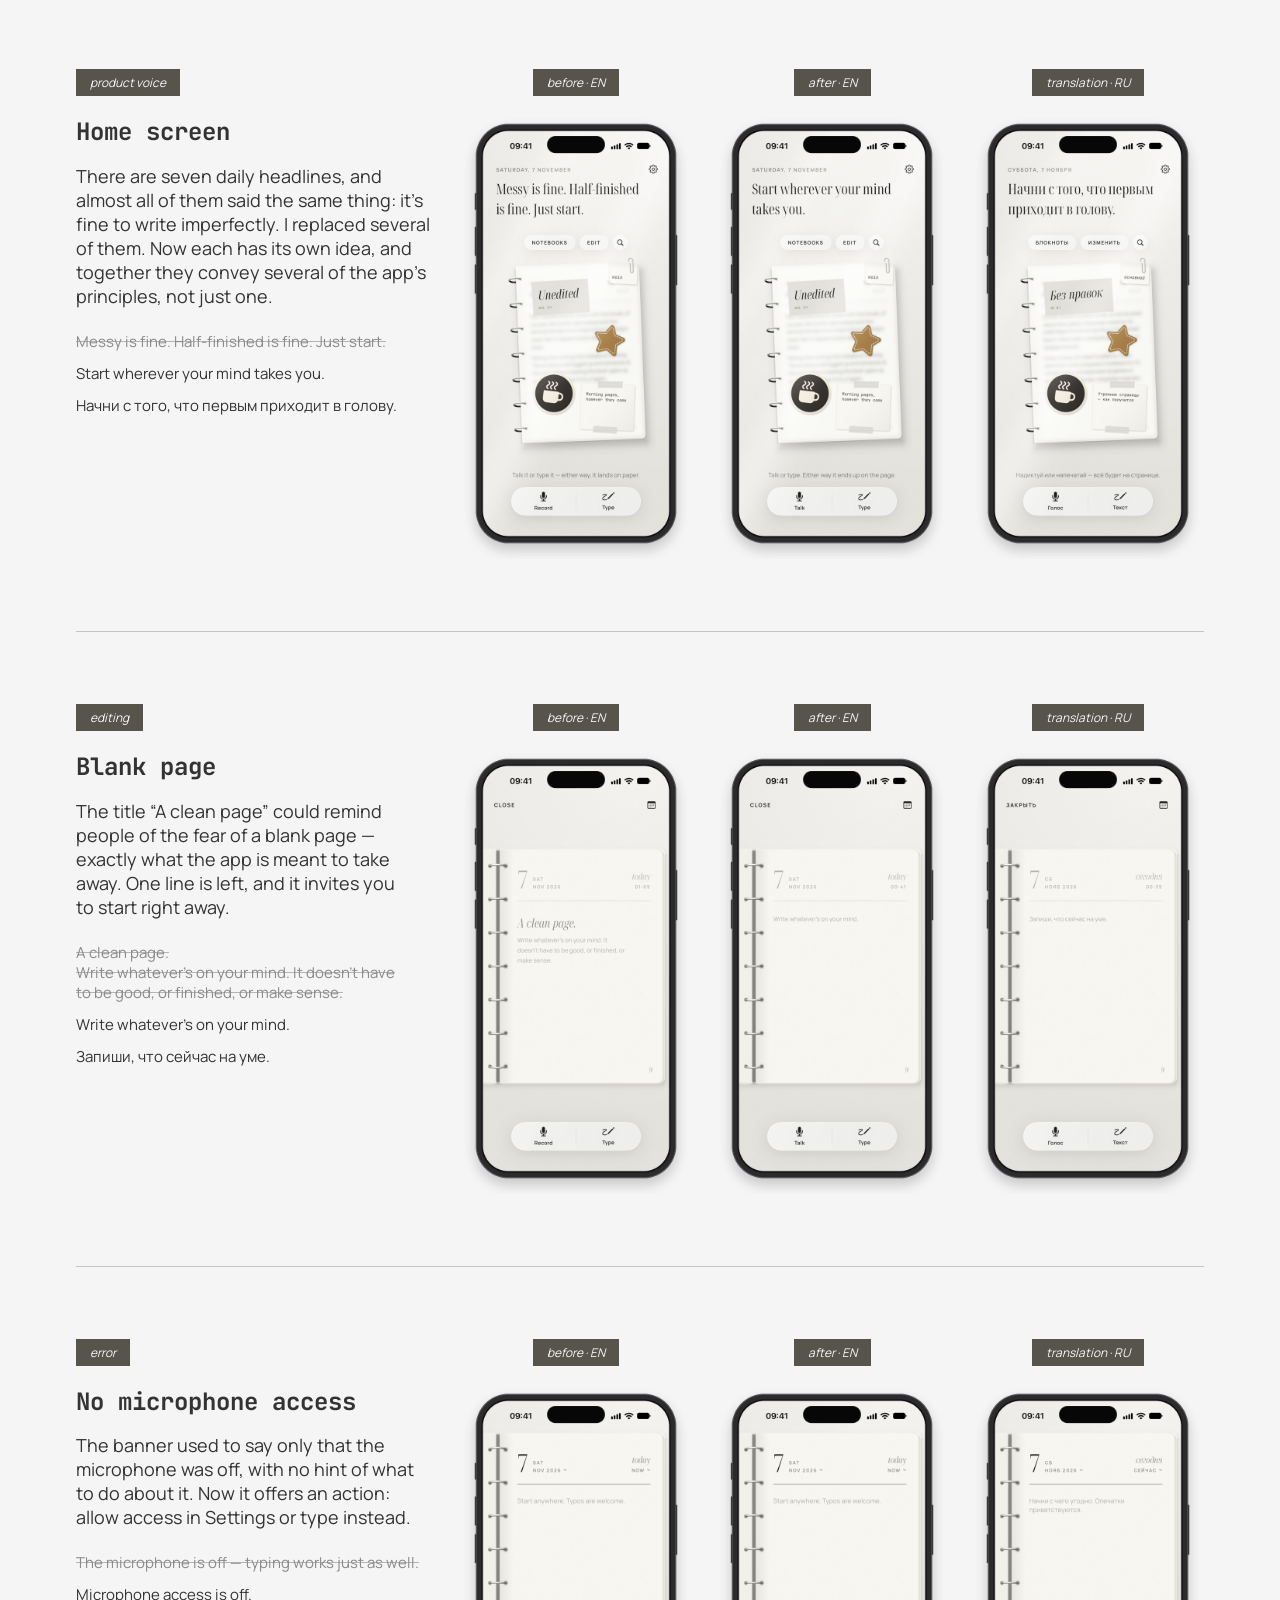
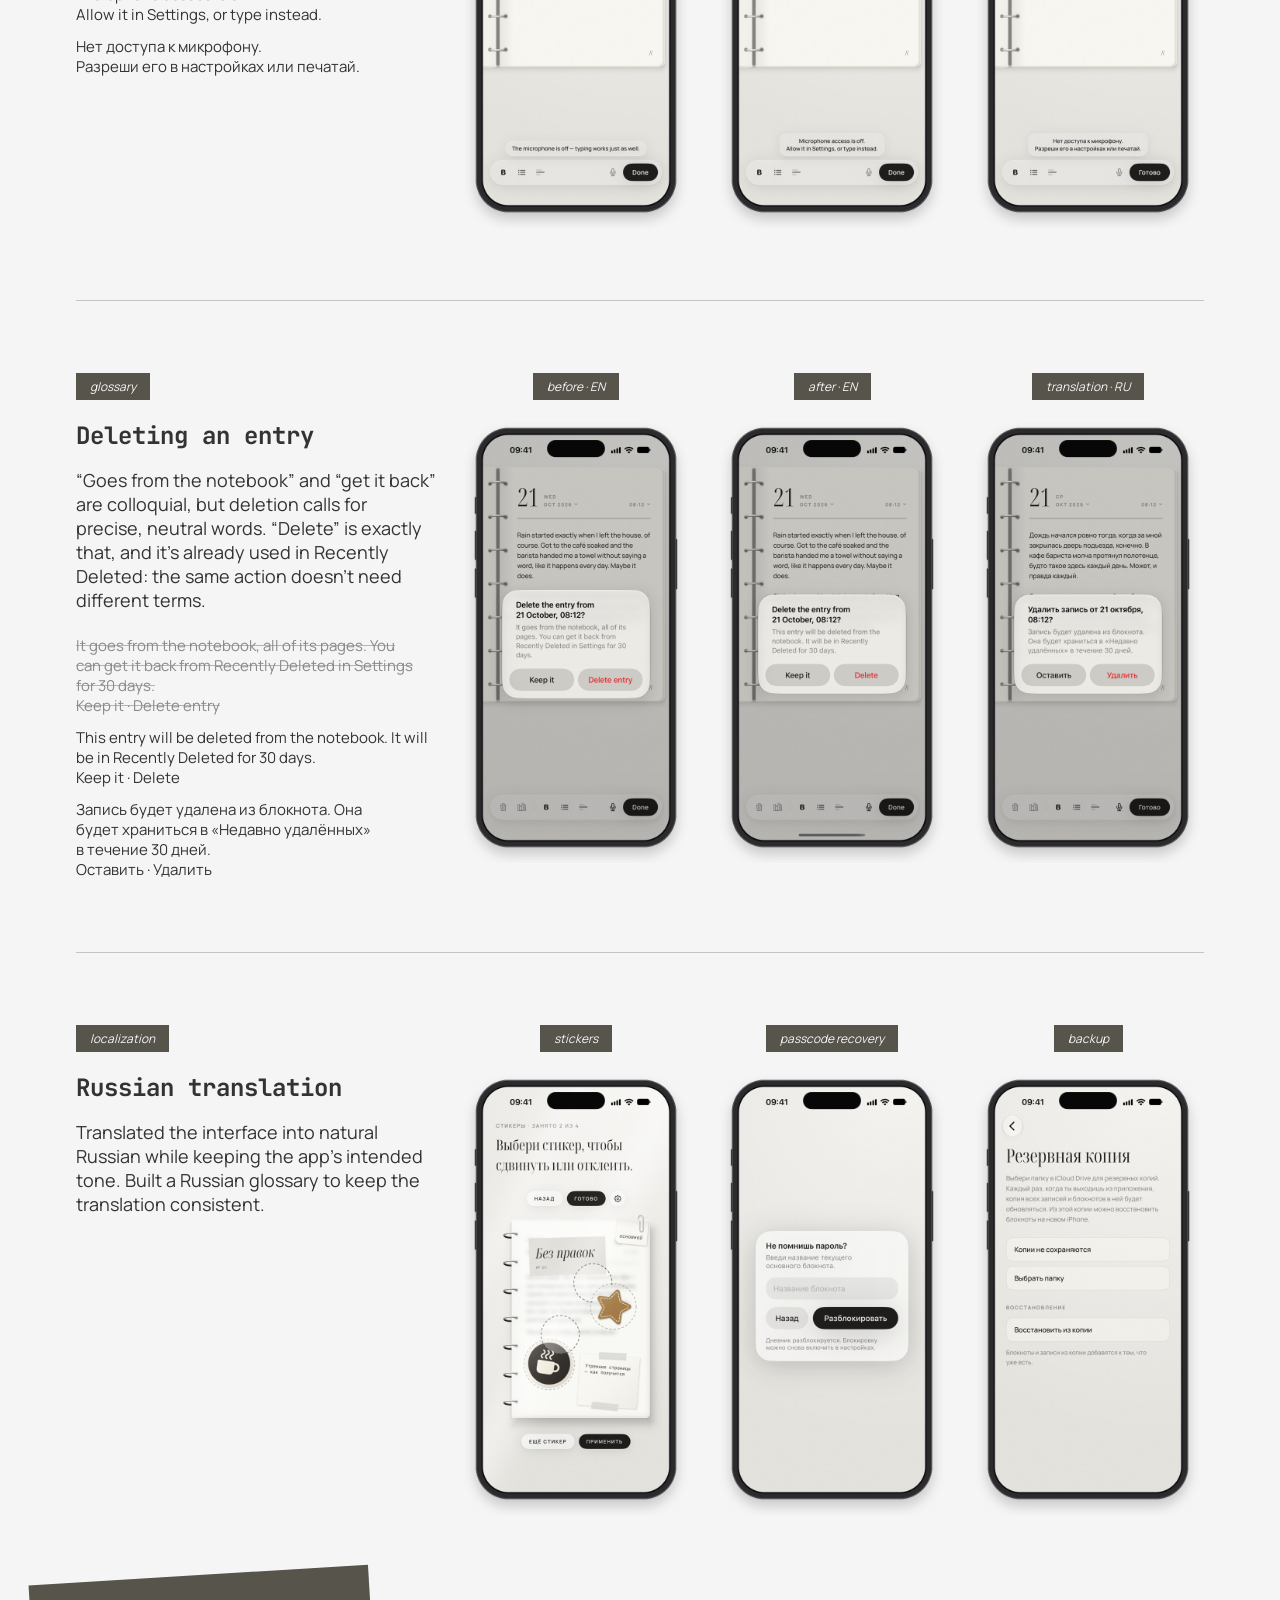
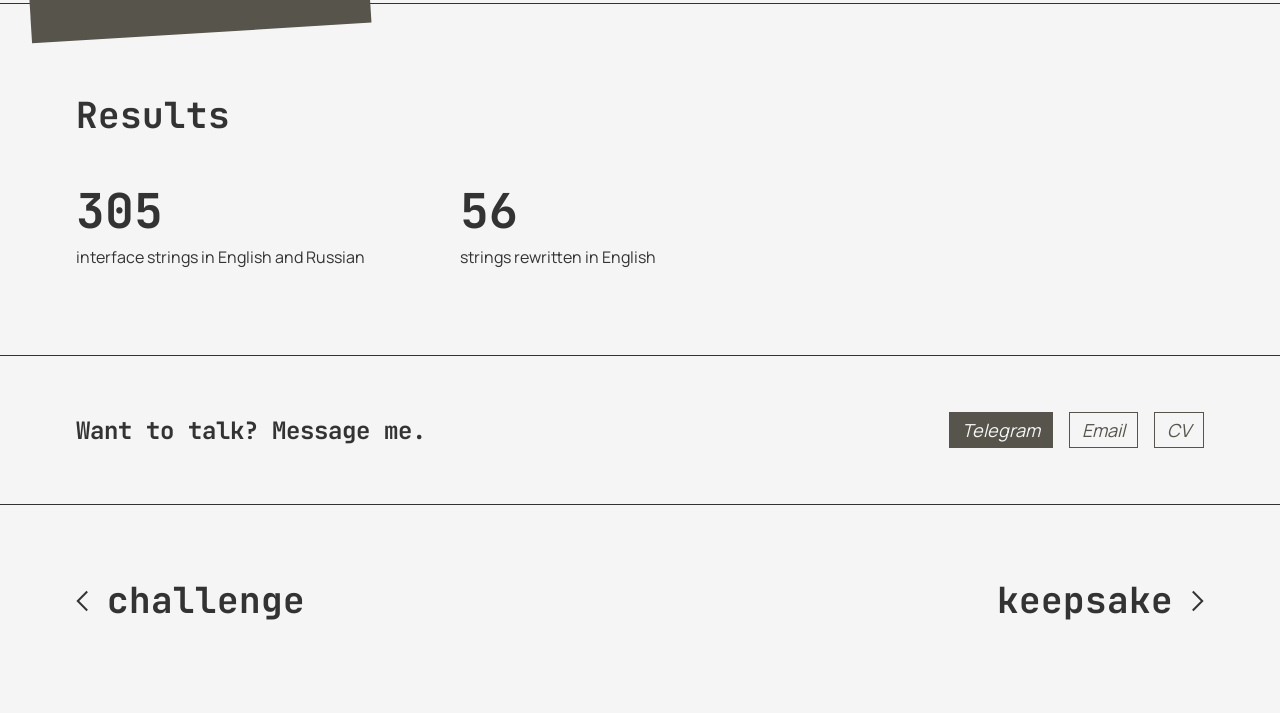
<file: en/projects/no-commas.html>
<!doctype html>
<html lang="en">
<head>
  <meta charset="utf-8">
  <meta name="viewport" content="width=device-width, initial-scale=1">
  <title>no commas — Valeria Korobkova’s portfolio</title>
  <meta name="description" content="no commas case study: rewriting the English interface copy and translating it into Russian.">
  <link rel="icon" href="../../assets/favicon.svg" type="image/svg+xml">
  <link rel="icon" href="../../assets/favicon-32.png" sizes="32x32" type="image/png">
  <link rel="apple-touch-icon" href="../../assets/apple-touch-icon.png">
  <link rel="preconnect" href="https://fonts.googleapis.com">
  <link rel="preconnect" href="https://fonts.gstatic.com" crossorigin>
  <link href="https://fonts.googleapis.com/css2?family=Manrope:wght@400;600;700&family=JetBrains+Mono:wght@400;700&display=swap" rel="stylesheet">
  <link rel="alternate" hreflang="ru" href="../../projects/no-commas.html">
  <link rel="alternate" hreflang="en" href="no-commas.html">
  <link rel="stylesheet" href="../../assets/css/style.css">
  <script src="../../assets/js/menu.js" defer></script>
</head>
<body>

<header class="header">
  <a class="header__name" href="../index.html">Valeria Korobkova</a>
  <button class="header__burger" type="button" aria-expanded="false" aria-controls="menu" aria-label="Open menu" data-open="Open menu" data-close="Close menu"><span></span><span></span></button>
  <div class="header__menu" id="menu">
    <nav class="header__nav">
      <a href="../index.html#about">about</a>
      <a href="../index.html#projects" aria-current="true">work</a>
      <a href="../index.html#contacts">contacts</a>
    </nav>
    <div class="header__lang"><a href="../../projects/no-commas.html" hreflang="ru" lang="ru">ru</a><span>|</span><b>en</b></div>
  </div>
</header>

<main>

  <section class="hero hero--project">
    <div class="wrap">
      <a class="back" href="../index.html#projects">
        <svg viewBox="0 0 8 14" width="8" height="14" aria-hidden="true"><path d="M7 1 1 7l6 6" fill="none" stroke="currentColor" stroke-width="1.5"/></svg>
        all work
      </a>
      <h1 class="h1">no&nbsp;commas</h1>
      <p class="hero__text">a&nbsp;journal for quick notes, with no&nbsp;pressure to&nbsp;write perfectly or&nbsp;to&nbsp;come back every day.</p>
      <dl class="facts">
        <div><dt class="tag">language</dt><dd>Russian<br>English</dd></div>
        <div><dt class="tag">role</dt><dd>UX&nbsp;writer<br>localizer</dd></div>
        <div><dt class="tag">platform</dt><dd>iOS</dd></div>
      </dl>
    </div>
    <div class="hero__block hero__block--mauve">
      <img class="hero__phone" src="../../assets/img/no-commas/hero-en-home.png" width="944" height="1836" alt="no commas home screen: “Start wherever your mind takes you.”">
    </div>
    <div class="tape tape--dark tape--project"></div>
  </section>

  <section class="section product">
    <div class="wrap">
      <div class="text">
        <div class="block">
          <h2 class="h2">About the product</h2>
          <p>no&nbsp;commas isn’t a&nbsp;<span class="nobr">habit-tracking</span> journal with goals, achievements and streaks that keep you coming back. It’s a&nbsp;place to&nbsp;get a&nbsp;thought down quickly before it&nbsp;slips away&nbsp;— typos, mistakes, no&nbsp;punctuation and all.</p>
        </div>

        <div class="block">
          <h2 class="h2">The task</h2>
          <p>Rewrite the <span class="nobr">AI-generated</span> English interface copy: make it&nbsp;sound natural and find a&nbsp;voice that fits the idea of&nbsp;the app.</p>
          <p>Translate the copy into Russian, following the same principles.</p>
        </div>

        <div class="block block--did">
          <h2 class="h2">What I&nbsp;did</h2>
          <div class="item">
            <span class="tag">product voice</span>
            <p>Defined how the app talks to&nbsp;people: no&nbsp;pressure, encouraging quick notes rather than perfect ones. The tone is&nbsp;calm, restrained and free of&nbsp;extra words.</p>
          </div>
          <div class="item">
            <span class="tag">glossary</span>
            <p>Built a&nbsp;product glossary. The terms keep up&nbsp;the image of&nbsp;a&nbsp;real notebook&nbsp;— pages, covers, stickers&nbsp;— and still read clearly in&nbsp;the interface.</p>
          </div>
          <div class="item">
            <span class="tag">editing</span>
            <p>Edited 56&nbsp;of&nbsp;305&nbsp;strings: shortened long phrases, replaced colloquial expressions with precise words and added actions where they were missing. Removed a&nbsp;few strings entirely. Checked that every string fits on&nbsp;screen in&nbsp;both languages.</p>
          </div>
          <div class="item">
            <span class="tag">translation</span>
            <p>Translated about 300&nbsp;strings into natural Russian, in&nbsp;the same voice and with consistent terminology.</p>
          </div>
        </div>
      </div>
    </div>

    <!-- куски рабочей таблицы и глоссария: лежат стопкой справа, обрезаны краем страницы -->
    <div class="sheets" aria-hidden="true">
    <div class="sheet">
      <div class="sheet__title">no&nbsp;commas&nbsp;— adaptation and translation</div>
      <div class="sheet__sub">fragment of&nbsp;the working table · 305&nbsp;strings</div>
      <table>
        <colgroup><col style="width:5%"><col style="width:14%"><col style="width:19%"><col style="width:19%"><col style="width:19%"><col style="width:24%"></colgroup>
        <thead><tr><th>No.</th><th>Where and what</th><th>Before&nbsp;— EN</th><th>After&nbsp;— EN</th><th>Translation&nbsp;— RU</th><th>Comment</th></tr></thead>
        <tbody>
          <tr><td>1.8</td><td>Hint above the recording buttons</td><td class="was">Talk it&nbsp;or&nbsp;type it&nbsp;— either way, it&nbsp;lands on&nbsp;paper.</td><td>Talk or&nbsp;type. Either way it&nbsp;ends up&nbsp;on&nbsp;the page.</td><td>Надиктуй или напечатай&nbsp;— всё будет на&nbsp;странице.</td><td>“Say it&nbsp;or&nbsp;type it” sounds more natural, but the mic button already says “Talk instead”. “Talk” keeps the terminology consistent.</td></tr>
          <tr><td>2.10</td><td>Blank page: title</td><td class="was">A&nbsp;clean page.</td><td>—</td><td>—</td><td>Title removed. The empty state needs only one line, and “A&nbsp;clean page” recalls the fear of&nbsp;a&nbsp;blank page.</td></tr>
          <tr><td>4.5</td><td>Banner: no&nbsp;microphone access</td><td class="was">The microphone is&nbsp;off&nbsp;— typing works just as&nbsp;well.</td><td>Microphone access is&nbsp;off.<br>Allow it&nbsp;in&nbsp;Settings, or&nbsp;type instead.</td><td>Нет доступа к&nbsp;микрофону.<br>Разреши его в&nbsp;настройках или печатай.</td><td>The old copy only named the problem; the new one says how to&nbsp;fix it&nbsp;and offers an&nbsp;alternative.</td></tr>
          <tr><td>5.3</td><td>Alert: deleting an&nbsp;entry</td><td class="was">It&nbsp;goes from the notebook, all of&nbsp;its pages. You can get it&nbsp;back from Recently Deleted in&nbsp;Settings for 30&nbsp;days.</td><td>This entry will be&nbsp;deleted from the notebook. It&nbsp;will be&nbsp;in&nbsp;Recently Deleted for 30&nbsp;days.</td><td>Запись будет удалена из&nbsp;блокнота. Она будет храниться в&nbsp;«Недавно удалённых» в&nbsp;течение 30&nbsp;дней.</td><td>“Goes from the notebook” and “get it&nbsp;back” replaced: “deleted” is&nbsp;already used in&nbsp;the interface, and the retention period is&nbsp;phrased as&nbsp;in&nbsp;Photos on&nbsp;iPhone.</td></tr>
          <tr><td>15.17</td><td>Backup: footnote</td><td class="was">Notebooks and entries from the copy are added to&nbsp;what’s here; nothing is&nbsp;replaced, and nothing appears twice.</td><td>Notebooks and entries from the copy are added to&nbsp;your existing ones.</td><td>Блокноты и&nbsp;записи из&nbsp;копии добавятся к&nbsp;тем, что уже есть.</td><td>The line about duplicates was removed: the question only comes up&nbsp;when restoring, and the confirmation alert answers it.</td></tr>
          <tr><td>14.3</td><td>Recently Deleted: body text</td><td class="was">What you delete waits here for 30&nbsp;days, then it’s gone for good. Until then, you can put it&nbsp;back.</td><td>Deleted entries and notebooks stay here for 30&nbsp;days before they’re permanently deleted. Until then, you can restore them.</td><td>Удалённые записи и&nbsp;блокноты хранятся здесь 30&nbsp;дней, а&nbsp;потом удаляются навсегда. До&nbsp;этого момента их&nbsp;можно восстановить.</td><td>A&nbsp;section about permanent deletion needs a&nbsp;neutral, precise tone.</td></tr>
        </tbody>
      </table>
    </div>
    <div class="sheet sheet--glossary">
      <div class="sheet__title">no&nbsp;commas&nbsp;— glossary</div>
      <div class="sheet__sub">fragment · 28&nbsp;terms, 21&nbsp;actions, 10&nbsp;rules</div>
      <table>
        <colgroup><col style="width:14%"><col style="width:12%"><col style="width:22%"><col style="width:22%"><col style="width:12%"><col style="width:18%"></colgroup>
        <thead><tr><th>Term</th><th>EN</th><th>What it&nbsp;is</th><th>How we&nbsp;write it</th><th>Avoid</th><th>Example</th></tr></thead>
        <tbody>
          <tr><td><b>запись</b></td><td>entry</td><td>What you write in&nbsp;one go. Can take up&nbsp;several pages.</td><td>An&nbsp;entry with no&nbsp;text is&nbsp;«пустая запись» / “empty entry”.</td><td class="was">заметка, пост</td><td>«Запись будет удалена из&nbsp;блокнота.»</td></tr>
          <tr><td><b>блокнот</b></td><td>notebook</td><td>A&nbsp;separate book of&nbsp;entries with a&nbsp;name, a&nbsp;number and a&nbsp;cover.</td><td>Names go&nbsp;in&nbsp;quotation marks: «Сны».</td><td class="was">тетрадь, журнал</td><td>«Новый блокнот» / «New notebook»</td></tr>
          <tr><td><b>основной блокнот</b></td><td>main notebook</td><td>The notebook that opens with the app. It&nbsp;can’t be&nbsp;deleted.</td><td>Lowercase. On&nbsp;the note by&nbsp;the cover: «основной» / “main”.</td><td class="was">главный</td><td>«Это основной блокнот»</td></tr>
          <tr><td><b>стикер</b></td><td>sticker</td><td>A&nbsp;cover decoration from the app’s set.</td><td>Actions: «отклеить», «приклеить», «сдвинуть».</td><td class="was">наклейка</td><td>«Отклеить стикер?» / «Peel off this sticker?»</td></tr>
          <tr><td><b>страница</b></td><td>page</td><td>A&nbsp;sheet of&nbsp;the notebook.</td><td>When we&nbsp;mean paper, not an&nbsp;entry.</td><td class="was">экран</td><td>«…всё будет на&nbsp;странице.»</td></tr>
        </tbody>
      </table>
    </div>
    </div>
  </section>

  <div class="tape-line" aria-hidden="true"><div class="tape tape--mauve tape--line-right"></div></div>

  <section class="section voice">
    <div class="wrap">
      <h2 class="h2">How no&nbsp;commas sounds</h2>
      <div class="text">
        <p>The no&nbsp;commas voice takes everything extra off a&nbsp;note: demands, judgment and obligations. It&nbsp;holds the copy together in&nbsp;both languages.</p>
      </div>
      <div class="grid12">
        <div class="item">
          <span class="tag">messy is&nbsp;fine</span>
          <p>A&nbsp;draft, a&nbsp;typo, an&nbsp;unfinished thought&nbsp;— that’s what a&nbsp;note normally looks like. The app’s features and copy support this principle at&nbsp;every step.</p>
        </div>
        <div class="item">
          <span class="tag">let it&nbsp;out, don’t keep a&nbsp;diary</span>
          <p>No&nbsp;streaks, goals or&nbsp;praise. The journal is&nbsp;for clearing chaotic thoughts out of&nbsp;your head right now.</p>
        </div>
        <div class="item">
          <span class="tag">like talking</span>
          <p>Writing is&nbsp;like talking. Dictating is&nbsp;as&nbsp;easy as&nbsp;typing.</p>
        </div>
        <div class="item">
          <span class="tag">paper, not a&nbsp;screen</span>
          <p>The interface talks about the journal as&nbsp;a&nbsp;physical object: notebooks lie on&nbsp;the desk, stickers and photos get stuck on, and so&nbsp;on.</p>
        </div>
      </div>
    </div>
  </section>

  <section class="section results">
    <div class="wrap">
      <h2 class="h2">Examples</h2>
      <div class="text">
        <p>A&nbsp;few screens below: how the original English sounded, how it&nbsp;sounds now and how it&nbsp;sounds in&nbsp;Russian.</p>
      </div>

      <div class="examples">

        <article class="ex">
          <div class="ex__text">
            <span class="tag">product voice</span>
            <h3 class="h3">Home screen</h3>
            <p>There are seven daily headlines, and almost all of&nbsp;them said the same thing: it’s fine to&nbsp;write imperfectly. I&nbsp;replaced several of&nbsp;them. Now each has its own idea, and together they convey several of&nbsp;the app’s principles, not just one.</p>
            <div class="lines">
              <p class="was">Messy is&nbsp;fine. <span class="nobr">Half-finished</span> is&nbsp;fine. Just start.</p>
              <p>Start wherever your mind takes you.</p>
              <p>Начни с&nbsp;того, что первым приходит в&nbsp;голову.</p>
            </div>
          </div>
          <div class="ex__phones">
            <figure><figcaption class="tag">before · EN</figcaption><img src="../../assets/img/no-commas/en-before-01-home.png" width="598" height="1162" loading="lazy" alt="Home screen, original English"></figure>
            <figure><figcaption class="tag">after · EN</figcaption><img src="../../assets/img/no-commas/en-after-01-home.png" width="598" height="1162" loading="lazy" alt="Home screen, new English"></figure>
            <figure><figcaption class="tag">translation · RU</figcaption><img src="../../assets/img/no-commas/ru-after-01-home.png" width="598" height="1162" loading="lazy" alt="Home screen, Russian"></figure>
          </div>
        </article>

        <article class="ex">
          <div class="ex__text">
            <span class="tag">editing</span>
            <h3 class="h3">Blank page</h3>
            <p>The title “A&nbsp;clean page” could remind people of&nbsp;the fear of&nbsp;a&nbsp;blank page&nbsp;— exactly what the app is&nbsp;meant to&nbsp;take away. One line is&nbsp;left, and it&nbsp;invites you to&nbsp;start right away.</p>
            <div class="lines">
              <p class="was">A&nbsp;clean page.<br>Write whatever’s on&nbsp;your mind. It&nbsp;doesn’t have to&nbsp;be&nbsp;good, or&nbsp;finished, or&nbsp;make sense.</p>
              <p>Write whatever’s on&nbsp;your mind.</p>
              <p>Запиши, что сейчас на&nbsp;уме.</p>
            </div>
          </div>
          <div class="ex__phones">
            <figure><figcaption class="tag">before · EN</figcaption><img src="../../assets/img/no-commas/en-before-02-blank-page.png" width="598" height="1162" loading="lazy" alt="Blank page, original English"></figure>
            <figure><figcaption class="tag">after · EN</figcaption><img src="../../assets/img/no-commas/en-after-02-blank-page.png" width="598" height="1162" loading="lazy" alt="Blank page, new English"></figure>
            <figure><figcaption class="tag">translation · RU</figcaption><img src="../../assets/img/no-commas/ru-after-02-blank-page.png" width="598" height="1162" loading="lazy" alt="Blank page, Russian"></figure>
          </div>
        </article>

        <article class="ex">
          <div class="ex__text">
            <span class="tag">error</span>
            <h3 class="h3">No&nbsp;microphone access</h3>
            <p>The banner used to&nbsp;say only that the microphone was off, with no&nbsp;hint of&nbsp;what to&nbsp;do&nbsp;about it. Now it&nbsp;offers an&nbsp;action: allow access in&nbsp;Settings or&nbsp;type instead.</p>
            <div class="lines">
              <p class="was">The microphone is&nbsp;off&nbsp;— typing works just as&nbsp;well.</p>
              <p>Microphone access is&nbsp;off.<br>Allow it&nbsp;in&nbsp;Settings, or&nbsp;type instead.</p>
              <p>Нет доступа к&nbsp;микрофону.<br>Разреши его в&nbsp;настройках или печатай.</p>
            </div>
          </div>
          <div class="ex__phones">
            <figure><figcaption class="tag">before · EN</figcaption><img src="../../assets/img/no-commas/en-before-04-microphone-off.png" width="598" height="1162" loading="lazy" alt="Microphone banner, original English"></figure>
            <figure><figcaption class="tag">after · EN</figcaption><img src="../../assets/img/no-commas/en-after-04-microphone-off.png" width="598" height="1162" loading="lazy" alt="Microphone banner, new English"></figure>
            <figure><figcaption class="tag">translation · RU</figcaption><img src="../../assets/img/no-commas/ru-after-04-microphone-off.png" width="598" height="1162" loading="lazy" alt="Microphone banner, Russian"></figure>
          </div>
        </article>

        <article class="ex">
          <div class="ex__text">
            <span class="tag">glossary</span>
            <h3 class="h3">Deleting an&nbsp;entry</h3>
            <p>“Goes from the notebook” and “get it&nbsp;back” are colloquial, but deletion calls for precise, neutral words. “Delete” is&nbsp;exactly that, and it’s already used in&nbsp;Recently Deleted: the same action doesn’t need different terms.</p>
            <div class="lines">
              <p class="was">It&nbsp;goes from the notebook, all of&nbsp;its pages. You can get it&nbsp;back from Recently Deleted in&nbsp;Settings for 30&nbsp;days.<br>Keep it · Delete entry</p>
              <p>This entry will be&nbsp;deleted from the notebook. It&nbsp;will be&nbsp;in&nbsp;Recently Deleted for 30&nbsp;days.<br>Keep it · Delete</p>
              <p>Запись будет удалена из&nbsp;блокнота. Она будет храниться в&nbsp;«Недавно удалённых» в&nbsp;течение 30&nbsp;дней.<br>Оставить · Удалить</p>
            </div>
          </div>
          <div class="ex__phones">
            <figure><figcaption class="tag">before · EN</figcaption><img src="../../assets/img/no-commas/en-before-03-delete-entry.png" width="598" height="1162" loading="lazy" alt="Delete alert, original English"></figure>
            <figure><figcaption class="tag">after · EN</figcaption><img src="../../assets/img/no-commas/en-after-03-delete-entry.png" width="598" height="1162" loading="lazy" alt="Delete alert, new English"></figure>
            <figure><figcaption class="tag">translation · RU</figcaption><img src="../../assets/img/no-commas/ru-after-03-delete-entry.png" width="598" height="1162" loading="lazy" alt="Delete alert, Russian"></figure>
          </div>
        </article>

        <article class="ex">
          <div class="ex__text">
            <span class="tag">localization</span>
            <h3 class="h3">Russian translation</h3>
            <p>Translated the interface into natural Russian while keeping the app’s intended tone. Built a&nbsp;Russian glossary to&nbsp;keep the translation consistent.</p>
          </div>
          <div class="ex__phones">
            <figure><figcaption class="tag">stickers</figcaption><img src="../../assets/img/no-commas/ru-after-05-stickers.png" width="598" height="1162" loading="lazy" alt="Sticker layout on the cover, Russian"></figure>
            <figure><figcaption class="tag">passcode recovery</figcaption><img src="../../assets/img/no-commas/ru-after-08-passcode-recovery.png" width="598" height="1162" loading="lazy" alt="Passcode recovery dialog, Russian"></figure>
            <figure><figcaption class="tag">backup</figcaption><img src="../../assets/img/no-commas/ru-after-10-backup.png" width="598" height="1162" loading="lazy" alt="Backup screen, Russian"></figure>
          </div>
        </article>

      </div>
    </div>
  </section>

  <div class="tape-line" aria-hidden="true"><div class="tape tape--dark tape--line-left"></div></div>

  <section class="section summary">
    <div class="wrap">
      <h2 class="h2">Results</h2>
      <dl class="stats">
          <div><dt>305</dt><dd>interface strings in&nbsp;English and Russian</dd></div>
          <div><dt>56</dt><dd>strings rewritten in&nbsp;English</dd></div>
      </dl>
    </div>
  </section>

  <section class="section cta">
    <div class="wrap">
      <p class="h3">Want to&nbsp;talk? Message me.</p>
      <div class="cta__links">
        <a class="btn" href="https://t.me/vva_lll">Telegram</a>
        <a class="btn btn--line" href="mailto:valery.k0r04@gmail.com">Email</a>
        <a class="btn btn--line" href="../../assets/cv/korobkova-ux-writer-en.pdf" download="CV — Valeria Korobkova, UX writer.pdf">CV</a>
      </div>
    </div>
  </section>

  <nav class="pager" aria-label="Other work">
    <div class="wrap">
      <a class="pager__link" href="challenge.html" aria-label="Previous: challenge">
        <svg class="pager__chev" viewBox="0 0 8 14" aria-hidden="true"><path d="M7 1 1 7l6 6" fill="none" stroke="currentColor" stroke-width="2" vector-effect="non-scaling-stroke"/></svg>
        <span class="pager__name">challenge</span>
      </a>
      <a class="pager__link pager__link--next" href="keepsake.html" aria-label="Next: keepsake">
        <span class="pager__name">keepsake</span>
        <svg class="pager__chev" viewBox="0 0 8 14" aria-hidden="true"><path d="M1 1l6 6-6 6" fill="none" stroke="currentColor" stroke-width="2" vector-effect="non-scaling-stroke"/></svg>
      </a>
    </div>
  </nav>

</main>
</body>
</html>
</file>
<file: assets/css/style.css>
/* Портфолио — все стили.
   Размеры сняты с макета в Figma: ширина 1440, сетка 12 колонок по 72 px, промежуток 24, поля 156. */

:root {
  --bg: #f5f5f5;
  --ink: #333;
  --dark: #56544b;
  --mauve: #ac959d;
  --struck: #8a8a8a; /* серый — только у зачёркнутых примеров */
  --line: #333;

  --gap: 24px;
  --W: min(1128px, 100% - 48px); /* ширина сетки */

  --mono: "JetBrains Mono", ui-monospace, Menlo, monospace;
  --sans: "Manrope", system-ui, -apple-system, "Segoe UI", sans-serif;
}

* { box-sizing: border-box; }
html { -webkit-text-size-adjust: 100%; scroll-behavior: smooth; scroll-padding-top: 72px; } /* якоря не прячутся под закреплённой шапкой */
body {
  margin: 0;
  background: var(--bg);
  color: var(--ink);
  font: 20px/1.2 var(--sans);
  overflow-x: hidden;
}
h1, h2, h3, p, figure, dl, dd { margin: 0; }
a { color: inherit; text-decoration: none; }
img { display: block; max-width: 100%; height: auto; }
p, dd, li, td, figcaption, .card__info { text-wrap: pretty; } /* без коротких последних строк */
h2, h3 { text-wrap: balance; }
.nobr { white-space: nowrap; } /* слова с дефисом не рвутся: где-то, по-русски */
/* короткие слова (1–2 буквы), числа и тире привязаны в HTML через &nbsp; — ../tools/nbsp.py */

.wrap { width: var(--W); margin: 0 auto; position: relative; }
.line { border-bottom: 1px solid var(--line); }

/* ---------- заголовки и текст ---------- */

.h1 {
  font: 700 48px/64px var(--mono);
  text-transform: uppercase;
}
.h2 {
  font: 700 36px/1.32 var(--mono);
}
.h3 {
  font: 700 24px/1.32 var(--mono);
}
.text { max-width: 552px; }
.text p + p { margin-top: 24px; }

.tag {
  display: inline-block;
  background: var(--dark);
  color: var(--bg);
  font: italic 12px/15px var(--sans); /* все плашки — курсивом */
  padding: 6px 14px;
  white-space: nowrap;
}

/* ---------- шапка ---------- */

.header {                     /* закреплена сверху при прокрутке */
  position: sticky;
  top: 0;
  z-index: 50;
  background: var(--bg);
  height: 72px;
  padding: 0 32px;
  display: flex;
  align-items: center;
  justify-content: space-between;
  font: 16px/1 var(--mono);
  color: #000;
  border-bottom: 1px solid var(--line);
}
.header__name { font-weight: 700; }
.header__nav {
  position: absolute;
  left: 50%;
  transform: translateX(-50%);
  display: flex;
  gap: 72px;
}
.header__nav a:hover, .header__nav a[aria-current] { text-decoration: underline; text-underline-offset: 6px; }
.header__lang b { font-weight: 700; }
.header__lang span { padding: 0 10px; }
.header__menu { display: contents; } /* на ноутбуке разделы и язык стоят прямо в шапке */
.header__burger { display: none; }
.header__lang a:hover { text-decoration: underline; text-underline-offset: 6px; } /* переключатель языка: текущий жирный, другой — ссылка */

/* ---------- первый экран ---------- */

.hero {                       /* шапка + первый экран помещаются в окно браузера; в макете 930 — это потолок */
  position: relative;
  display: flex;
  flex-direction: column;
  justify-content: center;
  min-height: clamp(560px, calc(100vh - 72px), 930px);
  min-height: clamp(560px, calc(100svh - 72px), 930px);
  border-bottom: 1px solid var(--line);
}
.hero .wrap { padding: 48px 0 144px; } /* текст чуть выше середины, как в макете */
.hero__text { max-width: 640px; margin-top: 36px; text-wrap: balance; } /* две строки примерно одной длины */
.hero__text--intro { max-width: 650px; } /* главная: три ровные строки на 1440 */
.hero__meta { list-style: none; margin: 24px 0 0; padding: 0; display: flex; flex-wrap: wrap; gap: 8px 28px; font-size: 14px; line-height: 17px; }
.hero__meta li { display: flex; align-items: center; gap: 8px; }
.hero__meta svg { width: 16px; height: 16px; flex: none; }
.hero__actions { display: flex; flex-wrap: wrap; gap: 16px; margin-top: 28px; }

/* кнопки — как ссылки в «Связаться со мной» */
.btn { display: inline-block; background: var(--dark); color: var(--bg); font: italic 18px/22px var(--sans); padding: 6px 12px; border: 1px solid var(--dark); }
.btn:hover { background: #000; border-color: #000; }
.btn--line { background: none; color: var(--dark); }
.btn--line:hover { background: var(--dark); border-color: var(--dark); color: var(--bg); }

.hero__block {               /* блок под картинку: от 9-й колонки до правого края */
  position: absolute;
  top: 0; right: 0; bottom: 0;
  left: calc(50% - var(--W) / 2 + (var(--W) + var(--gap)) * 2 / 3);
  background: var(--dark);
}
.hero__block--fade {          /* главная: левый край плавно уходит в фон — у текста больше воздуха */
  --fade: linear-gradient(to right, rgba(0,0,0,0.000) 0%, rgba(0,0,0,0.020) 5%, rgba(0,0,0,0.074) 10%, rgba(0,0,0,0.156) 15%, rgba(0,0,0,0.259) 20%, rgba(0,0,0,0.376) 25%, rgba(0,0,0,0.500) 30%, rgba(0,0,0,0.624) 35%, rgba(0,0,0,0.741) 40%, rgba(0,0,0,0.844) 45%, rgba(0,0,0,0.926) 50%, rgba(0,0,0,0.980) 55%, rgba(0,0,0,1.000) 60%);
  -webkit-mask-image: var(--fade);
  mask-image: var(--fade);
}
.hero__photo {                /* фото: монохром в цвет блока, уходит в фон вместе с ним */
  position: absolute; inset: 0;
  width: 100%; height: 100%;
  object-fit: cover; object-position: 0% 50%; /* человек правее середины — подальше от прозрачного края */
  filter: grayscale(1) contrast(1.1);
  mix-blend-mode: soft-light;
}
.hero__block--fade { isolation: isolate; }
.hero__block--mauve { background: var(--mauve); display: flex; align-items: center; justify-content: center; }
.hero__phone { height: calc(100% - 80px); max-height: 826px; width: auto; max-width: 92%; object-fit: contain; } /* телефон по высоте блока */

.back {
  display: inline-flex;
  align-items: center;
  gap: 22px;
  font-size: 14px;
  line-height: 17px;
  margin-bottom: 18px;
}
.back:hover { text-decoration: underline; text-underline-offset: 4px; }

.facts { display: flex; flex-wrap: wrap; gap: 24px 72px; margin-top: 36px; } /* между плашками везде 72 (колонка сетки): после самой длинной подписи «UX researcher» остаётся 49 */
.facts dd { font-size: 12px; line-height: 15px; margin-top: 12px; width: 0; white-space: nowrap; } /* ширину пункта задаёт плашка, подпись может выходить вправо */

/* скотч и звезда могут выходить за сетку: стоят ближе к краю страницы, на 40–70% поля */
.tape { position: absolute; z-index: 3; height: 61px; pointer-events: none; }
.tape--mauve { background: var(--mauve); }
.tape--dark { background: var(--dark); }
.hero .tape--home { width: 360px; left: calc((100% - var(--W)) / 2 * .4); bottom: -34px; transform: rotate(-3.5deg); }
.hero .tape--project { width: 360px; height: 62px; left: calc(50% - var(--W) / 2 + 725px); bottom: -25px; transform: rotate(4.5deg); }
/* у края скотч стоит на том же расстоянии, что на главной: 20% поля (62 px при 1440) */
.hero .tape--keepsake { width: 340px; height: 60px; left: calc((100% - var(--W)) * .2); bottom: -30px; transform: rotate(2.5deg); } /* Keepsake: низ шапки, слева */
.hero .tape--challenge { width: 340px; height: 60px; left: calc(50% - var(--W) / 2 + 540px); bottom: -28px; transform: rotate(-4deg); } /* челлендж: низ шапки, на краю сиреневого блока */
/* скотч только на линиях между разделами: пустой блок высотой 0 стоит ровно на линии и не обрезается разделами */
.tape-line { position: relative; height: 0; z-index: 3; }
.tape--line-right { width: 316px; height: 56px; right: calc((100% - var(--W)) * .2); top: -28px; transform: rotate(3.7deg); } /* no commas: перед «Как звучит» */
.tape--line-left { width: 340px; height: 58px; left: calc((100% - var(--W)) * .2); top: -29px; transform: rotate(-3.5deg); } /* no commas: перед «Итогом» */
.tape--ks-cta { width: 330px; height: 58px; right: calc((100% - var(--W)) * .2); top: -29px; transform: rotate(-2.5deg); } /* Keepsake: перед «Хотите обсудить?», справа */
.tape--ch-cta { width: 320px; height: 56px; left: calc((100% - var(--W)) * .2); top: -28px; transform: rotate(3deg); } /* челлендж: перед «Хотите обсудить?», слева */

/* ---------- обо мне ---------- */

.about .wrap { padding-top: 88px; padding-bottom: 88px; } /* как у остальных разделов */
.about__text { max-width: 744px; margin-left: auto; text-align: right; } /* 8 колонок сетки, ~70 знаков в строке */
.skills { display: flex; flex-direction: column; align-items: flex-end; gap: 8px; margin-top: 40px; } /* навыки: строка инструментов, строка умений */
.skills__row { list-style: none; margin: 0; padding: 0; display: flex; flex-wrap: wrap; justify-content: flex-end; gap: 8px; }
.about .h2 { margin-top: 72px; } /* «Мой опыт»: как между блоками на страницах проектов */
.about .about__title { margin-top: 0; text-align: right; } /* «Обо мне» над правой колонкой */

.timeline { position: relative; height: 176px; margin-top: 64px; } /* 64 от заголовка до самой высокой подписи — меньше, чем 72 до заголовка сверху */
.timeline::before {            /* ось — на всю ширину страницы */
  content: "";
  position: absolute;
  left: -100vw; right: -100vw;
  top: 139px;
  border-top: 1px solid var(--line);
}
.timeline ol { list-style: none; margin: 0; padding: 0; }
.timeline li {
  position: absolute;
  top: 0;
  transform: translateX(-50%);
  display: flex;
  flex-direction: column;
  align-items: center;
  font-size: 14px;
  line-height: 17px;
}
/* пять пунктов через 180 px; справа остаётся место под скотч */
.timeline li:nth-child(1) { left: 80px; }
.timeline li:nth-child(2) { left: 260px; }
.timeline li:nth-child(3) { left: 440px; }
.timeline li:nth-child(4) { left: 620px; }
.timeline li:nth-child(5) { left: 800px; }
.tl__label { height: 34px; display: flex; flex-direction: column; align-items: center; justify-content: flex-end; text-align: center; white-space: nowrap; } /* две строки: что это и роль */
.timeline b { font-weight: 700; }
.timeline b a:hover { text-decoration: underline; text-underline-offset: 3px; }
.timeline li::before {          /* риска: у нечётных длинная, у чётных короткая — подписи на разной высоте и не слипаются */
  content: "";
  order: 1;
  width: 1px; height: 76px;
  margin-top: 10px;
  background: var(--dark);
}
.timeline li::after {           /* точка на оси */
  content: "";
  order: 2;
  width: 14px; height: 14px;
  margin-top: 12px;
  border-radius: 50%;
  background: var(--dark);
}
.timeline time { order: 3; margin-top: 8.5px; font-style: italic; white-space: nowrap; }
.timeline li:nth-child(even) { top: 36px; }
.timeline li:nth-child(even)::before { height: 40px; }
.timeline .tape--timeline { width: 316px; height: 56px; right: calc((100% - 100vw) / 2 * .6); top: 111px; transform: rotate(3.7deg); }

/* ---------- проекты ---------- */

.projects { background: var(--mauve); color: var(--bg); min-height: 965px; }
.projects .wrap { padding-top: 88px; padding-bottom: 86px; }
.projects .h2 + .text { max-width: 648px; margin-top: 52px; }

.cards { display: grid; grid-template-columns: repeat(3, 1fr); gap: var(--gap); margin-top: 54px; }
.card {
  height: 517px;
  padding: 8px;
  display: flex;
  flex-direction: column;
  gap: 8px;
  border: 1px solid rgba(245, 245, 245, .55);
  transition: border-color .2s;
}
.card:hover { border-color: var(--bg); }
.card__info {
  position: relative;
  min-height: 128px;          /* растёт, если плашки переносятся на узком экране */
  flex: none;
  padding: 20px 40px 14px 18px; /* справа место под стрелку */
  background: var(--bg);
  color: var(--ink);
  font-size: 14px;
  line-height: 17px;
}
.card__info b { display: block; margin-bottom: 10px; } /* отступы: строки описания 4 < заголовок 10 < плашки 18 */
.card__tasks { display: block; margin-top: 4px; } /* мои задачи в проекте */
.card__info .chev { position: absolute; top: 22px; right: 20px; width: 8px; }
.card__tags { display: flex; flex-wrap: wrap; gap: 6px; margin-top: 18px; }
.card__tags span { background: var(--dark); color: var(--bg); font: italic 12px/15px var(--sans); padding: 6px 14px; } /* как .tag на странице проекта */
.card__pic { flex: 1; position: relative; overflow: hidden; border: 1px solid rgba(245, 245, 245, .55); }
.card__phone { position: absolute; top: 13px; left: 50%; width: 243px; max-width: none; transform: translateX(-50%); } /* телефон ~208 px, низ обрезан окошком, как в макете */
.card--flip .card__info { order: 2; }

/* ---------- контакты ---------- */

.contacts .wrap { padding-top: 88px; padding-bottom: 106px; }
.grid12 { display: grid; grid-template-columns: repeat(12, 1fr); column-gap: var(--gap); }
.contacts .grid12 { align-items: stretch; } /* фото по высоте всего содержимого раздела */
.contacts__main { grid-column: 1 / 8; }               /* главное в блоке — контакты, фото справа и меньше */
.contacts__lead { margin-top: 36px; }
.contacts__list { margin-top: 48px; display: grid; gap: 32px; }
.contacts__list dd { margin-top: 12px; display: flex; flex-wrap: wrap; align-items: center; gap: 12px 20px; font: 500 28px/36px var(--sans); }
.contacts__list a { text-decoration: underline; text-decoration-thickness: 1px; text-underline-offset: 6px; }
.contacts__list a:hover { text-decoration-thickness: 2px; }
.contacts__more { border-top: 1px solid rgba(51, 51, 51, .25); padding-top: 32px; } /* тонкая линия: дальше — где узнать обо мне больше */
.contacts__copy { font-size: 14px; line-height: 17px; padding: 5px 10px; cursor: pointer; }
.contacts__photo { grid-column: 9 / 13; height: auto; background: var(--mauve); position: relative; overflow: hidden; isolation: isolate; }
.contacts__photo img {        /* монохром в цвет окна; кадр по лицу */
  width: 100%; height: 100%;
  object-fit: cover; object-position: 54% 50%;
  filter: grayscale(1);
  mix-blend-mode: luminosity;
}

/* ---------- страница проекта ---------- */

.section { position: relative; overflow: hidden; border-bottom: 1px solid var(--line); }
.section .wrap { padding-top: 88px; padding-bottom: 88px; }
.cta .wrap { display: flex; flex-wrap: wrap; align-items: center; justify-content: space-between; gap: 24px 48px; padding-top: 56px; padding-bottom: 56px; } /* контакты в конце страницы проекта */
.cta__links { display: flex; flex-wrap: wrap; gap: 16px; }
.stats { display: grid; grid-template-columns: repeat(3, 1fr); gap: var(--gap); margin-top: 48px; } /* итог кейса: цифры */
.stats dt { font: 700 48px/1 var(--mono); }
.stats dd { margin-top: 12px; font-size: 16px; line-height: 20px; max-width: 300px; }
.h2 + .text, .block .h2 + * { margin-top: 36px; }
.block + .block { margin-top: 72px; } /* отступы: плашка→текст 12 < пункт→пункт 24 < заголовок→текст 36 < блок→блок 72 */
.item { display: flex; flex-direction: column; align-items: flex-start; }
.item .tag { margin-bottom: 12px; }
.item + .item { margin-top: 24px; }
.product .wrap { padding-bottom: 100px; min-height: 1402px; }
.product .text { position: relative; z-index: 1; }

.voice .text { max-width: 528px; }
.voice .grid12 { row-gap: 36px; margin-top: 36px; }
.voice .item { grid-column: span 6; max-width: 456px; }
.voice .item + .item { margin-top: 0; }

/* кусок рабочей таблицы, выглядывает справа */
.sheets {                     /* стопка листов по центру раздела по высоте: отступы сверху и снизу равны */
  position: absolute;
  top: 50%;
  left: calc(50% - var(--W) / 2 + 640px);
  transform: translateY(calc(-50% + 6px)); /* +6: поправка на наклон листов */
}
.sheet {
  position: relative;
  width: 1060px;
  padding: 28px 28px 36px;
  background: #fff;
  box-shadow: 0 1px 2px rgba(0,0,0,.06), 0 18px 40px rgba(0,0,0,.08);
  transform: rotate(-2.5deg);
  transform-origin: top left;
  color: #222;
  font: 12.5px/1.38 var(--sans);
}
.sheet__title { font: 700 13px/1 var(--mono); margin-bottom: 4px; }
.sheet__sub { font-size: 11px; margin-bottom: 18px; }
.sheet table { width: 100%; border-collapse: collapse; table-layout: fixed; }
.sheet th, .sheet td { border: 1px solid #d6d6d6; padding: 8px 9px; text-align: left; vertical-align: top; }
.sheet th { background: #eee; font-weight: 600; font-size: 11.5px; }
.sheet--glossary { width: 900px; margin: -64px 0 0 -40px; transform: rotate(1.5deg); z-index: 2; }
.sheet--glossary .was { color: var(--struck); text-decoration: line-through; text-decoration-color: rgba(138,138,138,.6); }
.sheet--glossary td b { font-weight: 600; }
.sheet__task { font-size: 12px; line-height: 1.4; max-width: 600px; margin: -6px 0 16px; } /* условие задания над таблицей */
.sheet__task b { font-weight: 600; }
.figma-level + .figma-level { margin-top: 18px; } /* лист из Figma: уровни челленджа */
.figma-level__name { display: inline-block; margin-bottom: 8px; padding: 7px 10px; border: 1px solid #d6d6d6; border-radius: 6px; font: 600 12px/1 var(--sans); }
.figma-level img { display: block; width: 100%; height: auto; }
.product--challenge .wrap { min-height: 0; } /* высоту задаёт текст, листы стоят по центру — без пустоты снизу */
.sheets--challenge .sheet--glossary { margin-top: -360px; } /* таблица лежит поверх обзора из Figma */

/* итог и примеры */
.results .text { max-width: 528px; }
.examples { margin-top: 96px; }
.ex { display: grid; grid-template-columns: repeat(12, 1fr); column-gap: var(--gap); align-items: start; }
.ex + .ex { margin-top: 72px; padding-top: 72px; border-top: 1px solid rgba(51, 51, 51, .25); }
.ex__text { grid-column: 1 / 5; }
.ex__text > .tag { display: block; width: fit-content; } /* без строки вокруг — верх ровно по подписям над скринами */
.ex__text .h3 { margin: 20px 0 16px; }
.ex__text > p { font-size: 18px; line-height: 24px; }
.lines { margin-top: 24px; font-size: 15px; line-height: 20px; }
.lines p + p { margin-top: 12px; } /* зачёркнутое — было, дальше новый английский и русский */
.lines .was { color: var(--struck); text-decoration: line-through; text-decoration-color: rgba(138,138,138,.6); }
.ex__phones { grid-column: 5 / 13; display: grid; grid-template-columns: repeat(3, 1fr); gap: var(--gap); }
.ex__phones figure { display: flex; flex-direction: column; align-items: center; }
.ex__phones img { width: 100%; }
.ex__phones--two figure:first-child { grid-column: 2; }
.ex__phones--one figure { grid-column: 2; } /* один экран — по центру */ /* только EN → RU: под колонками «стало» и «перевод» */
.ex__phones figcaption { margin-bottom: 12px; } /* над скрином, на одной линии с плашкой слева */

.soon { margin-top: 36px; }

/* соседние проекты внизу страницы */
.pager .wrap { display: flex; justify-content: space-between; gap: var(--gap); padding: 72px 0 88px; }
.pager__link { display: flex; align-items: center; gap: 18px; }
.pager__link--next { margin-left: auto; }
.pager__chev { width: 13px; height: 22px; flex: none; } /* та же стрелка, что у «все проекты» */
.pager__name { font: 700 36px/1.32 var(--mono); }
.pager__link:hover .pager__name { text-decoration: underline; text-decoration-thickness: 2px; text-underline-offset: 8px; }

/* ---------- узкие экраны ---------- */

@media (max-width: 1100px) {
  .header__nav { gap: 40px; }
  .hero__block { left: 62%; }
  .hero .wrap { padding-right: 40%; }
  .h1 { font-size: 42px; line-height: 56px; }
  .hero:not(.hero--project) .wrap { padding-right: 34%; } /* левый край блока прозрачный — заголовок помещается в две строки */
  .timeline li { font-size: 12px; line-height: 15px; }
  .tl__label { height: 30px; }
  .timeline::before { top: 135px; }
  .timeline li:nth-child(1) { left: 8%; }
  .timeline li:nth-child(2) { left: 26%; }
  .timeline li:nth-child(3) { left: 44%; }
  .timeline li:nth-child(4) { left: 62%; }
  .timeline li:nth-child(5) { left: 80%; }
  .timeline .tape--timeline { display: none; }
  .product .text { max-width: calc(52% - 24px); } /* место под стопку листов */
  .sheets { left: 56%; }
}

@media (max-width: 860px) {
  :root { --W: calc(100% - 32px); }
  body { font-size: 16px; line-height: 1.375; }  /* на телефоне всё на ступень мельче, строки длиннее и ровнее */
  .h1 { font-size: 30px; line-height: 38px; }
  .h2 { font-size: 24px; }
  .h3 { font-size: 20px; }
  .hero__text { font-size: 18px; line-height: 24px; }
  .btn { font-size: 16px; line-height: 20px; }
  .ex__text > p { font-size: 16px; line-height: 22px; }
  .lines { font-size: 14px; line-height: 19px; }
  .stats dt { font-size: 32px; }
  .h1 br { display: none; }

  html { scroll-padding-top: 56px; }
  .header { height: 56px; padding: 0 16px; }
  .header__burger {             /* две полоски; в открытом меню — крестик */
    display: flex; flex-direction: column; justify-content: center; gap: 6px;
    width: 40px; height: 40px; margin-right: -8px; padding: 0 8px;
    background: none; border: 0; cursor: pointer; color: var(--ink);
  }
  .header__burger span { display: block; height: 1.5px; background: currentColor; transition: transform .2s; }
  .header.is-open .header__burger span:first-child { transform: translateY(3.75px) rotate(45deg); }
  .header.is-open .header__burger span:last-child { transform: translateY(-3.75px) rotate(-45deg); }
  .header__menu {               /* выпадает под шапкой */
    display: none;
    position: absolute; top: 100%; left: 0; right: 0;
    padding: 8px 16px 24px;
    background: var(--bg);
    border-bottom: 1px solid var(--line);
  }
  .header.is-open .header__menu { display: block; }
  .header__nav { position: static; transform: none; flex-direction: column; gap: 0; }
  .header__nav a { padding: 14px 0; font-size: 20px; }
  .header__lang { margin-top: 8px; font-size: 16px; }
  .header__lang a, .header__lang b { display: inline-block; padding: 14px 0; } /* по языку так же легко попасть пальцем */

  .hero { min-height: 0; }
  .hero .wrap, .hero:not(.hero--project) .wrap { padding: 64px 0 48px; }
  .hero__block { position: relative; left: auto; height: 420px; }
  .hero__block--mauve { height: auto; padding: 40px 0; }
  .hero__block--fade { --fade: linear-gradient(to bottom, transparent 0, #000 14%); } /* блок под текстом: уходит в фон сверху, лицо не задевает */
  .hero__photo { object-position: 50% 0%; }
  .hero__phone { width: 260px; height: auto; max-height: none; }
  .hero .tape { display: none; }
  .tape-line { display: none; }

  .about .wrap { padding: 64px 0; }
  .about__text { text-align: left; margin-left: 0; }
  .skills { align-items: flex-start; gap: 16px; margin-top: 32px; } /* строки переносятся — группы разделены шире */
  .skills__row { justify-content: flex-start; }
  .about .h2 { margin-top: 56px; }
  .about .about__title { margin-top: 0; text-align: left; }
  .timeline { height: auto; margin-top: 32px; padding-left: 28px; }
  .timeline::before { left: 6px; right: auto; top: 0; bottom: 0; border-top: 0; border-left: 1px solid var(--line); }
  .timeline li { position: relative; left: auto !important; transform: none; align-items: flex-start; margin-bottom: 24px; }
  .timeline li::before { display: none; }
  .timeline li::after { position: absolute; left: -28px; top: 2px; margin: 0; width: 12px; height: 12px; }
  .tl__label { height: auto; align-items: flex-start; text-align: left; }
  .timeline li:nth-child(even) { top: auto; }
  .timeline li { font-size: 14px; line-height: 17px; }
  .timeline time { margin-top: 4px; }

  .projects { min-height: 0; }
  .projects .wrap { padding: 64px 0; }
  .cards { grid-template-columns: 1fr; }
  .card { height: 420px; }
  .card--flip .card__info { order: 0; } /* на телефоне у всех карточек описание сверху, экран снизу */

  .contacts .wrap { padding: 64px 0; }
  .contacts__main { grid-column: 1 / -1; }
  .contacts__lead { margin-top: 24px; }
  .contacts__list { margin-top: 32px; gap: 24px; }
  .contacts__more { padding-top: 24px; }
  .contacts__list dd { font-size: 20px; line-height: 26px; }
  .contacts__photo { grid-column: 1 / -1; height: 360px; margin-top: 40px; }

  .section .wrap { padding: 64px 0; }
  .block + .block { margin-top: 56px; }
  .cta .wrap { padding: 48px 0; }
  .stats { grid-template-columns: 1fr; gap: 28px; margin-top: 32px; }
  .product .wrap { min-height: 0; }
  .product .text { max-width: none; } /* листы уходят под текст — текст снова на всю ширину */
  .sheets { position: relative; top: auto; left: auto; transform: none; height: 150px; margin: 0 0 0 24px; } /* видна только верхушка одного листа, низ уходит под линию раздела */
  .sheet { width: 760px; }
  .sheet--glossary { display: none; }   /* no commas: только таблица адаптации */
  .sheets--challenge .sheet--figma { display: none; }   /* челлендж: только таблица дня 18 */
  .sheets--challenge .sheet--glossary { display: block; width: 760px; margin: 0; transform: rotate(-2.5deg); }
  .voice .item { grid-column: 1 / -1; }

  .examples { margin-top: 56px; }
  .ex + .ex { margin-top: 48px; padding-top: 48px; }
  .ex__text, .ex__phones { grid-column: 1 / -1; }
  .ex__phones { margin-top: 28px; gap: 8px; }
  .ex__phones .tag { padding: 5px 8px; font-size: 11px; }

  .pager .wrap { padding: 48px 0 56px; }
  .pager__name { font-size: 20px; }
  .pager__chev { width: 8px; height: 14px; }
  .pager__link { gap: 10px; }
}
</file>
